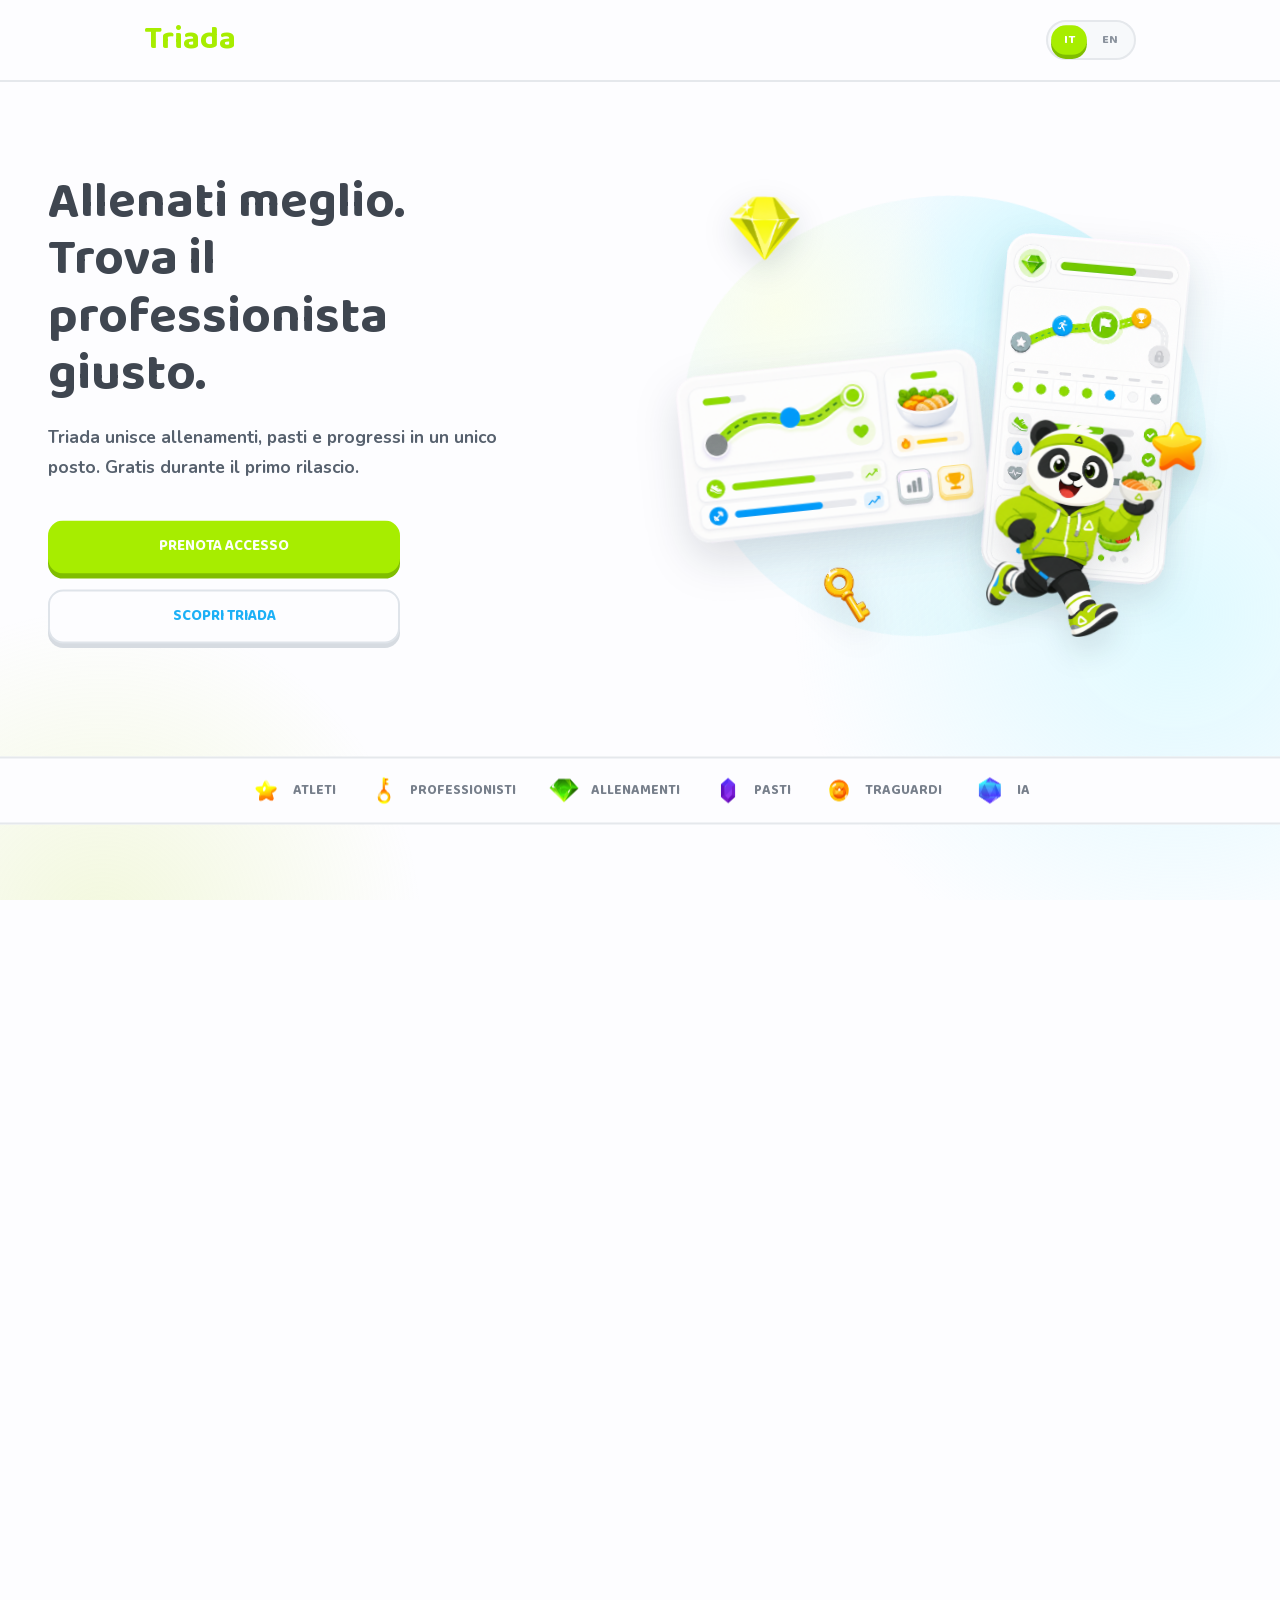
<file: index.html>
<!DOCTYPE html><html  lang="it-IT" dir="ltr"><head><meta charset="utf-8"><meta name="viewport" content="width=device-width, initial-scale=1"><title>Triada, allenati e trova professionisti gratis · Triada</title><script src="https://client.crisp.chat/l.js" async type="text/javascript"></script><script type="text/javascript">window.$crisp=[];window.CRISP_WEBSITE_ID="d5742b08-4805-43db-9907-e77cffa4b4d6";</script><style id="nuxt-ui-colors">@layer theme{:root,:host{--ui-color-primary-50:var(--color-green-50,oklch(98.2% .018 155.826));--ui-color-primary-100:var(--color-green-100,oklch(96.2% .044 156.743));--ui-color-primary-200:var(--color-green-200,oklch(92.5% .084 155.995));--ui-color-primary-300:var(--color-green-300,oklch(87.1% .15 154.449));--ui-color-primary-400:var(--color-green-400,oklch(79.2% .209 151.711));--ui-color-primary-500:var(--color-green-500,oklch(72.3% .219 149.579));--ui-color-primary-600:var(--color-green-600,oklch(62.7% .194 149.214));--ui-color-primary-700:var(--color-green-700,oklch(52.7% .154 150.069));--ui-color-primary-800:var(--color-green-800,oklch(44.8% .119 151.328));--ui-color-primary-900:var(--color-green-900,oklch(39.3% .095 152.535));--ui-color-primary-950:var(--color-green-950,oklch(26.6% .065 152.934));--ui-color-secondary-50:var(--color-blue-50,oklch(97% .014 254.604));--ui-color-secondary-100:var(--color-blue-100,oklch(93.2% .032 255.585));--ui-color-secondary-200:var(--color-blue-200,oklch(88.2% .059 254.128));--ui-color-secondary-300:var(--color-blue-300,oklch(80.9% .105 251.813));--ui-color-secondary-400:var(--color-blue-400,oklch(70.7% .165 254.624));--ui-color-secondary-500:var(--color-blue-500,oklch(62.3% .214 259.815));--ui-color-secondary-600:var(--color-blue-600,oklch(54.6% .245 262.881));--ui-color-secondary-700:var(--color-blue-700,oklch(48.8% .243 264.376));--ui-color-secondary-800:var(--color-blue-800,oklch(42.4% .199 265.638));--ui-color-secondary-900:var(--color-blue-900,oklch(37.9% .146 265.522));--ui-color-secondary-950:var(--color-blue-950,oklch(28.2% .091 267.935));--ui-color-success-50:var(--color-green-50,oklch(98.2% .018 155.826));--ui-color-success-100:var(--color-green-100,oklch(96.2% .044 156.743));--ui-color-success-200:var(--color-green-200,oklch(92.5% .084 155.995));--ui-color-success-300:var(--color-green-300,oklch(87.1% .15 154.449));--ui-color-success-400:var(--color-green-400,oklch(79.2% .209 151.711));--ui-color-success-500:var(--color-green-500,oklch(72.3% .219 149.579));--ui-color-success-600:var(--color-green-600,oklch(62.7% .194 149.214));--ui-color-success-700:var(--color-green-700,oklch(52.7% .154 150.069));--ui-color-success-800:var(--color-green-800,oklch(44.8% .119 151.328));--ui-color-success-900:var(--color-green-900,oklch(39.3% .095 152.535));--ui-color-success-950:var(--color-green-950,oklch(26.6% .065 152.934));--ui-color-info-50:var(--color-blue-50,oklch(97% .014 254.604));--ui-color-info-100:var(--color-blue-100,oklch(93.2% .032 255.585));--ui-color-info-200:var(--color-blue-200,oklch(88.2% .059 254.128));--ui-color-info-300:var(--color-blue-300,oklch(80.9% .105 251.813));--ui-color-info-400:var(--color-blue-400,oklch(70.7% .165 254.624));--ui-color-info-500:var(--color-blue-500,oklch(62.3% .214 259.815));--ui-color-info-600:var(--color-blue-600,oklch(54.6% .245 262.881));--ui-color-info-700:var(--color-blue-700,oklch(48.8% .243 264.376));--ui-color-info-800:var(--color-blue-800,oklch(42.4% .199 265.638));--ui-color-info-900:var(--color-blue-900,oklch(37.9% .146 265.522));--ui-color-info-950:var(--color-blue-950,oklch(28.2% .091 267.935));--ui-color-warning-50:var(--color-yellow-50,oklch(98.7% .026 102.212));--ui-color-warning-100:var(--color-yellow-100,oklch(97.3% .071 103.193));--ui-color-warning-200:var(--color-yellow-200,oklch(94.5% .129 101.54));--ui-color-warning-300:var(--color-yellow-300,oklch(90.5% .182 98.111));--ui-color-warning-400:var(--color-yellow-400,oklch(85.2% .199 91.936));--ui-color-warning-500:var(--color-yellow-500,oklch(79.5% .184 86.047));--ui-color-warning-600:var(--color-yellow-600,oklch(68.1% .162 75.834));--ui-color-warning-700:var(--color-yellow-700,oklch(55.4% .135 66.442));--ui-color-warning-800:var(--color-yellow-800,oklch(47.6% .114 61.907));--ui-color-warning-900:var(--color-yellow-900,oklch(42.1% .095 57.708));--ui-color-warning-950:var(--color-yellow-950,oklch(28.6% .066 53.813));--ui-color-error-50:var(--color-red-50,oklch(97.1% .013 17.38));--ui-color-error-100:var(--color-red-100,oklch(93.6% .032 17.717));--ui-color-error-200:var(--color-red-200,oklch(88.5% .062 18.334));--ui-color-error-300:var(--color-red-300,oklch(80.8% .114 19.571));--ui-color-error-400:var(--color-red-400,oklch(70.4% .191 22.216));--ui-color-error-500:var(--color-red-500,oklch(63.7% .237 25.331));--ui-color-error-600:var(--color-red-600,oklch(57.7% .245 27.325));--ui-color-error-700:var(--color-red-700,oklch(50.5% .213 27.518));--ui-color-error-800:var(--color-red-800,oklch(44.4% .177 26.899));--ui-color-error-900:var(--color-red-900,oklch(39.6% .141 25.723));--ui-color-error-950:var(--color-red-950,oklch(25.8% .092 26.042));--ui-color-neutral-50:var(--color-slate-50,oklch(98.4% .003 247.858));--ui-color-neutral-100:var(--color-slate-100,oklch(96.8% .007 247.896));--ui-color-neutral-200:var(--color-slate-200,oklch(92.9% .013 255.508));--ui-color-neutral-300:var(--color-slate-300,oklch(86.9% .022 252.894));--ui-color-neutral-400:var(--color-slate-400,oklch(70.4% .04 256.788));--ui-color-neutral-500:var(--color-slate-500,oklch(55.4% .046 257.417));--ui-color-neutral-600:var(--color-slate-600,oklch(44.6% .043 257.281));--ui-color-neutral-700:var(--color-slate-700,oklch(37.2% .044 257.287));--ui-color-neutral-800:var(--color-slate-800,oklch(27.9% .041 260.031));--ui-color-neutral-900:var(--color-slate-900,oklch(20.8% .042 265.755));--ui-color-neutral-950:var(--color-slate-950,oklch(12.9% .042 264.695))}:root,:host,.light{--ui-primary:var(--ui-color-primary-500);--ui-secondary:var(--ui-color-secondary-500);--ui-success:var(--ui-color-success-500);--ui-info:var(--ui-color-info-500);--ui-warning:var(--ui-color-warning-500);--ui-error:var(--ui-color-error-500)}.dark{--ui-primary:var(--ui-color-primary-400);--ui-secondary:var(--ui-color-secondary-400);--ui-success:var(--ui-color-success-400);--ui-info:var(--ui-color-info-400);--ui-warning:var(--ui-color-warning-400);--ui-error:var(--ui-color-error-400)}}</style><style>.footer-cta[data-v-a6ea1404]{background:#fdfdff;isolation:isolate;min-height:48rem;overflow:hidden;position:relative;text-align:center}.footer-wave[data-v-a6ea1404]{background:var(--triada-green);border-radius:52% 48% 0 0/35% 35% 0 0;height:min(43vw,27rem);inset:auto -8vw 0;position:absolute;transform-origin:center bottom;z-index:-1}.footer-wave[data-v-a6ea1404]:before{background:#fdfdff;border-radius:0 0 999px 999px;content:"";height:16rem;left:35%;position:absolute;top:-9rem;width:30%}.footer-title[data-v-a6ea1404]{color:var(--triada-heading-lime);font-family:var(--font-display);font-size:clamp(3rem,6vw,5.8rem);font-weight:900;line-height:1.06}@media(max-width:860px){.footer-cta[data-v-a6ea1404]{min-height:43rem}.footer-cta .duo-button[data-v-a6ea1404]{min-width:min(18rem,100%)}.footer-title[data-v-a6ea1404]{font-size:clamp(2.55rem,12vw,4rem)}}</style><link rel="stylesheet" href="/_nuxt/entry.ZORiv7WQ.css" crossorigin><link rel="preload" as="fetch" crossorigin="anonymous" href="/_payload.json?f13d593c-2a08-43eb-b270-c6a682922f36"><link rel="modulepreload" as="script" crossorigin href="/_nuxt/BsWcMopP.js"><script type="module" src="/_nuxt/BsWcMopP.js" crossorigin></script><link rel="prefetch" as="script" crossorigin href="/_nuxt/CAk1dYw0.js"><link rel="icon" type="image/x-icon" href="/favicon.ico"><link rel="shortcut icon" type="image/x-icon" href="/favicon.ico"><link rel="apple-touch-icon" href="/images/athlete_transparent.png"><meta name="theme-color" content="#a7ed00"><meta name="application-name" content="Triada"><meta name="apple-mobile-web-app-title" content="Triada"><meta name="author" content="Triada"><meta name="color-scheme" content="light"><meta name="robots" content="index, follow, max-image-preview:large, max-snippet:-1, max-video-preview:-1"><meta property="og:type" content="website"><meta property="og:site_name" content="Triada"><meta property="og:image" content="https://triada.uniqua.dev/images/athlete_transparent.png"><meta name="twitter:card" content="summary_large_image"><meta name="twitter:image" content="https://triada.uniqua.dev/images/athlete_transparent.png"><meta property="og:title" content="Triada, allenati e trova professionisti gratis"><meta name="twitter:title" content="Triada, allenati e trova professionisti gratis"><meta name="description" content="Triada collega atleti, coach, nutrizionisti e professionisti con strumenti semplici per allenamenti, pasti, progressi e collaborazione."><meta property="og:description" content="Triada collega atleti, coach, nutrizionisti e professionisti con strumenti semplici per allenamenti, pasti, progressi e collaborazione."><meta name="twitter:description" content="Triada collega atleti, coach, nutrizionisti e professionisti con strumenti semplici per allenamenti, pasti, progressi e collaborazione."><meta name="keywords" content="Triada, app allenamento, trova coach online, nutrizionista sportivo, personal trainer, schede allenamento, dieta sportiva, progressi fitness, piattaforma atleti, professionisti sport"><meta property="og:locale" content="it_IT"><link rel="canonical" href="https://triada.uniqua.dev/"><meta property="og:url" content="https://triada.uniqua.dev/"><script id="unhead:payload" type="application/json">{"titleTemplate":"%s · Triada"}</script><script>"use strict";(()=>{const t=window,e=document.documentElement,c=["dark","light"],n=getStorageValue("localStorage","nuxt-color-mode")||"light";let i=n==="system"?u():n;const r=e.getAttribute("data-color-mode-forced");r&&(i=r),l(i),t["__NUXT_COLOR_MODE__"]={preference:n,value:i,getColorScheme:u,addColorScheme:l,removeColorScheme:d};function l(o){const s=""+o+"",a="";e.classList?e.classList.add(s):e.className+=" "+s,a&&e.setAttribute("data-"+a,o)}function d(o){const s=""+o+"",a="";e.classList?e.classList.remove(s):e.className=e.className.replace(new RegExp(s,"g"),""),a&&e.removeAttribute("data-"+a)}function f(o){return t.matchMedia("(prefers-color-scheme"+o+")")}function u(){if(t.matchMedia&&f("").media!=="not all"){for(const o of c)if(f(":"+o).matches)return o}return"light"}})();function getStorageValue(t,e){switch(t){case"localStorage":return window.localStorage.getItem(e);case"sessionStorage":return window.sessionStorage.getItem(e);case"cookie":return getCookie(e);default:return null}}function getCookie(t){const c=("; "+window.document.cookie).split("; "+t+"=");if(c.length===2)return c.pop()?.split(";").shift()}</script></head><body><div id="__nuxt" class="isolate"><!--[--><!--[--><!--[--><!--[--><!--[--><div id="smooth-wrapper"><header data-site-header class="fixed inset-x-0 top-0 z-50 border-b-2 border-[#e5e8ec] bg-[#fdfdff]/95 backdrop-blur"><div class="duo-container flex h-20 items-center justify-between gap-4"><a href="#top" class="flex items-center gap-3" aria-label="Triada home"><span class="font-display text-[2rem] font-black leading-none text-[var(--triada-green)]">Triada</span></a><div class="flex items-center gap-3"><div class="hidden items-center gap-1 rounded-full border-2 border-[#e5e8ec] bg-[#f7f9fb] p-1 sm:flex" aria-label="Lingua sito" role="group"><!--[--><button type="button" aria-pressed="true" class="bg-[var(--triada-green)] text-white shadow-[0_4px_0_var(--triada-green-dark)] scale-105 rounded-full px-3 py-1.5 font-display text-xs font-black uppercase transition-all duration-300 ease-out">it</button><button type="button" aria-pressed="false" class="text-[#8a929d] hover:text-[#111c2d] hover:bg-white/50 active:scale-95 rounded-full px-3 py-1.5 font-display text-xs font-black uppercase transition-all duration-300 ease-out">en</button><!--]--></div><a href="https://docs.google.com/forms/d/e/1FAIpQLSe4wfysXglRvKfpsG8M5rA2Ft_gFauYuPVgkUZ2_eV339xflA/viewform?usp=publish-editor" target="_blank" rel="noopener" class="duo-button duo-button-primary nav-cta hidden xl:inline-flex">Prenota accesso</a></div></div></header><div id="smooth-content" class="triada-page"><main id="top"><section class="hero-stage"><div class="duo-container-wide grid items-center gap-10 lg:grid-cols-[1fr_1.05fr]"><div class="hero-copy max-w-[31rem] lg:justify-self-start"><h1 class="font-display text-[clamp(2.1rem,4vw,3.5rem)] font-black leading-[1.12] text-[#3f4650]" data-reveal>Allenati meglio. Trova il professionista giusto.</h1><p class="hero-body mt-5" data-reveal>Triada unisce allenamenti, pasti e progressi in un unico posto. Gratis durante il primo rilascio.</p><div class="mt-9 grid max-w-[22rem] gap-4" data-reveal><a href="https://docs.google.com/forms/d/e/1FAIpQLSe4wfysXglRvKfpsG8M5rA2Ft_gFauYuPVgkUZ2_eV339xflA/viewform?usp=publish-editor" target="_blank" rel="noopener" class="duo-button duo-button-primary">Prenota accesso</a><a href="#story" class="duo-button duo-button-secondary">Scopri Triada</a></div></div><div class="hero-art order-first lg:order-last" data-reveal><div class="hero-art-core"></div><img src="/images/story-layers/ui-track-meals.png" alt="" class="hero-ui-main"><img src="/images/story-layers/ui-athlete-route.png" alt="" class="hero-ui-side"><img src="/images/story-layers/panda-run-bowl.png" alt="" class="hero-panda" data-character data-float><img src="/images/layers/gem-main.png" alt="" class="float-asset hero-gem" data-float><img src="/images/layers/key-reward.png" alt="" class="float-asset hero-key" data-float><img src="/images/layers/star-reward.png" alt="" class="float-asset hero-star" data-float></div></div><div class="audience-strip mt-12 lg:mt-16 w-full"><div class="duo-container"><div class="strip-scroll flex items-center justify-center w-full" aria-label="Triada categories"><!--[--><span class="strip-item"><img src="/images/icon_gems/star.png" alt="" class="size-8 object-contain"> Atleti</span><span class="strip-item"><img src="/images/icon_gems/key.png" alt="" class="size-8 object-contain"> Professionisti</span><span class="strip-item"><img src="/images/icon_gems/gem_1.png" alt="" class="size-8 object-contain"> Allenamenti</span><span class="strip-item"><img src="/images/icon_gems/gem_2.png" alt="" class="size-8 object-contain"> Pasti</span><span class="strip-item"><img src="/images/icon_gems/coin.png" alt="" class="size-8 object-contain"> Traguardi</span><span class="strip-item"><img src="/images/icon_gems/gem_4.png" alt="" class="size-8 object-contain"> IA</span><span class="strip-item"><img src="/images/icon_gems/star.png" alt="" class="size-8 object-contain"> Atleti</span><span class="strip-item"><img src="/images/icon_gems/key.png" alt="" class="size-8 object-contain"> Professionisti</span><span class="strip-item"><img src="/images/icon_gems/gem_1.png" alt="" class="size-8 object-contain"> Allenamenti</span><span class="strip-item"><img src="/images/icon_gems/gem_2.png" alt="" class="size-8 object-contain"> Pasti</span><span class="strip-item"><img src="/images/icon_gems/coin.png" alt="" class="size-8 object-contain"> Traguardi</span><span class="strip-item"><img src="/images/icon_gems/gem_4.png" alt="" class="size-8 object-contain"> IA</span><!--]--></div></div></div></section><!--[--><section id="story" class="story-section" data-section><div class="duo-container-wide story-grid"><div class="story-copy" data-scroll-reveal><h2 class="story-title">Gratis. chiaro. immediato.</h2><p class="story-body">Tieni traccia di allenamenti e pasti in pochi tocchi, senza trasformare ogni aggiornamento in un lavoro.</p></div><div class="lg:order-1 story-art--light story-art" data-scroll-reveal><div class="story-stage"><div class="story-stage-core"></div><!--[--><img src="/images/story-layers/ui-track-meals.png" alt="" class="story-layer-ui story-layer-ui--tracking story-layer" style="left:44%;top:46%;width:58%;transform:translate(-50%, -50%) rotate(-5deg);" data-depth="0.12" draggable="false"><img src="/images/story-layers/panda-run-bowl.png" alt="" class="story-layer-panda story-layer-panda--run story-layer" style="right:5%;bottom:5%;width:31%;" data-depth="0.24" data-float="" draggable="false"><img src="/images/layers/gem-main.png" alt="" class="story-layer-gem story-layer-gem--tracking story-layer" style="left:8%;top:8%;width:15%;transform:rotate(-12deg);" data-depth="0.36" data-float="" draggable="false"><img src="/images/layers/key-reward.png" alt="" class="story-layer-key story-layer-key--tracking story-layer" style="left:26%;bottom:10%;width:10%;transform:rotate(12deg);" data-depth="0.28" data-float="" draggable="false"><img src="/images/layers/star-reward.png" alt="" class="story-layer-star story-layer-star--tracking story-layer" style="right:17%;top:10%;width:8%;" data-depth="0.4" data-float="" draggable="false"><!--]--></div></div></div></section><section class="story-section" data-section><div class="reverse duo-container-wide story-grid"><div class="lg:order-2 story-copy" data-scroll-reveal><h2 class="story-title">Da atleti per atleti!</h2><p class="story-body">Siamo atleti e professionisti: progettiamo Triada per lasciarti concentrare su salute, costanza e risultati reali.</p></div><div class="lg:order-1 story-art--blue is-reverse story-art" data-scroll-reveal><div class="story-stage"><div class="story-stage-core"></div><!--[--><img src="/images/story-layers/ui-athlete-route.png" alt="" class="story-layer-ui story-layer-ui--athlete story-layer" style="right:6%;top:7%;width:36%;transform:rotate(4deg);" data-depth="0.14" draggable="false"><img src="/images/story-layers/panda-tablet.png" alt="" class="story-layer-panda story-layer-panda--tablet story-layer" style="left:8%;bottom:2%;width:33%;" data-depth="0.28" data-float="" draggable="false"><img src="/images/layers/reward-cluster.png" alt="" class="story-layer-reward story-layer-reward--athlete story-layer" style="left:34%;top:26%;width:24%;transform:rotate(-8deg);" data-depth="0.22" data-float="" draggable="false"><img src="/images/layers/star-reward.png" alt="" class="story-layer-star story-layer-star--athlete story-layer" style="right:22%;bottom:10%;width:8%;" data-depth="0.36" data-float="" draggable="false"><!--]--></div></div></div></section><section class="story-section blue-band" data-section><div class="duo-container-wide story-grid"><div class="story-copy" data-scroll-reveal><h2 class="story-title">Mostra i progressi che contano.</h2><p class="story-body">Raccogli risultati, note e momenti chiave in un flusso semplice da condividere con chi ti segue.</p></div><div class="lg:order-1 story-art--light story-art" data-scroll-reveal><div class="story-stage"><div class="story-stage-core"></div><!--[--><img src="/images/story-layers/ui-progress-share.png" alt="" class="story-layer-ui story-layer-ui--progress story-layer" style="left:50%;top:44%;width:59%;transform:translate(-50%, -50%) rotate(2deg);" data-depth="0.12" draggable="false"><img src="/images/story-layers/panda-celebrate.png" alt="" class="story-layer-panda story-layer-panda--celebrate story-layer" style="left:4%;bottom:4%;width:29%;transform:rotate(-4deg);" data-depth="0.26" data-float="" draggable="false"><img src="/images/layers/gem-main.png" alt="" class="story-layer-gem story-layer-gem--progress story-layer" style="right:6%;top:9%;width:15%;transform:rotate(12deg);" data-depth="0.36" data-float="" draggable="false"><img src="/images/layers/key-reward.png" alt="" class="story-layer-key story-layer-key--progress story-layer" style="right:17%;bottom:12%;width:10%;transform:rotate(-8deg);" data-depth="0.32" data-float="" draggable="false"><!--]--></div></div></div></section><section class="story-section" data-section><div class="reverse duo-container-wide story-grid"><div class="lg:order-2 story-copy" data-scroll-reveal><h2 class="story-title">Non devi sentirti solo.</h2><p class="story-body">Cerca un professionista o porta il tuo team con te nella prima piattaforma che vi mette davvero in contatto.</p></div><div class="lg:order-1 story-art--blue is-reverse story-art" data-scroll-reveal><div class="story-stage"><div class="story-stage-core"></div><!--[--><img src="/images/story-layers/ui-connect-board.png" alt="" class="story-layer-ui story-layer-ui--connect story-layer" style="left:49%;top:42%;width:64%;transform:translate(-50%, -50%) rotate(-2deg);" data-depth="0.12" draggable="false"><img src="/images/story-layers/panda-tablet.png" alt="" class="story-layer-panda story-layer-panda--connect story-layer" style="right:4%;bottom:2%;width:28%;transform:rotate(2deg);" data-depth="0.28" data-float="" draggable="false"><img src="/images/layers/star-reward.png" alt="" class="story-layer-star story-layer-star--connect story-layer" style="left:10%;top:12%;width:9%;" data-depth="0.36" data-float="" draggable="false"><img src="/images/layers/key-reward.png" alt="" class="story-layer-key story-layer-key--connect story-layer" style="left:20%;bottom:12%;width:9%;transform:rotate(12deg);" data-depth="0.3" data-float="" draggable="false"><!--]--></div></div></div></section><!--]--><section class="super-band py-[clamp(9rem,16vw,15rem)]" data-section><div class="duo-container-wide super-grid"><div class="super-art" data-scroll-reveal><img src="/images/story-layers/ui-pro-suite.png" alt="" class="super-dashboard"><img src="/images/story-layers/ui-pro-tools.png" alt="" class="super-tools"><img src="/images/athlete_transparent.png" alt="" class="super-character" data-character data-float><img src="/images/layers/gem-main.png" alt="" class="float-asset super-gem-one" data-float><img src="/images/layers/key-reward.png" alt="" class="float-asset super-gem-two" data-float><img src="/images/layers/star-reward.png" alt="" class="float-asset super-star" data-float></div><div class="super-copy" data-scroll-reveal><p class="super-eyebrow">Segui con noi</p><h2 class="super-title mt-3">SUPER TRIADA</h2><p class="mt-8 max-w-[34rem] text-lg font-bold leading-8 text-white/82">Per coach, nutrizionisti e professionisti: meno strumenti sparsi, piu tempo per seguire davvero atleti e clienti.</p><a href="https://docs.google.com/forms/d/e/1FAIpQLSe4wfysXglRvKfpsG8M5rA2Ft_gFauYuPVgkUZ2_eV339xflA/viewform?usp=publish-editor" target="_blank" rel="noopener" class="duo-button duo-button-primary mt-9">Prenota accesso</a></div></div></section><!--[--><section class="story-section" data-section><div class="reverse duo-container-wide story-grid"><div class="lg:order-2 story-copy" data-scroll-reveal><h2 class="story-title">Prova senza pressione.</h2><p class="story-body">Entra nel primo rilascio, esplora la suite professionale e valuta Triada sul tuo lavoro reale.</p></div><div class="lg:order-1 story-art--night is-reverse story-art" data-scroll-reveal><div class="story-stage"><div class="story-stage-core"></div><!--[--><img src="/images/story-layers/ui-pro-suite.png" alt="" class="story-layer-ui story-layer-ui--suite story-layer" style="right:3%;top:18%;width:64%;transform:rotate(3deg);" data-depth="0.12" draggable="false"><img src="/images/story-layers/panda-professional.png" alt="" class="story-layer-panda story-layer-panda--professional story-layer" style="left:3%;bottom:2%;width:29%;" data-depth="0.28" data-float="" draggable="false"><img src="/images/layers/gem-main.png" alt="" class="story-layer-gem story-layer-gem--suite story-layer" style="left:18%;top:9%;width:14%;transform:rotate(-10deg);" data-depth="0.36" data-float="" draggable="false"><img src="/images/layers/star-reward.png" alt="" class="story-layer-star story-layer-star--suite story-layer" style="right:10%;bottom:10%;width:8%;" data-depth="0.34" data-float="" draggable="false"><!--]--></div></div></div></section><section class="story-section blue-band" data-section><div class="duo-container-wide story-grid"><div class="story-copy" data-scroll-reveal><h2 class="story-title">Tutti gli strumenti di cui hai bisogno.</h2><p class="story-body">Schede, diete, CRM, conversazioni, abbonamenti e supporto IA nello stesso flusso operativo.</p></div><div class="lg:order-1 story-art--night story-art" data-scroll-reveal><div class="story-stage"><div class="story-stage-core"></div><!--[--><img src="/images/story-layers/ui-pro-tools.png" alt="" class="story-layer-ui story-layer-ui--tools story-layer" style="left:50%;top:42%;width:65%;transform:translate(-50%, -50%) rotate(-1deg);" data-depth="0.12" draggable="false"><img src="/images/story-layers/panda-professional.png" alt="" class="story-layer-panda story-layer-panda--tools story-layer" style="right:2%;bottom:2%;width:27%;" data-depth="0.28" data-float="" draggable="false"><img src="/images/layers/key-reward.png" alt="" class="story-layer-key story-layer-key--tools story-layer" style="left:9%;top:14%;width:10%;transform:rotate(13deg);" data-depth="0.34" data-float="" draggable="false"><img src="/images/layers/gem-main.png" alt="" class="story-layer-gem story-layer-gem--tools story-layer" style="left:15%;bottom:11%;width:13%;" data-depth="0.36" data-float="" draggable="false"><!--]--></div></div></div></section><section class="story-section" data-section><div class="reverse duo-container-wide story-grid"><div class="lg:order-2 story-copy" data-scroll-reveal><h2 class="story-title">Spostati senza limiti.</h2><p class="story-body">Importa ed esporta il tuo lavoro velocemente, senza perdere cio che hai costruito su altre piattaforme.</p></div><div class="lg:order-1 story-art--night is-reverse story-art" data-scroll-reveal><div class="story-stage"><div class="story-stage-core"></div><!--[--><img src="/images/story-layers/ui-import-export.png" alt="" class="story-layer-ui story-layer-ui--import story-layer" style="left:50%;top:43%;width:66%;transform:translate(-50%, -50%) rotate(2deg);" data-depth="0.12" draggable="false"><img src="/images/story-layers/panda-tablet.png" alt="" class="story-layer-panda story-layer-panda--import story-layer" style="left:5%;bottom:0%;width:27%;transform:rotate(-2deg);" data-depth="0.28" data-float="" draggable="false"><img src="/images/layers/key-reward.png" alt="" class="story-layer-key story-layer-key--import story-layer" style="right:10%;bottom:14%;width:10%;transform:rotate(-12deg);" data-depth="0.34" data-float="" draggable="false"><img src="/images/layers/star-reward.png" alt="" class="story-layer-star story-layer-star--import story-layer" style="left:18%;top:13%;width:8%;" data-depth="0.36" data-float="" draggable="false"><!--]--></div></div></div></section><!--]--><section class="footer-cta pt-[clamp(5rem,10vw,8rem)]" data-section data-v-a6ea1404><div class="duo-container relative z-10" data-scroll-reveal data-v-a6ea1404><h2 class="footer-title" data-v-a6ea1404>partecipa al primo rilascio</h2><a href="https://docs.google.com/forms/d/e/1FAIpQLSe4wfysXglRvKfpsG8M5rA2Ft_gFauYuPVgkUZ2_eV339xflA/viewform?usp=publish-editor" target="_blank" rel="noopener" class="duo-button duo-button-primary mt-10 min-w-[18rem]" data-v-a6ea1404>Prenota ora</a></div><div class="pointer-events-none absolute inset-x-0 bottom-[17rem] z-10 mx-auto h-[17rem] max-w-[56rem]" data-v-a6ea1404><img src="/images/icon_gems/chest_3.png" alt="" class="float-asset absolute left-[7%] top-[35%] w-28" data-float data-v-a6ea1404><img src="/images/icon_gems/coin.png" alt="" class="float-asset absolute left-[28%] top-[18%] w-16" data-float data-v-a6ea1404><img src="/images/triada-phone.svg" alt="" class="absolute left-1/2 top-[92%] w-36 -translate-x-1/2" data-float data-v-a6ea1404><img src="/images/icon_gems/gem_2.png" alt="" class="float-asset absolute right-[24%] top-[28%] w-14" data-float data-v-a6ea1404><img src="/images/icon_gems/star.png" alt="" class="float-asset absolute right-[9%] top-[42%] w-12" data-float data-v-a6ea1404></div><div class="footer-wave" data-v-a6ea1404></div><footer class="absolute inset-x-0 bottom-8 z-10" data-v-a6ea1404><div class="duo-container flex flex-col items-center justify-between gap-4 text-white sm:flex-row" data-v-a6ea1404><p class="font-display text-2xl font-black text-[var(--triada-heading-lime)] sm:text-white" data-v-a6ea1404>Triada</p><p class="max-w-[28rem] text-sm font-bold" data-v-a6ea1404>Allenamento, nutrizione e professionisti nello stesso ritmo.</p><p class="text-sm font-bold" data-v-a6ea1404>© 2026 Triada. Tutti i diritti riservati.</p></div></footer></section></main></div></div><!--]--><!--]--><!--[--><!--]--><!--v-if--><!--]--><!--[--><!--]--><!--]--><!--]--></div><div id="teleports"></div><script>window.__NUXT__={};window.__NUXT__.config={public:{vgsap:{},"nuxt-seo-utils-version":"8.1.11","seo-utils":{canonicalQueryWhitelist:["page","sort","filter","search","q","category","tag"],canonicalLowercase:true,tagPriority:"low",separator:"",titleSeparator:""},i18n:{baseUrl:"https://triada.uniqua.dev",defaultLocale:"it",rootRedirect:"",redirectStatusCode:302,skipSettingLocaleOnNavigate:false,locales:[{code:"it",name:"Italiano",language:"it-IT"},{code:"en",name:"English",language:"en-US"}],detectBrowserLanguage:{alwaysRedirect:false,cookieCrossOrigin:false,cookieDomain:"",cookieKey:"triada_locale",cookieSecure:false,fallbackLocale:"it",redirectOn:"root",useCookie:true},experimental:{localeDetector:"",typedPages:true,typedOptionsAndMessages:false,alternateLinkCanonicalQueries:true,devCache:false,cacheLifetime:"",stripMessagesPayload:false,preload:false,strictSeo:false,nitroContextDetection:true,httpCacheDuration:10,compactRoutes:false,prerenderMessages:false},domainLocales:{it:{domain:""},en:{domain:""}}},"nuxt-robots":{version:"6.0.8",isNuxtContentV2:false,debug:false,credits:true,groups:[{comment:[],disallow:[""],allow:["/","/en/"],userAgent:["*"],contentUsage:[],contentSignal:[],_indexable:true,_rules:[{pattern:"/",allow:true},{pattern:"/en/",allow:true}],_normalized:true}],sitemap:["/sitemap_index.xml","/sitemap_index.xml"],header:true,robotsEnabledValue:"index, follow, max-image-preview:large, max-snippet:-1, max-video-preview:-1",robotsDisabledValue:"noindex, nofollow",cacheControl:"max-age=14400, must-revalidate",botDetection:true,pageMetaRobots:{}},"nuxt-og-image":{defaults:{emojis:"noto",extension:"png",width:1200,height:600,cacheMaxAgeSeconds:259200},hasServerRuntime:true}},app:{baseURL:"/",buildId:"f13d593c-2a08-43eb-b270-c6a682922f36",buildAssetsDir:"/_nuxt/",cdnURL:""}}</script><script type="application/ld+json" data-nuxt-schema-org="true" data-hid="schema-org-graph">{"@context":"https://schema.org","@graph":[{"@id":"https://triada.uniqua.dev/index#website","@type":"WebSite","description":"Triada connects athletes, coaches, nutritionists and professionals with simple tools for training, meals, progress tracking and collaboration.","inLanguage":"it-IT","name":"Triada","url":"https://triada.uniqua.dev/index","publisher":{"@id":"https://triada.uniqua.dev/#identity"},"workTranslation":[{"@id":"https://triada.uniqua.dev/index#website"},{"@id":"https://triada.uniqua.dev/index#website"}]},{"@id":"https://triada.uniqua.dev/#webpage","@type":"WebPage","description":"Triada collega atleti, coach, nutrizionisti e professionisti con strumenti semplici per allenamenti, pasti, progressi e collaborazione.","name":"Triada, allenati e trova professionisti gratis","url":"https://triada.uniqua.dev/","about":{"@id":"https://triada.uniqua.dev/#identity"},"isPartOf":{"@id":"https://triada.uniqua.dev/index#website"},"potentialAction":[{"@type":"ReadAction","target":["https://triada.uniqua.dev/"]}],"primaryImageOfPage":{"@id":"https://triada.uniqua.dev/#logo"}},{"@id":"https://triada.uniqua.dev/#identity","@type":"Organization","description":"Triada connects athletes, coaches, nutritionists and professionals with simple tools for training, meals, progress tracking and collaboration.","name":"Triada","url":"https://triada.uniqua.dev","image":{"@id":"https://triada.uniqua.dev/#/schema/image/1"}},{"@id":"https://triada.uniqua.dev/#/schema/image/1","@type":"ImageObject","contentUrl":"https://triada.uniqua.dev/images/athlete_transparent.png","inLanguage":"it-IT","url":"https://triada.uniqua.dev/images/athlete_transparent.png"},{"@id":"https://triada.uniqua.dev/#logo","@type":"ImageObject","caption":"Triada","contentUrl":"https://triada.uniqua.dev/favicon.ico","inLanguage":"it-IT","url":"https://triada.uniqua.dev/favicon.ico"},{"@id":"https://triada.uniqua.dev/#organization","@type":"Organization","logo":"https://triada.uniqua.dev/favicon.ico","name":"Triada","url":"https://triada.uniqua.dev"}]}</script><script type="application/json" data-nuxt-data="nuxt-app" data-ssr="true" id="__NUXT_DATA__" data-src="/_payload.json?f13d593c-2a08-43eb-b270-c6a682922f36">[{"state":1,"once":26,"_errors":27,"serverRendered":5,"path":29,"prerenderedAt":30},["Reactive",2],{"$scolor-mode":3,"$si18n:cached-locale-configs":7,"$si18n:resolved-locale":12,"$snuxt-seo-utils:routeRules":13,"$stoasts":14,"$ssite-config":15},{"preference":4,"value":4,"unknown":5,"forced":6},"light",true,false,{"it":8,"en":10},{"fallbacks":9,"cacheable":5},[],{"fallbacks":11,"cacheable":5},[],"",{"head":-1,"seoMeta":-1},[],{"_priority":16,"currentLocale":21,"defaultLocale":21,"description":22,"env":23,"name":24,"url":25},{"env":17,"url":18,"name":19,"description":19,"defaultLocale":20,"currentLocale":20},-15,0,-3,-2,"it-IT","Triada connects athletes, coaches, nutritionists and professionals with simple tools for training, meals, progress tracking and collaboration.","production","Triada","https://triada.uniqua.dev",["Set"],["ShallowReactive",28],{},"/",1783020665116]</script></body></html>
</file>
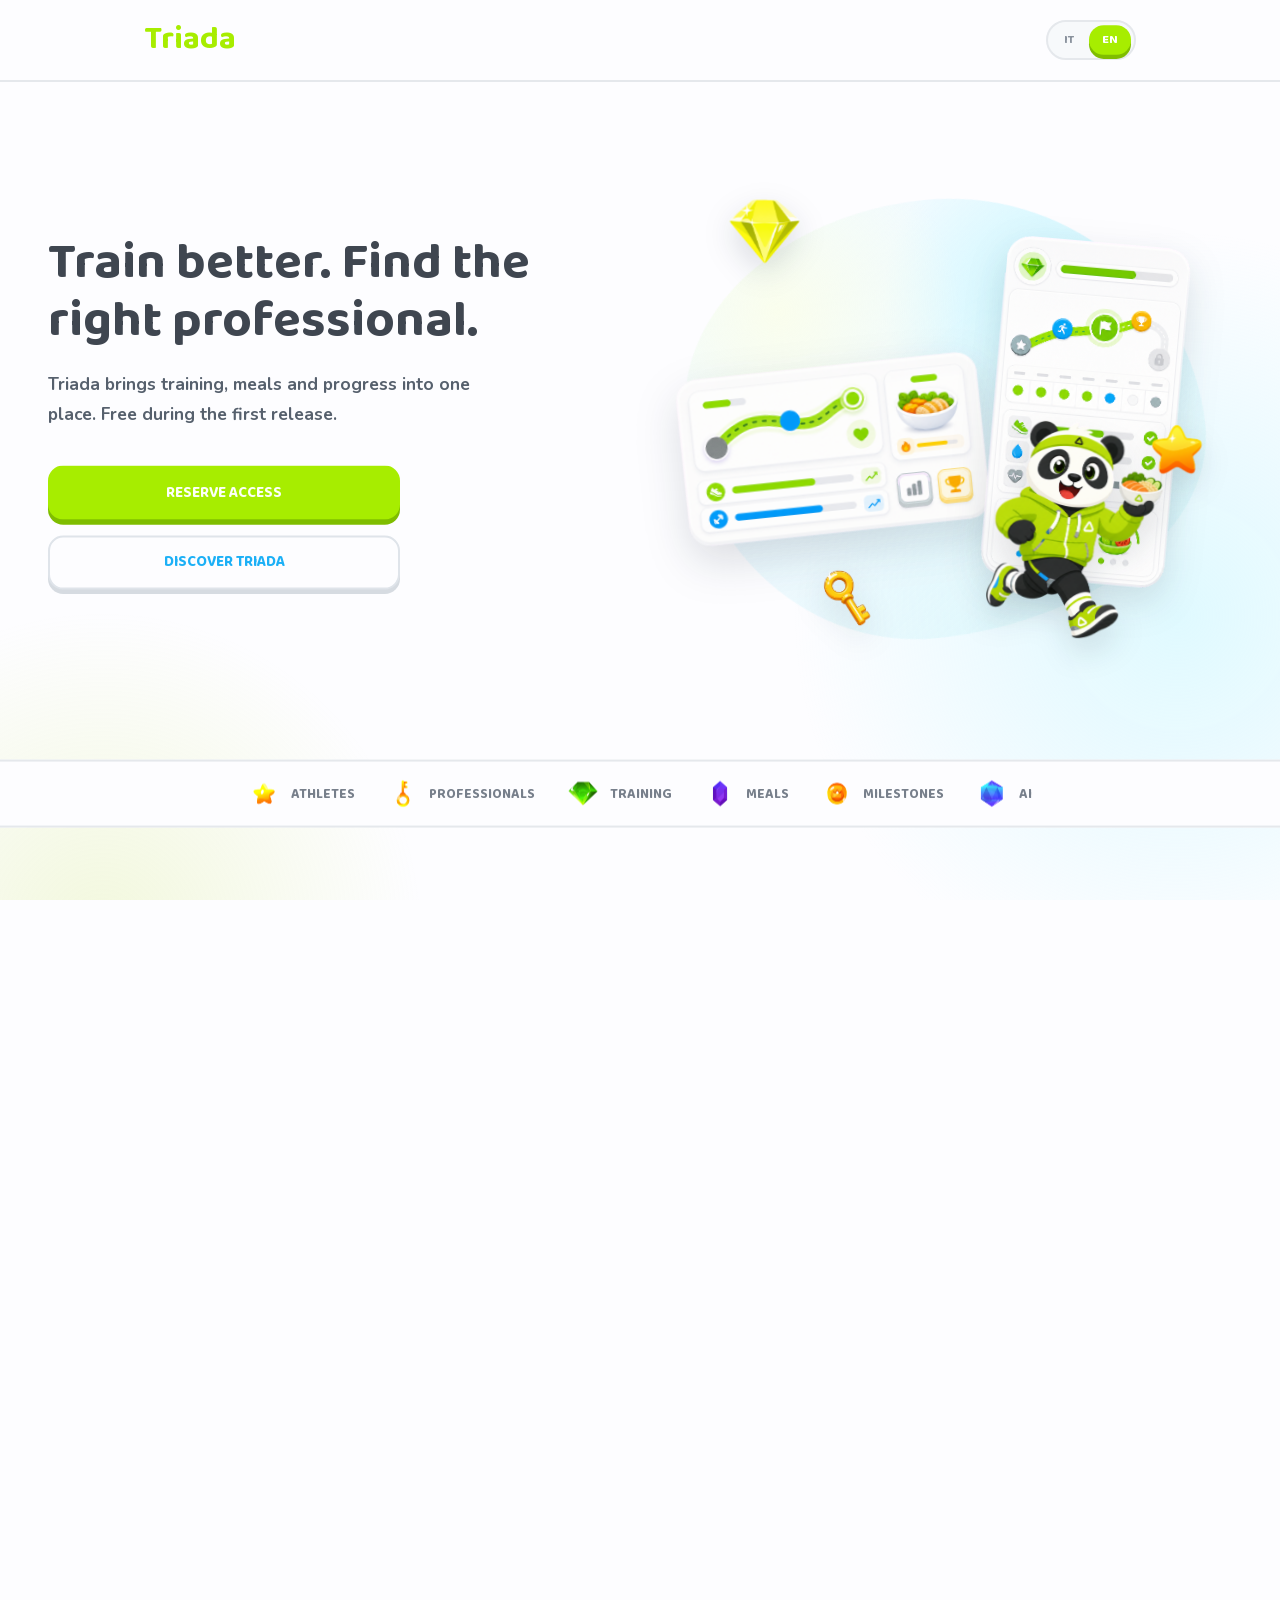
<file: en/index.html>
<!DOCTYPE html><html  lang="en-US" dir="ltr"><head><meta charset="utf-8"><meta name="viewport" content="width=device-width, initial-scale=1"><title>Triada, train and find professionals for free · Triada</title><script src="https://client.crisp.chat/l.js" async type="text/javascript"></script><script type="text/javascript">window.$crisp=[];window.CRISP_WEBSITE_ID="d5742b08-4805-43db-9907-e77cffa4b4d6";</script><style id="nuxt-ui-colors">@layer theme{:root,:host{--ui-color-primary-50:var(--color-green-50,oklch(98.2% .018 155.826));--ui-color-primary-100:var(--color-green-100,oklch(96.2% .044 156.743));--ui-color-primary-200:var(--color-green-200,oklch(92.5% .084 155.995));--ui-color-primary-300:var(--color-green-300,oklch(87.1% .15 154.449));--ui-color-primary-400:var(--color-green-400,oklch(79.2% .209 151.711));--ui-color-primary-500:var(--color-green-500,oklch(72.3% .219 149.579));--ui-color-primary-600:var(--color-green-600,oklch(62.7% .194 149.214));--ui-color-primary-700:var(--color-green-700,oklch(52.7% .154 150.069));--ui-color-primary-800:var(--color-green-800,oklch(44.8% .119 151.328));--ui-color-primary-900:var(--color-green-900,oklch(39.3% .095 152.535));--ui-color-primary-950:var(--color-green-950,oklch(26.6% .065 152.934));--ui-color-secondary-50:var(--color-blue-50,oklch(97% .014 254.604));--ui-color-secondary-100:var(--color-blue-100,oklch(93.2% .032 255.585));--ui-color-secondary-200:var(--color-blue-200,oklch(88.2% .059 254.128));--ui-color-secondary-300:var(--color-blue-300,oklch(80.9% .105 251.813));--ui-color-secondary-400:var(--color-blue-400,oklch(70.7% .165 254.624));--ui-color-secondary-500:var(--color-blue-500,oklch(62.3% .214 259.815));--ui-color-secondary-600:var(--color-blue-600,oklch(54.6% .245 262.881));--ui-color-secondary-700:var(--color-blue-700,oklch(48.8% .243 264.376));--ui-color-secondary-800:var(--color-blue-800,oklch(42.4% .199 265.638));--ui-color-secondary-900:var(--color-blue-900,oklch(37.9% .146 265.522));--ui-color-secondary-950:var(--color-blue-950,oklch(28.2% .091 267.935));--ui-color-success-50:var(--color-green-50,oklch(98.2% .018 155.826));--ui-color-success-100:var(--color-green-100,oklch(96.2% .044 156.743));--ui-color-success-200:var(--color-green-200,oklch(92.5% .084 155.995));--ui-color-success-300:var(--color-green-300,oklch(87.1% .15 154.449));--ui-color-success-400:var(--color-green-400,oklch(79.2% .209 151.711));--ui-color-success-500:var(--color-green-500,oklch(72.3% .219 149.579));--ui-color-success-600:var(--color-green-600,oklch(62.7% .194 149.214));--ui-color-success-700:var(--color-green-700,oklch(52.7% .154 150.069));--ui-color-success-800:var(--color-green-800,oklch(44.8% .119 151.328));--ui-color-success-900:var(--color-green-900,oklch(39.3% .095 152.535));--ui-color-success-950:var(--color-green-950,oklch(26.6% .065 152.934));--ui-color-info-50:var(--color-blue-50,oklch(97% .014 254.604));--ui-color-info-100:var(--color-blue-100,oklch(93.2% .032 255.585));--ui-color-info-200:var(--color-blue-200,oklch(88.2% .059 254.128));--ui-color-info-300:var(--color-blue-300,oklch(80.9% .105 251.813));--ui-color-info-400:var(--color-blue-400,oklch(70.7% .165 254.624));--ui-color-info-500:var(--color-blue-500,oklch(62.3% .214 259.815));--ui-color-info-600:var(--color-blue-600,oklch(54.6% .245 262.881));--ui-color-info-700:var(--color-blue-700,oklch(48.8% .243 264.376));--ui-color-info-800:var(--color-blue-800,oklch(42.4% .199 265.638));--ui-color-info-900:var(--color-blue-900,oklch(37.9% .146 265.522));--ui-color-info-950:var(--color-blue-950,oklch(28.2% .091 267.935));--ui-color-warning-50:var(--color-yellow-50,oklch(98.7% .026 102.212));--ui-color-warning-100:var(--color-yellow-100,oklch(97.3% .071 103.193));--ui-color-warning-200:var(--color-yellow-200,oklch(94.5% .129 101.54));--ui-color-warning-300:var(--color-yellow-300,oklch(90.5% .182 98.111));--ui-color-warning-400:var(--color-yellow-400,oklch(85.2% .199 91.936));--ui-color-warning-500:var(--color-yellow-500,oklch(79.5% .184 86.047));--ui-color-warning-600:var(--color-yellow-600,oklch(68.1% .162 75.834));--ui-color-warning-700:var(--color-yellow-700,oklch(55.4% .135 66.442));--ui-color-warning-800:var(--color-yellow-800,oklch(47.6% .114 61.907));--ui-color-warning-900:var(--color-yellow-900,oklch(42.1% .095 57.708));--ui-color-warning-950:var(--color-yellow-950,oklch(28.6% .066 53.813));--ui-color-error-50:var(--color-red-50,oklch(97.1% .013 17.38));--ui-color-error-100:var(--color-red-100,oklch(93.6% .032 17.717));--ui-color-error-200:var(--color-red-200,oklch(88.5% .062 18.334));--ui-color-error-300:var(--color-red-300,oklch(80.8% .114 19.571));--ui-color-error-400:var(--color-red-400,oklch(70.4% .191 22.216));--ui-color-error-500:var(--color-red-500,oklch(63.7% .237 25.331));--ui-color-error-600:var(--color-red-600,oklch(57.7% .245 27.325));--ui-color-error-700:var(--color-red-700,oklch(50.5% .213 27.518));--ui-color-error-800:var(--color-red-800,oklch(44.4% .177 26.899));--ui-color-error-900:var(--color-red-900,oklch(39.6% .141 25.723));--ui-color-error-950:var(--color-red-950,oklch(25.8% .092 26.042));--ui-color-neutral-50:var(--color-slate-50,oklch(98.4% .003 247.858));--ui-color-neutral-100:var(--color-slate-100,oklch(96.8% .007 247.896));--ui-color-neutral-200:var(--color-slate-200,oklch(92.9% .013 255.508));--ui-color-neutral-300:var(--color-slate-300,oklch(86.9% .022 252.894));--ui-color-neutral-400:var(--color-slate-400,oklch(70.4% .04 256.788));--ui-color-neutral-500:var(--color-slate-500,oklch(55.4% .046 257.417));--ui-color-neutral-600:var(--color-slate-600,oklch(44.6% .043 257.281));--ui-color-neutral-700:var(--color-slate-700,oklch(37.2% .044 257.287));--ui-color-neutral-800:var(--color-slate-800,oklch(27.9% .041 260.031));--ui-color-neutral-900:var(--color-slate-900,oklch(20.8% .042 265.755));--ui-color-neutral-950:var(--color-slate-950,oklch(12.9% .042 264.695))}:root,:host,.light{--ui-primary:var(--ui-color-primary-500);--ui-secondary:var(--ui-color-secondary-500);--ui-success:var(--ui-color-success-500);--ui-info:var(--ui-color-info-500);--ui-warning:var(--ui-color-warning-500);--ui-error:var(--ui-color-error-500)}.dark{--ui-primary:var(--ui-color-primary-400);--ui-secondary:var(--ui-color-secondary-400);--ui-success:var(--ui-color-success-400);--ui-info:var(--ui-color-info-400);--ui-warning:var(--ui-color-warning-400);--ui-error:var(--ui-color-error-400)}}</style><style>.footer-cta[data-v-a6ea1404]{background:#fdfdff;isolation:isolate;min-height:48rem;overflow:hidden;position:relative;text-align:center}.footer-wave[data-v-a6ea1404]{background:var(--triada-green);border-radius:52% 48% 0 0/35% 35% 0 0;height:min(43vw,27rem);inset:auto -8vw 0;position:absolute;transform-origin:center bottom;z-index:-1}.footer-wave[data-v-a6ea1404]:before{background:#fdfdff;border-radius:0 0 999px 999px;content:"";height:16rem;left:35%;position:absolute;top:-9rem;width:30%}.footer-title[data-v-a6ea1404]{color:var(--triada-heading-lime);font-family:var(--font-display);font-size:clamp(3rem,6vw,5.8rem);font-weight:900;line-height:1.06}@media(max-width:860px){.footer-cta[data-v-a6ea1404]{min-height:43rem}.footer-cta .duo-button[data-v-a6ea1404]{min-width:min(18rem,100%)}.footer-title[data-v-a6ea1404]{font-size:clamp(2.55rem,12vw,4rem)}}</style><link rel="stylesheet" href="/_nuxt/entry.ZORiv7WQ.css" crossorigin><link rel="preload" as="fetch" crossorigin="anonymous" href="/en/_payload.json?f13d593c-2a08-43eb-b270-c6a682922f36"><link rel="modulepreload" as="script" crossorigin href="/_nuxt/BsWcMopP.js"><script type="module" src="/_nuxt/BsWcMopP.js" crossorigin></script><link rel="prefetch" as="script" crossorigin href="/_nuxt/CAk1dYw0.js"><link rel="icon" type="image/x-icon" href="/favicon.ico"><link rel="shortcut icon" type="image/x-icon" href="/favicon.ico"><link rel="apple-touch-icon" href="/images/athlete_transparent.png"><meta name="theme-color" content="#a7ed00"><meta name="application-name" content="Triada"><meta name="apple-mobile-web-app-title" content="Triada"><meta name="author" content="Triada"><meta name="color-scheme" content="light"><meta name="robots" content="index, follow, max-image-preview:large, max-snippet:-1, max-video-preview:-1"><meta property="og:type" content="website"><meta property="og:site_name" content="Triada"><meta property="og:image" content="https://triada.uniqua.dev/images/athlete_transparent.png"><meta name="twitter:card" content="summary_large_image"><meta name="twitter:image" content="https://triada.uniqua.dev/images/athlete_transparent.png"><meta property="og:title" content="Triada, train and find professionals for free"><meta name="twitter:title" content="Triada, train and find professionals for free"><meta name="description" content="Triada connects athletes, coaches, nutritionists and professionals with simple tools for training, meals, progress tracking and collaboration."><meta property="og:description" content="Triada connects athletes, coaches, nutritionists and professionals with simple tools for training, meals, progress tracking and collaboration."><meta name="twitter:description" content="Triada connects athletes, coaches, nutritionists and professionals with simple tools for training, meals, progress tracking and collaboration."><meta name="keywords" content="Triada, training app, find online coach, sports nutritionist, personal trainer, workout plans, sports diet, fitness progress, athlete platform, sport professionals"><meta property="og:locale" content="en_US"><link rel="canonical" href="https://triada.uniqua.dev/en"><meta property="og:url" content="https://triada.uniqua.dev/en"><script id="unhead:payload" type="application/json">{"titleTemplate":"%s · Triada"}</script><script>"use strict";(()=>{const t=window,e=document.documentElement,c=["dark","light"],n=getStorageValue("localStorage","nuxt-color-mode")||"light";let i=n==="system"?u():n;const r=e.getAttribute("data-color-mode-forced");r&&(i=r),l(i),t["__NUXT_COLOR_MODE__"]={preference:n,value:i,getColorScheme:u,addColorScheme:l,removeColorScheme:d};function l(o){const s=""+o+"",a="";e.classList?e.classList.add(s):e.className+=" "+s,a&&e.setAttribute("data-"+a,o)}function d(o){const s=""+o+"",a="";e.classList?e.classList.remove(s):e.className=e.className.replace(new RegExp(s,"g"),""),a&&e.removeAttribute("data-"+a)}function f(o){return t.matchMedia("(prefers-color-scheme"+o+")")}function u(){if(t.matchMedia&&f("").media!=="not all"){for(const o of c)if(f(":"+o).matches)return o}return"light"}})();function getStorageValue(t,e){switch(t){case"localStorage":return window.localStorage.getItem(e);case"sessionStorage":return window.sessionStorage.getItem(e);case"cookie":return getCookie(e);default:return null}}function getCookie(t){const c=("; "+window.document.cookie).split("; "+t+"=");if(c.length===2)return c.pop()?.split(";").shift()}</script></head><body><div id="__nuxt" class="isolate"><!--[--><!--[--><!--[--><!--[--><!--[--><div id="smooth-wrapper"><header data-site-header class="fixed inset-x-0 top-0 z-50 border-b-2 border-[#e5e8ec] bg-[#fdfdff]/95 backdrop-blur"><div class="duo-container flex h-20 items-center justify-between gap-4"><a href="#top" class="flex items-center gap-3" aria-label="Triada home"><span class="font-display text-[2rem] font-black leading-none text-[var(--triada-green)]">Triada</span></a><div class="flex items-center gap-3"><div class="hidden items-center gap-1 rounded-full border-2 border-[#e5e8ec] bg-[#f7f9fb] p-1 sm:flex" aria-label="Site language" role="group"><!--[--><button type="button" aria-pressed="false" class="text-[#8a929d] hover:text-[#111c2d] hover:bg-white/50 active:scale-95 rounded-full px-3 py-1.5 font-display text-xs font-black uppercase transition-all duration-300 ease-out">it</button><button type="button" aria-pressed="true" class="bg-[var(--triada-green)] text-white shadow-[0_4px_0_var(--triada-green-dark)] scale-105 rounded-full px-3 py-1.5 font-display text-xs font-black uppercase transition-all duration-300 ease-out">en</button><!--]--></div><a href="https://docs.google.com/forms/d/e/1FAIpQLSe4wfysXglRvKfpsG8M5rA2Ft_gFauYuPVgkUZ2_eV339xflA/viewform?usp=publish-editor" target="_blank" rel="noopener" class="duo-button duo-button-primary nav-cta hidden xl:inline-flex">Reserve access</a></div></div></header><div id="smooth-content" class="triada-page"><main id="top"><section class="hero-stage"><div class="duo-container-wide grid items-center gap-10 lg:grid-cols-[1fr_1.05fr]"><div class="hero-copy max-w-[31rem] lg:justify-self-start"><h1 class="font-display text-[clamp(2.1rem,4vw,3.5rem)] font-black leading-[1.12] text-[#3f4650]" data-reveal>Train better. Find the right professional.</h1><p class="hero-body mt-5" data-reveal>Triada brings training, meals and progress into one place. Free during the first release.</p><div class="mt-9 grid max-w-[22rem] gap-4" data-reveal><a href="https://docs.google.com/forms/d/e/1FAIpQLSe4wfysXglRvKfpsG8M5rA2Ft_gFauYuPVgkUZ2_eV339xflA/viewform?usp=publish-editor" target="_blank" rel="noopener" class="duo-button duo-button-primary">Reserve access</a><a href="#story" class="duo-button duo-button-secondary">Discover Triada</a></div></div><div class="hero-art order-first lg:order-last" data-reveal><div class="hero-art-core"></div><img src="/images/story-layers/ui-track-meals.png" alt="" class="hero-ui-main"><img src="/images/story-layers/ui-athlete-route.png" alt="" class="hero-ui-side"><img src="/images/story-layers/panda-run-bowl.png" alt="" class="hero-panda" data-character data-float><img src="/images/layers/gem-main.png" alt="" class="float-asset hero-gem" data-float><img src="/images/layers/key-reward.png" alt="" class="float-asset hero-key" data-float><img src="/images/layers/star-reward.png" alt="" class="float-asset hero-star" data-float></div></div><div class="audience-strip mt-12 lg:mt-16 w-full"><div class="duo-container"><div class="strip-scroll flex items-center justify-center w-full" aria-label="Triada categories"><!--[--><span class="strip-item"><img src="/images/icon_gems/star.png" alt="" class="size-8 object-contain"> Athletes</span><span class="strip-item"><img src="/images/icon_gems/key.png" alt="" class="size-8 object-contain"> Professionals</span><span class="strip-item"><img src="/images/icon_gems/gem_1.png" alt="" class="size-8 object-contain"> Training</span><span class="strip-item"><img src="/images/icon_gems/gem_2.png" alt="" class="size-8 object-contain"> Meals</span><span class="strip-item"><img src="/images/icon_gems/coin.png" alt="" class="size-8 object-contain"> Milestones</span><span class="strip-item"><img src="/images/icon_gems/gem_4.png" alt="" class="size-8 object-contain"> AI</span><span class="strip-item"><img src="/images/icon_gems/star.png" alt="" class="size-8 object-contain"> Athletes</span><span class="strip-item"><img src="/images/icon_gems/key.png" alt="" class="size-8 object-contain"> Professionals</span><span class="strip-item"><img src="/images/icon_gems/gem_1.png" alt="" class="size-8 object-contain"> Training</span><span class="strip-item"><img src="/images/icon_gems/gem_2.png" alt="" class="size-8 object-contain"> Meals</span><span class="strip-item"><img src="/images/icon_gems/coin.png" alt="" class="size-8 object-contain"> Milestones</span><span class="strip-item"><img src="/images/icon_gems/gem_4.png" alt="" class="size-8 object-contain"> AI</span><!--]--></div></div></div></section><!--[--><section id="story" class="story-section" data-section><div class="duo-container-wide story-grid"><div class="story-copy" data-scroll-reveal><h2 class="story-title">Free. clear. immediate.</h2><p class="story-body">Track workouts and meals in a few taps, without turning every update into extra work.</p></div><div class="lg:order-1 story-art--light story-art" data-scroll-reveal><div class="story-stage"><div class="story-stage-core"></div><!--[--><img src="/images/story-layers/ui-track-meals.png" alt="" class="story-layer-ui story-layer-ui--tracking story-layer" style="left:44%;top:46%;width:58%;transform:translate(-50%, -50%) rotate(-5deg);" data-depth="0.12" draggable="false"><img src="/images/story-layers/panda-run-bowl.png" alt="" class="story-layer-panda story-layer-panda--run story-layer" style="right:5%;bottom:5%;width:31%;" data-depth="0.24" data-float="" draggable="false"><img src="/images/layers/gem-main.png" alt="" class="story-layer-gem story-layer-gem--tracking story-layer" style="left:8%;top:8%;width:15%;transform:rotate(-12deg);" data-depth="0.36" data-float="" draggable="false"><img src="/images/layers/key-reward.png" alt="" class="story-layer-key story-layer-key--tracking story-layer" style="left:26%;bottom:10%;width:10%;transform:rotate(12deg);" data-depth="0.28" data-float="" draggable="false"><img src="/images/layers/star-reward.png" alt="" class="story-layer-star story-layer-star--tracking story-layer" style="right:17%;top:10%;width:8%;" data-depth="0.4" data-float="" draggable="false"><!--]--></div></div></div></section><section class="story-section" data-section><div class="reverse duo-container-wide story-grid"><div class="lg:order-2 story-copy" data-scroll-reveal><h2 class="story-title">Built by athletes for athletes!</h2><p class="story-body">We are athletes and professionals, shaping Triada so you can focus on health, consistency and real progress.</p></div><div class="lg:order-1 story-art--blue is-reverse story-art" data-scroll-reveal><div class="story-stage"><div class="story-stage-core"></div><!--[--><img src="/images/story-layers/ui-athlete-route.png" alt="" class="story-layer-ui story-layer-ui--athlete story-layer" style="right:6%;top:7%;width:36%;transform:rotate(4deg);" data-depth="0.14" draggable="false"><img src="/images/story-layers/panda-tablet.png" alt="" class="story-layer-panda story-layer-panda--tablet story-layer" style="left:8%;bottom:2%;width:33%;" data-depth="0.28" data-float="" draggable="false"><img src="/images/layers/reward-cluster.png" alt="" class="story-layer-reward story-layer-reward--athlete story-layer" style="left:34%;top:26%;width:24%;transform:rotate(-8deg);" data-depth="0.22" data-float="" draggable="false"><img src="/images/layers/star-reward.png" alt="" class="story-layer-star story-layer-star--athlete story-layer" style="right:22%;bottom:10%;width:8%;" data-depth="0.36" data-float="" draggable="false"><!--]--></div></div></div></section><section class="story-section blue-band" data-section><div class="duo-container-wide story-grid"><div class="story-copy" data-scroll-reveal><h2 class="story-title">Show the progress that matters.</h2><p class="story-body">Collect results, notes and key moments in a simple flow you can share with the people guiding you.</p></div><div class="lg:order-1 story-art--light story-art" data-scroll-reveal><div class="story-stage"><div class="story-stage-core"></div><!--[--><img src="/images/story-layers/ui-progress-share.png" alt="" class="story-layer-ui story-layer-ui--progress story-layer" style="left:50%;top:44%;width:59%;transform:translate(-50%, -50%) rotate(2deg);" data-depth="0.12" draggable="false"><img src="/images/story-layers/panda-celebrate.png" alt="" class="story-layer-panda story-layer-panda--celebrate story-layer" style="left:4%;bottom:4%;width:29%;transform:rotate(-4deg);" data-depth="0.26" data-float="" draggable="false"><img src="/images/layers/gem-main.png" alt="" class="story-layer-gem story-layer-gem--progress story-layer" style="right:6%;top:9%;width:15%;transform:rotate(12deg);" data-depth="0.36" data-float="" draggable="false"><img src="/images/layers/key-reward.png" alt="" class="story-layer-key story-layer-key--progress story-layer" style="right:17%;bottom:12%;width:10%;transform:rotate(-8deg);" data-depth="0.32" data-float="" draggable="false"><!--]--></div></div></div></section><section class="story-section" data-section><div class="reverse duo-container-wide story-grid"><div class="lg:order-2 story-copy" data-scroll-reveal><h2 class="story-title">You do not train alone.</h2><p class="story-body">Find a professional or bring your team with you into the first platform that truly keeps everyone connected.</p></div><div class="lg:order-1 story-art--blue is-reverse story-art" data-scroll-reveal><div class="story-stage"><div class="story-stage-core"></div><!--[--><img src="/images/story-layers/ui-connect-board.png" alt="" class="story-layer-ui story-layer-ui--connect story-layer" style="left:49%;top:42%;width:64%;transform:translate(-50%, -50%) rotate(-2deg);" data-depth="0.12" draggable="false"><img src="/images/story-layers/panda-tablet.png" alt="" class="story-layer-panda story-layer-panda--connect story-layer" style="right:4%;bottom:2%;width:28%;transform:rotate(2deg);" data-depth="0.28" data-float="" draggable="false"><img src="/images/layers/star-reward.png" alt="" class="story-layer-star story-layer-star--connect story-layer" style="left:10%;top:12%;width:9%;" data-depth="0.36" data-float="" draggable="false"><img src="/images/layers/key-reward.png" alt="" class="story-layer-key story-layer-key--connect story-layer" style="left:20%;bottom:12%;width:9%;transform:rotate(12deg);" data-depth="0.3" data-float="" draggable="false"><!--]--></div></div></div></section><!--]--><section class="super-band py-[clamp(9rem,16vw,15rem)]" data-section><div class="duo-container-wide super-grid"><div class="super-art" data-scroll-reveal><img src="/images/story-layers/ui-pro-suite.png" alt="" class="super-dashboard"><img src="/images/story-layers/ui-pro-tools.png" alt="" class="super-tools"><img src="/images/athlete_transparent.png" alt="" class="super-character" data-character data-float><img src="/images/layers/gem-main.png" alt="" class="float-asset super-gem-one" data-float><img src="/images/layers/key-reward.png" alt="" class="float-asset super-gem-two" data-float><img src="/images/layers/star-reward.png" alt="" class="float-asset super-star" data-float></div><div class="super-copy" data-scroll-reveal><p class="super-eyebrow">Follow with us</p><h2 class="super-title mt-3">SUPER TRIADA</h2><p class="mt-8 max-w-[34rem] text-lg font-bold leading-8 text-white/82">For coaches, nutritionists and professionals: fewer scattered tools, more time to truly support athletes and clients.</p><a href="https://docs.google.com/forms/d/e/1FAIpQLSe4wfysXglRvKfpsG8M5rA2Ft_gFauYuPVgkUZ2_eV339xflA/viewform?usp=publish-editor" target="_blank" rel="noopener" class="duo-button duo-button-primary mt-9">Reserve access</a></div></div></section><!--[--><section class="story-section" data-section><div class="reverse duo-container-wide story-grid"><div class="lg:order-2 story-copy" data-scroll-reveal><h2 class="story-title">Try without pressure.</h2><p class="story-body">Join the first release, explore the professional suite and judge Triada on your real workflow.</p></div><div class="lg:order-1 story-art--night is-reverse story-art" data-scroll-reveal><div class="story-stage"><div class="story-stage-core"></div><!--[--><img src="/images/story-layers/ui-pro-suite.png" alt="" class="story-layer-ui story-layer-ui--suite story-layer" style="right:3%;top:18%;width:64%;transform:rotate(3deg);" data-depth="0.12" draggable="false"><img src="/images/story-layers/panda-professional.png" alt="" class="story-layer-panda story-layer-panda--professional story-layer" style="left:3%;bottom:2%;width:29%;" data-depth="0.28" data-float="" draggable="false"><img src="/images/layers/gem-main.png" alt="" class="story-layer-gem story-layer-gem--suite story-layer" style="left:18%;top:9%;width:14%;transform:rotate(-10deg);" data-depth="0.36" data-float="" draggable="false"><img src="/images/layers/star-reward.png" alt="" class="story-layer-star story-layer-star--suite story-layer" style="right:10%;bottom:10%;width:8%;" data-depth="0.34" data-float="" draggable="false"><!--]--></div></div></div></section><section class="story-section blue-band" data-section><div class="duo-container-wide story-grid"><div class="story-copy" data-scroll-reveal><h2 class="story-title">All the tools you need.</h2><p class="story-body">Plans, diets, CRM, conversations, subscriptions and AI support in one operating flow.</p></div><div class="lg:order-1 story-art--night story-art" data-scroll-reveal><div class="story-stage"><div class="story-stage-core"></div><!--[--><img src="/images/story-layers/ui-pro-tools.png" alt="" class="story-layer-ui story-layer-ui--tools story-layer" style="left:50%;top:42%;width:65%;transform:translate(-50%, -50%) rotate(-1deg);" data-depth="0.12" draggable="false"><img src="/images/story-layers/panda-professional.png" alt="" class="story-layer-panda story-layer-panda--tools story-layer" style="right:2%;bottom:2%;width:27%;" data-depth="0.28" data-float="" draggable="false"><img src="/images/layers/key-reward.png" alt="" class="story-layer-key story-layer-key--tools story-layer" style="left:9%;top:14%;width:10%;transform:rotate(13deg);" data-depth="0.34" data-float="" draggable="false"><img src="/images/layers/gem-main.png" alt="" class="story-layer-gem story-layer-gem--tools story-layer" style="left:15%;bottom:11%;width:13%;" data-depth="0.36" data-float="" draggable="false"><!--]--></div></div></div></section><section class="story-section" data-section><div class="reverse duo-container-wide story-grid"><div class="lg:order-2 story-copy" data-scroll-reveal><h2 class="story-title">Move without limits.</h2><p class="story-body">Import and export your work quickly, without losing what you already built on other platforms.</p></div><div class="lg:order-1 story-art--night is-reverse story-art" data-scroll-reveal><div class="story-stage"><div class="story-stage-core"></div><!--[--><img src="/images/story-layers/ui-import-export.png" alt="" class="story-layer-ui story-layer-ui--import story-layer" style="left:50%;top:43%;width:66%;transform:translate(-50%, -50%) rotate(2deg);" data-depth="0.12" draggable="false"><img src="/images/story-layers/panda-tablet.png" alt="" class="story-layer-panda story-layer-panda--import story-layer" style="left:5%;bottom:0%;width:27%;transform:rotate(-2deg);" data-depth="0.28" data-float="" draggable="false"><img src="/images/layers/key-reward.png" alt="" class="story-layer-key story-layer-key--import story-layer" style="right:10%;bottom:14%;width:10%;transform:rotate(-12deg);" data-depth="0.34" data-float="" draggable="false"><img src="/images/layers/star-reward.png" alt="" class="story-layer-star story-layer-star--import story-layer" style="left:18%;top:13%;width:8%;" data-depth="0.36" data-float="" draggable="false"><!--]--></div></div></div></section><!--]--><section class="footer-cta pt-[clamp(5rem,10vw,8rem)]" data-section data-v-a6ea1404><div class="duo-container relative z-10" data-scroll-reveal data-v-a6ea1404><h2 class="footer-title" data-v-a6ea1404>join the first release</h2><a href="https://docs.google.com/forms/d/e/1FAIpQLSe4wfysXglRvKfpsG8M5rA2Ft_gFauYuPVgkUZ2_eV339xflA/viewform?usp=publish-editor" target="_blank" rel="noopener" class="duo-button duo-button-primary mt-10 min-w-[18rem]" data-v-a6ea1404>Reserve now</a></div><div class="pointer-events-none absolute inset-x-0 bottom-[17rem] z-10 mx-auto h-[17rem] max-w-[56rem]" data-v-a6ea1404><img src="/images/icon_gems/chest_3.png" alt="" class="float-asset absolute left-[7%] top-[35%] w-28" data-float data-v-a6ea1404><img src="/images/icon_gems/coin.png" alt="" class="float-asset absolute left-[28%] top-[18%] w-16" data-float data-v-a6ea1404><img src="/images/triada-phone.svg" alt="" class="absolute left-1/2 top-[92%] w-36 -translate-x-1/2" data-float data-v-a6ea1404><img src="/images/icon_gems/gem_2.png" alt="" class="float-asset absolute right-[24%] top-[28%] w-14" data-float data-v-a6ea1404><img src="/images/icon_gems/star.png" alt="" class="float-asset absolute right-[9%] top-[42%] w-12" data-float data-v-a6ea1404></div><div class="footer-wave" data-v-a6ea1404></div><footer class="absolute inset-x-0 bottom-8 z-10" data-v-a6ea1404><div class="duo-container flex flex-col items-center justify-between gap-4 text-white sm:flex-row" data-v-a6ea1404><p class="font-display text-2xl font-black text-[var(--triada-heading-lime)] sm:text-white" data-v-a6ea1404>Triada</p><p class="max-w-[28rem] text-sm font-bold" data-v-a6ea1404>Training, nutrition and professionals in the same rhythm.</p><p class="text-sm font-bold" data-v-a6ea1404>© 2026 Triada. All rights reserved.</p></div></footer></section></main></div></div><!--]--><!--]--><!--[--><!--]--><!--v-if--><!--]--><!--[--><!--]--><!--]--><!--]--></div><div id="teleports"></div><script>window.__NUXT__={};window.__NUXT__.config={public:{vgsap:{},"nuxt-seo-utils-version":"8.1.11","seo-utils":{canonicalQueryWhitelist:["page","sort","filter","search","q","category","tag"],canonicalLowercase:true,tagPriority:"low",separator:"",titleSeparator:""},i18n:{baseUrl:"https://triada.uniqua.dev",defaultLocale:"it",rootRedirect:"",redirectStatusCode:302,skipSettingLocaleOnNavigate:false,locales:[{code:"it",name:"Italiano",language:"it-IT"},{code:"en",name:"English",language:"en-US"}],detectBrowserLanguage:{alwaysRedirect:false,cookieCrossOrigin:false,cookieDomain:"",cookieKey:"triada_locale",cookieSecure:false,fallbackLocale:"it",redirectOn:"root",useCookie:true},experimental:{localeDetector:"",typedPages:true,typedOptionsAndMessages:false,alternateLinkCanonicalQueries:true,devCache:false,cacheLifetime:"",stripMessagesPayload:false,preload:false,strictSeo:false,nitroContextDetection:true,httpCacheDuration:10,compactRoutes:false,prerenderMessages:false},domainLocales:{it:{domain:""},en:{domain:""}}},"nuxt-robots":{version:"6.0.8",isNuxtContentV2:false,debug:false,credits:true,groups:[{comment:[],disallow:[""],allow:["/","/en/"],userAgent:["*"],contentUsage:[],contentSignal:[],_indexable:true,_rules:[{pattern:"/",allow:true},{pattern:"/en/",allow:true}],_normalized:true}],sitemap:["/sitemap_index.xml","/sitemap_index.xml"],header:true,robotsEnabledValue:"index, follow, max-image-preview:large, max-snippet:-1, max-video-preview:-1",robotsDisabledValue:"noindex, nofollow",cacheControl:"max-age=14400, must-revalidate",botDetection:true,pageMetaRobots:{}},"nuxt-og-image":{defaults:{emojis:"noto",extension:"png",width:1200,height:600,cacheMaxAgeSeconds:259200},hasServerRuntime:true}},app:{baseURL:"/",buildId:"f13d593c-2a08-43eb-b270-c6a682922f36",buildAssetsDir:"/_nuxt/",cdnURL:""}}</script><script type="application/ld+json" data-nuxt-schema-org="true" data-hid="schema-org-graph">{"@context":"https://schema.org","@graph":[{"@id":"https://triada.uniqua.dev/index#website","@type":"WebSite","description":"Triada connects athletes, coaches, nutritionists and professionals with simple tools for training, meals, progress tracking and collaboration.","inLanguage":"en-US","name":"Triada","url":"https://triada.uniqua.dev/index","publisher":{"@id":"https://triada.uniqua.dev/#identity"},"workTranslation":[{"@id":"https://triada.uniqua.dev/index#website"},{"@id":"https://triada.uniqua.dev/index#website"}]},{"@id":"https://triada.uniqua.dev/en#webpage","@type":"WebPage","description":"Triada connects athletes, coaches, nutritionists and professionals with simple tools for training, meals, progress tracking and collaboration.","name":"Triada, train and find professionals for free","url":"https://triada.uniqua.dev/en","about":{"@id":"https://triada.uniqua.dev/#identity"},"isPartOf":{"@id":"https://triada.uniqua.dev/index#website"},"potentialAction":[{"@type":"ReadAction","target":["https://triada.uniqua.dev/en"]}],"primaryImageOfPage":{"@id":"https://triada.uniqua.dev/#logo"}},{"@id":"https://triada.uniqua.dev/#identity","@type":"Organization","description":"Triada connects athletes, coaches, nutritionists and professionals with simple tools for training, meals, progress tracking and collaboration.","name":"Triada","url":"https://triada.uniqua.dev","image":{"@id":"https://triada.uniqua.dev/#/schema/image/1"}},{"@id":"https://triada.uniqua.dev/#/schema/image/1","@type":"ImageObject","contentUrl":"https://triada.uniqua.dev/images/athlete_transparent.png","inLanguage":"en-US","url":"https://triada.uniqua.dev/images/athlete_transparent.png"},{"@id":"https://triada.uniqua.dev/#logo","@type":"ImageObject","caption":"Triada","contentUrl":"https://triada.uniqua.dev/favicon.ico","inLanguage":"en-US","url":"https://triada.uniqua.dev/favicon.ico"},{"@id":"https://triada.uniqua.dev/#organization","@type":"Organization","logo":"https://triada.uniqua.dev/favicon.ico","name":"Triada","url":"https://triada.uniqua.dev"}]}</script><script type="application/json" data-nuxt-data="nuxt-app" data-ssr="true" id="__NUXT_DATA__" data-src="/en/_payload.json?f13d593c-2a08-43eb-b270-c6a682922f36">[{"state":1,"once":27,"_errors":28,"serverRendered":5,"path":30,"prerenderedAt":31},["Reactive",2],{"$scolor-mode":3,"$si18n:cached-locale-configs":7,"$si18n:resolved-locale":12,"$snuxt-seo-utils:routeRules":13,"$stoasts":14,"$ssite-config":15},{"preference":4,"value":4,"unknown":5,"forced":6},"light",true,false,{"it":8,"en":10},{"fallbacks":9,"cacheable":5},[],{"fallbacks":11,"cacheable":5},[],"en",{"head":-1,"seoMeta":-1},[],{"_priority":16,"currentLocale":21,"defaultLocale":22,"description":23,"env":24,"name":25,"url":26},{"env":17,"url":18,"name":19,"description":19,"defaultLocale":20,"currentLocale":20},-15,0,-3,-2,"en-US","it-IT","Triada connects athletes, coaches, nutritionists and professionals with simple tools for training, meals, progress tracking and collaboration.","production","Triada","https://triada.uniqua.dev",["Set"],["ShallowReactive",29],{},"/en",1783020665042]</script></body></html>
</file>
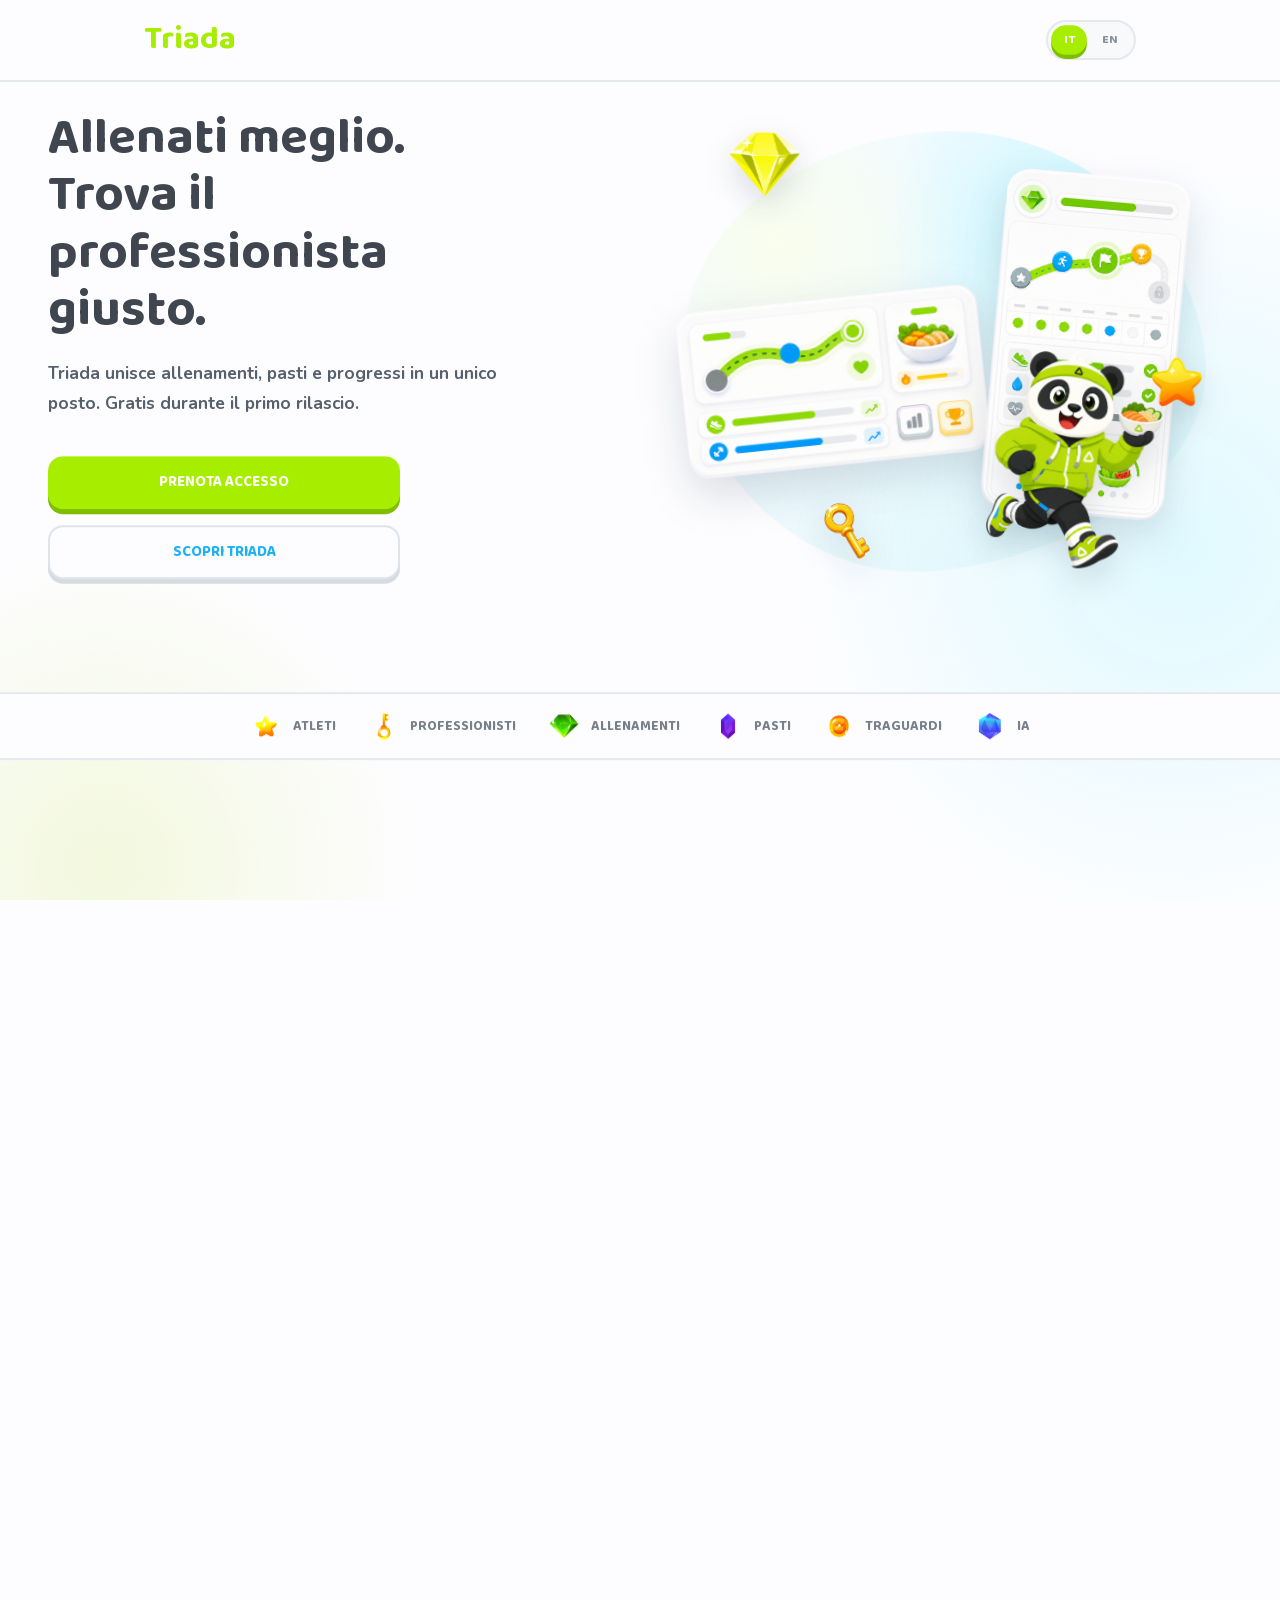
<file: 200.html>
<!DOCTYPE html><html><head><meta charset="utf-8"><meta name="viewport" content="width=device-width, initial-scale=1"><script src="https://client.crisp.chat/l.js" async type="text/javascript"></script><script type="text/javascript">window.$crisp=[];window.CRISP_WEBSITE_ID="d5742b08-4805-43db-9907-e77cffa4b4d6";</script><link rel="stylesheet" href="/_nuxt/entry.ZORiv7WQ.css" crossorigin><link rel="modulepreload" as="script" crossorigin href="/_nuxt/BsWcMopP.js"><script type="module" src="/_nuxt/BsWcMopP.js" crossorigin></script><link rel="prefetch" as="script" crossorigin href="/_nuxt/CAk1dYw0.js"><link rel="icon" type="image/x-icon" href="/favicon.ico"><link rel="shortcut icon" type="image/x-icon" href="/favicon.ico"><link rel="apple-touch-icon" href="/images/athlete_transparent.png"><meta name="theme-color" content="#a7ed00"><meta name="application-name" content="Triada"><meta name="apple-mobile-web-app-title" content="Triada"><meta name="author" content="Triada"><meta name="color-scheme" content="light"><meta name="robots" content="index, follow, max-image-preview:large, max-snippet:-1, max-video-preview:-1"><meta property="og:type" content="website"><meta property="og:site_name" content="Triada"><meta property="og:image" content="/images/athlete_transparent.png"><meta name="twitter:card" content="summary_large_image"><meta name="twitter:image" content="/images/athlete_transparent.png"><title> · Triada</title><script id="unhead:payload" type="application/json">{"titleTemplate":"%s · Triada"}</script><script>"use strict";(()=>{const t=window,e=document.documentElement,c=["dark","light"],n=getStorageValue("localStorage","nuxt-color-mode")||"light";let i=n==="system"?u():n;const r=e.getAttribute("data-color-mode-forced");r&&(i=r),l(i),t["__NUXT_COLOR_MODE__"]={preference:n,value:i,getColorScheme:u,addColorScheme:l,removeColorScheme:d};function l(o){const s=""+o+"",a="";e.classList?e.classList.add(s):e.className+=" "+s,a&&e.setAttribute("data-"+a,o)}function d(o){const s=""+o+"",a="";e.classList?e.classList.remove(s):e.className=e.className.replace(new RegExp(s,"g"),""),a&&e.removeAttribute("data-"+a)}function f(o){return t.matchMedia("(prefers-color-scheme"+o+")")}function u(){if(t.matchMedia&&f("").media!=="not all"){for(const o of c)if(f(":"+o).matches)return o}return"light"}})();function getStorageValue(t,e){switch(t){case"localStorage":return window.localStorage.getItem(e);case"sessionStorage":return window.sessionStorage.getItem(e);case"cookie":return getCookie(e);default:return null}}function getCookie(t){const c=("; "+window.document.cookie).split("; "+t+"=");if(c.length===2)return c.pop()?.split(";").shift()}</script><meta name="robots" content="index, follow, max-image-preview:large, max-snippet:-1, max-video-preview:-1" /></head><body><div id="__nuxt" class="isolate"></div><div id="teleports"></div><script>window.__NUXT_SITE_CONFIG__=(function(a){return {_priority:{env:-15,url:0,name:a,description:a,defaultLocale:a},defaultLocale:"it-IT",description:"Triada connects athletes, coaches, nutritionists and professionals with simple tools for training, meals, progress tracking and collaboration.",env:"production",name:"Triada",url:"https:\u002F\u002Ftriada.uniqua.dev"}}(-3))</script><script>window.__NUXT__={};window.__NUXT__.config={public:{vgsap:{},"nuxt-seo-utils-version":"8.1.11","seo-utils":{canonicalQueryWhitelist:["page","sort","filter","search","q","category","tag"],canonicalLowercase:true,tagPriority:"low",separator:"",titleSeparator:""},i18n:{baseUrl:"https://triada.uniqua.dev",defaultLocale:"it",rootRedirect:"",redirectStatusCode:302,skipSettingLocaleOnNavigate:false,locales:[{code:"it",name:"Italiano",language:"it-IT"},{code:"en",name:"English",language:"en-US"}],detectBrowserLanguage:{alwaysRedirect:false,cookieCrossOrigin:false,cookieDomain:"",cookieKey:"triada_locale",cookieSecure:false,fallbackLocale:"it",redirectOn:"root",useCookie:true},experimental:{localeDetector:"",typedPages:true,typedOptionsAndMessages:false,alternateLinkCanonicalQueries:true,devCache:false,cacheLifetime:"",stripMessagesPayload:false,preload:false,strictSeo:false,nitroContextDetection:true,httpCacheDuration:10,compactRoutes:false,prerenderMessages:false},domainLocales:{it:{domain:""},en:{domain:""}}},"nuxt-robots":{version:"6.0.8",isNuxtContentV2:false,debug:false,credits:true,groups:[{comment:[],disallow:[""],allow:["/","/en/"],userAgent:["*"],contentUsage:[],contentSignal:[],_indexable:true,_rules:[{pattern:"/",allow:true},{pattern:"/en/",allow:true}],_normalized:true}],sitemap:["/sitemap_index.xml","/sitemap_index.xml"],header:true,robotsEnabledValue:"index, follow, max-image-preview:large, max-snippet:-1, max-video-preview:-1",robotsDisabledValue:"noindex, nofollow",cacheControl:"max-age=14400, must-revalidate",botDetection:true,pageMetaRobots:{}},"nuxt-og-image":{defaults:{emojis:"noto",extension:"png",width:1200,height:600,cacheMaxAgeSeconds:259200},hasServerRuntime:true}},app:{baseURL:"/",buildId:"f13d593c-2a08-43eb-b270-c6a682922f36",buildAssetsDir:"/_nuxt/",cdnURL:""}}</script><script type="application/json" data-nuxt-data="nuxt-app" data-ssr="false" id="__NUXT_DATA__">[{"prerenderedAt":1,"serverRendered":2},1783020665119,false]</script></body></html>
</file>
<file: _nuxt/entry.ZORiv7WQ.css>
@layer properties{@supports ((-webkit-hyphens:none) and (not (margin-trim:inline))) or ((-moz-orient:inline) and (not (color:rgb(from red r g b)))){*,::backdrop,:after,:before{--tw-border-spacing-x:0;--tw-border-spacing-y:0;--tw-translate-x:0;--tw-translate-y:0;--tw-translate-z:0;--tw-scale-x:1;--tw-scale-y:1;--tw-scale-z:1;--tw-rotate-x:initial;--tw-rotate-y:initial;--tw-rotate-z:initial;--tw-skew-x:initial;--tw-skew-y:initial;--tw-space-y-reverse:0;--tw-space-x-reverse:0;--tw-divide-y-reverse:0;--tw-border-style:solid;--tw-gradient-position:initial;--tw-gradient-from:#0000;--tw-gradient-via:#0000;--tw-gradient-to:#0000;--tw-gradient-stops:initial;--tw-gradient-via-stops:initial;--tw-gradient-from-position:0%;--tw-gradient-via-position:50%;--tw-gradient-to-position:100%;--tw-leading:initial;--tw-font-weight:initial;--tw-tracking:initial;--tw-shadow:0 0 #0000;--tw-shadow-color:initial;--tw-shadow-alpha:100%;--tw-inset-shadow:0 0 #0000;--tw-inset-shadow-color:initial;--tw-inset-shadow-alpha:100%;--tw-ring-color:initial;--tw-ring-shadow:0 0 #0000;--tw-inset-ring-color:initial;--tw-inset-ring-shadow:0 0 #0000;--tw-ring-inset:initial;--tw-ring-offset-width:0px;--tw-ring-offset-color:#fff;--tw-ring-offset-shadow:0 0 #0000;--tw-outline-style:solid;--tw-blur:initial;--tw-brightness:initial;--tw-contrast:initial;--tw-grayscale:initial;--tw-hue-rotate:initial;--tw-invert:initial;--tw-opacity:initial;--tw-saturate:initial;--tw-sepia:initial;--tw-drop-shadow:initial;--tw-drop-shadow-color:initial;--tw-drop-shadow-alpha:100%;--tw-drop-shadow-size:initial;--tw-backdrop-blur:initial;--tw-backdrop-brightness:initial;--tw-backdrop-contrast:initial;--tw-backdrop-grayscale:initial;--tw-backdrop-hue-rotate:initial;--tw-backdrop-invert:initial;--tw-backdrop-opacity:initial;--tw-backdrop-saturate:initial;--tw-backdrop-sepia:initial;--tw-duration:initial;--tw-ease:initial;--tw-content:"";--tw-divide-x-reverse:0}}}@layer theme{:host,:root{--font-sans:"Nunito", "Nunito Fallback: BlinkMacSystemFont", "Nunito Fallback: Segoe UI", "Nunito Fallback: Helvetica Neue", "Nunito Fallback: Arial", "Nunito Fallback: Noto Sans",ui-sans-serif,system-ui,sans-serif;--font-mono:ui-monospace,SFMono-Regular,Menlo,Monaco,Consolas,"Liberation Mono","Courier New",monospace;--color-white:#fff;--spacing:.25rem;--container-xs:20rem;--container-sm:24rem;--container-md:28rem;--container-lg:32rem;--container-2xl:42rem;--container-3xl:48rem;--text-xs:.75rem;--text-xs--line-height:1.33333;--text-sm:.875rem;--text-sm--line-height:1.42857;--text-base:1rem;--text-base--line-height:1.5;--text-lg:1.125rem;--text-lg--line-height:1.55556;--text-xl:1.25rem;--text-xl--line-height:1.4;--text-2xl:1.5rem;--text-2xl--line-height:1.33333;--text-3xl:1.875rem;--text-3xl--line-height:1.2;--text-4xl:2.25rem;--text-4xl--line-height:1.11111;--text-5xl:3rem;--text-5xl--line-height:1;--text-7xl:4.5rem;--text-7xl--line-height:1;--font-weight-normal:400;--font-weight-medium:500;--font-weight-semibold:600;--font-weight-bold:700;--font-weight-black:900;--tracking-tight:-.025em;--ease-out:cubic-bezier(0,0,.2,1);--animate-spin:spin 1s linear infinite;--animate-pulse:pulse 2s cubic-bezier(.4,0,.6,1) infinite;--default-transition-duration:.15s;--default-transition-timing-function:cubic-bezier(.4,0,.2,1);--default-font-family:var(--font-sans);--default-mono-font-family:var(--font-mono);--color-old-neutral-50:oklch(98.5% 0 0);--color-old-neutral-100:oklch(97% 0 0);--color-old-neutral-200:oklch(92.2% 0 0);--color-old-neutral-300:oklch(87% 0 0);--color-old-neutral-400:oklch(70.8% 0 0);--color-old-neutral-500:oklch(55.6% 0 0);--color-old-neutral-600:oklch(43.9% 0 0);--color-old-neutral-700:oklch(37.1% 0 0);--color-old-neutral-800:oklch(26.9% 0 0);--color-old-neutral-900:oklch(20.5% 0 0);--color-old-neutral-950:oklch(14.5% 0 0);--font-display:"Baloo 2", "Baloo 2 Fallback: BlinkMacSystemFont", "Baloo 2 Fallback: Segoe UI", "Baloo 2 Fallback: Helvetica Neue", "Baloo 2 Fallback: Arial", "Baloo 2 Fallback: Noto Sans","Nunito",ui-sans-serif,system-ui,sans-serif;--color-triada-lime-50:oklch(98.5% .045 122);--color-triada-lime-100:oklch(96% .085 122);--color-triada-lime-200:oklch(92.5% .15 122);--color-triada-lime-300:oklch(89% .22 122);--color-triada-lime-400:oklch(86% .265 122);--color-triada-lime-500:oklch(83% .29 122);--color-triada-lime-600:oklch(72% .24 124);--color-triada-lime-700:oklch(58% .18 126);--color-triada-lime-800:oklch(44% .12 128);--color-triada-lime-900:oklch(31% .07 130);--color-triada-lime-950:oklch(22% .045 132);--color-triada-purple-50:oklch(97.5% .025 300);--color-triada-purple-100:oklch(93.5% .055 300);--color-triada-purple-200:oklch(86.5% .1 300);--color-triada-purple-300:oklch(77% .15 300);--color-triada-purple-400:oklch(66.5% .205 300);--color-triada-purple-500:oklch(57.5% .245 300);--color-triada-purple-600:oklch(50% .235 300);--color-triada-purple-700:oklch(42% .205 300);--color-triada-purple-800:oklch(35% .16 300);--color-triada-purple-900:oklch(28% .105 300);--color-triada-purple-950:oklch(20% .07 300);--color-triada-azure-50:oklch(98% .025 220);--color-triada-azure-100:oklch(94% .055 220);--color-triada-azure-200:oklch(88.5% .09 220);--color-triada-azure-300:oklch(82% .125 220);--color-triada-azure-400:oklch(75% .15 220);--color-triada-azure-500:oklch(68% .17 220);--color-triada-azure-600:oklch(58% .15 222);--color-triada-azure-700:oklch(47% .12 224);--color-triada-azure-800:oklch(37% .09 226);--color-triada-azure-900:oklch(29% .065 228);--color-triada-azure-950:oklch(21% .045 230);--color-triada-ink-50:oklch(98.5% .006 250);--color-triada-ink-100:oklch(95.5% .012 250);--color-triada-ink-200:oklch(90% .018 250);--color-triada-ink-300:oklch(82% .026 250);--color-triada-ink-400:oklch(68% .032 250);--color-triada-ink-500:oklch(55% .036 250);--color-triada-ink-600:oklch(45% .036 250);--color-triada-ink-700:oklch(35% .034 250);--color-triada-ink-800:oklch(26% .031 250);--color-triada-ink-900:oklch(19% .027 250);--color-triada-ink-950:oklch(13% .023 250)}:host,:root{--ui-header-height:4rem;--ui-radius:.25rem;--ui-container:80rem}.light,:host,:root{--ui-text-dimmed:var(--ui-color-neutral-400);--ui-text-muted:var(--ui-color-neutral-500);--ui-text-toned:var(--ui-color-neutral-600);--ui-text:var(--ui-color-neutral-700);--ui-text-highlighted:var(--ui-color-neutral-900);--ui-text-inverted:#fff;--ui-bg:#fff;--ui-bg-muted:var(--ui-color-neutral-50);--ui-bg-elevated:var(--ui-color-neutral-100);--ui-bg-accented:var(--ui-color-neutral-200);--ui-bg-inverted:var(--ui-color-neutral-900);--ui-border:var(--ui-color-neutral-200);--ui-border-muted:var(--ui-color-neutral-200);--ui-border-accented:var(--ui-color-neutral-300);--ui-border-inverted:var(--ui-color-neutral-900)}.dark{--ui-text-dimmed:var(--ui-color-neutral-500);--ui-text-muted:var(--ui-color-neutral-400);--ui-text-toned:var(--ui-color-neutral-300);--ui-text:var(--ui-color-neutral-200);--ui-text-highlighted:#fff;--ui-text-inverted:var(--ui-color-neutral-900);--ui-bg:var(--ui-color-neutral-900);--ui-bg-muted:var(--ui-color-neutral-800);--ui-bg-elevated:var(--ui-color-neutral-800);--ui-bg-accented:var(--ui-color-neutral-700);--ui-bg-inverted:#fff;--ui-border:var(--ui-color-neutral-800);--ui-border-muted:var(--ui-color-neutral-700);--ui-border-accented:var(--ui-color-neutral-700);--ui-border-inverted:#fff}}@layer base{*,::backdrop,:after,:before{border:0 solid;box-sizing:border-box;margin:0;padding:0}::file-selector-button{border:0 solid;box-sizing:border-box;margin:0;padding:0}:host,html{-webkit-text-size-adjust:100%;font-family:var(--default-font-family,ui-sans-serif,system-ui,sans-serif,"Apple Color Emoji","Segoe UI Emoji","Segoe UI Symbol","Noto Color Emoji");font-feature-settings:var(--default-font-feature-settings,normal);font-variation-settings:var(--default-font-variation-settings,normal);line-height:1.5;-moz-tab-size:4;-o-tab-size:4;tab-size:4;-webkit-tap-highlight-color:transparent}hr{border-top-width:1px;color:inherit;height:0}abbr:where([title]){-webkit-text-decoration:underline dotted;text-decoration:underline dotted}h1,h2,h3,h4,h5,h6{font-size:inherit;font-weight:inherit}a{color:inherit;-webkit-text-decoration:inherit;text-decoration:inherit}b,strong{font-weight:bolder}code,kbd,pre,samp{font-family:var(--default-mono-font-family,ui-monospace,SFMono-Regular,Menlo,Monaco,Consolas,"Liberation Mono","Courier New",monospace);font-feature-settings:var(--default-mono-font-feature-settings,normal);font-size:1em;font-variation-settings:var(--default-mono-font-variation-settings,normal)}small{font-size:80%}sub,sup{font-size:75%;line-height:0;position:relative;vertical-align:baseline}sub{bottom:-.25em}sup{top:-.5em}table{border-collapse:collapse;border-color:inherit;text-indent:0}:-moz-focusring{outline:auto}progress{vertical-align:baseline}summary{display:list-item}menu,ol,ul{list-style:none}audio,canvas,embed,iframe,img,object,svg,video{display:block;vertical-align:middle}img,video{height:auto;max-width:100%}button,input,optgroup,select,textarea{background-color:#0000;border-radius:0;color:inherit;font:inherit;font-feature-settings:inherit;font-variation-settings:inherit;letter-spacing:inherit;opacity:1}::file-selector-button{background-color:#0000;border-radius:0;color:inherit;font:inherit;font-feature-settings:inherit;font-variation-settings:inherit;letter-spacing:inherit;opacity:1}:where(select:is([multiple],[size])) optgroup{font-weight:bolder}:where(select:is([multiple],[size])) optgroup option{padding-inline-start:20px}::file-selector-button{margin-inline-end:4px}::-moz-placeholder{opacity:1}::placeholder{opacity:1}@supports (not (-webkit-appearance:-apple-pay-button)) or (contain-intrinsic-size:1px){::-moz-placeholder{color:currentColor}::placeholder{color:currentColor}@supports (color:color-mix(in lab,red,red)){::-moz-placeholder{color:color-mix(in oklab,currentcolor 50%,transparent)}::placeholder{color:color-mix(in oklab,currentcolor 50%,transparent)}}}textarea{resize:vertical}::-webkit-search-decoration{-webkit-appearance:none}::-webkit-date-and-time-value{min-height:1lh;text-align:inherit}::-webkit-datetime-edit{display:inline-flex}::-webkit-datetime-edit-fields-wrapper{padding:0}::-webkit-datetime-edit,::-webkit-datetime-edit-year-field{padding-block:0}::-webkit-datetime-edit-day-field,::-webkit-datetime-edit-month-field{padding-block:0}::-webkit-datetime-edit-hour-field,::-webkit-datetime-edit-minute-field{padding-block:0}::-webkit-datetime-edit-millisecond-field,::-webkit-datetime-edit-second-field{padding-block:0}::-webkit-datetime-edit-meridiem-field{padding-block:0}::-webkit-calendar-picker-indicator{line-height:1}:-moz-ui-invalid{box-shadow:none}button,input:where([type=button],[type=reset],[type=submit]){-webkit-appearance:button;-moz-appearance:button;appearance:button}::file-selector-button{-webkit-appearance:button;-moz-appearance:button;appearance:button}::-webkit-inner-spin-button,::-webkit-outer-spin-button{height:auto}[hidden]:where(:not([hidden=until-found])){display:none!important}body{background-color:var(--ui-bg);color:var(--ui-text);-webkit-font-smoothing:antialiased;-moz-osx-font-smoothing:grayscale;color-scheme:light}body:where(.dark,.dark *){color-scheme:dark}a:focus-visible{outline-offset:0}}@layer components;@layer utilities{.pointer-events-auto{pointer-events:auto}.pointer-events-none{pointer-events:none}.collapse{visibility:collapse}.visible{visibility:visible}.sr-only{border-width:0;clip-path:inset(50%);height:1px;margin:-1px;overflow:hidden;padding:0;white-space:nowrap;width:1px}.absolute,.sr-only{position:absolute}.fixed{position:fixed}.relative{position:relative}.sticky{position:sticky}.inset-0{inset:0}.inset-x-0{inset-inline:0}.inset-x-1{inset-inline:var(--spacing)}.inset-x-4{inset-inline:calc(var(--spacing)*4)}.inset-y-0{inset-block:0}.inset-y-1{inset-block:var(--spacing)}.inset-y-1\.5{inset-block:calc(var(--spacing)*1.5)}.inset-y-2{inset-block:calc(var(--spacing)*2)}.inset-y-3{inset-block:calc(var(--spacing)*3)}.inset-y-4{inset-block:calc(var(--spacing)*4)}.-start-px{inset-inline-start:-1px}.start-0{inset-inline-start:calc(var(--spacing)*0)}.start-4{inset-inline-start:calc(var(--spacing)*4)}.start-32{inset-inline-start:calc(var(--spacing)*32)}.start-\[calc\(--spacing\(4\)-1px\)\]{inset-inline-start:calc(var(--spacing)*4 - 1px)}.start-\[calc\(50\%\+16px\)\]{inset-inline-start:calc(50% + 16px)}.start-\[calc\(50\%\+20px\)\]{inset-inline-start:calc(50% + 20px)}.start-\[calc\(50\%\+28px\)\]{inset-inline-start:calc(50% + 28px)}.start-\[calc\(50\%\+32px\)\]{inset-inline-start:calc(50% + 32px)}.start-\[calc\(50\%\+36px\)\]{inset-inline-start:calc(50% + 36px)}.start-\[calc\(50\%-1px\)\]{inset-inline-start:calc(50% - 1px)}.-end-1\.5{inset-inline-end:calc(var(--spacing)*-1.5)}.end-0{inset-inline-end:calc(var(--spacing)*0)}.end-4{inset-inline-end:calc(var(--spacing)*4)}.end-\[calc\(-50\%\+16px\)\]{inset-inline-end:calc(16px - 50%)}.end-\[calc\(-50\%\+20px\)\]{inset-inline-end:calc(20px - 50%)}.end-\[calc\(-50\%\+28px\)\]{inset-inline-end:calc(28px - 50%)}.end-\[calc\(-50\%\+32px\)\]{inset-inline-end:calc(32px - 50%)}.end-\[calc\(-50\%\+36px\)\]{inset-inline-end:calc(36px - 50%)}.-top-1\.5{top:calc(var(--spacing)*-1.5)}.-top-8{top:calc(var(--spacing)*-8)}.top-0{top:0}.top-1\/2{top:50%}.top-4{top:calc(var(--spacing)*4)}.top-\[18\%\]{top:18%}.top-\[28\%\]{top:28%}.top-\[30px\]{top:30px}.top-\[35\%\]{top:35%}.top-\[38px\]{top:38px}.top-\[42\%\]{top:42%}.top-\[46px\]{top:46px}.top-\[50\%\]{top:50%}.top-\[54px\]{top:54px}.top-\[62px\]{top:62px}.top-\[86\%\]{top:86%}.top-\[92\%\]{top:92%}.top-\[calc\(50\%-2px\)\]{top:calc(50% - 2px)}.top-full{top:100%}.right-0{right:0}.right-1\/2{right:50%}.right-4{right:calc(var(--spacing)*4)}.right-\[9\%\]{right:9%}.right-\[24\%\]{right:24%}.-bottom-7{bottom:calc(var(--spacing)*-7)}.-bottom-\[10px\]{bottom:-10px}.-bottom-px{bottom:-1px}.bottom-0{bottom:0}.bottom-4{bottom:calc(var(--spacing)*4)}.bottom-8{bottom:calc(var(--spacing)*8)}.bottom-\[17rem\]{bottom:17rem}.left-\(--reka-navigation-menu-viewport-left\){left:var(--reka-navigation-menu-viewport-left)}.left-0{left:0}.left-1\/2{left:50%}.left-4{left:calc(var(--spacing)*4)}.left-\[7\%\]{left:7%}.left-\[28\%\]{left:28%}.isolate{isolation:isolate}.z-\(--index\){z-index:var(--index)}.z-1{z-index:1}.z-2{z-index:2}.z-10{z-index:10}.z-20{z-index:20}.z-50{z-index:50}.z-\[1\]{z-index:1}.z-\[100\]{z-index:100}.order-first{order:-9999}.order-last{order:9999}.col-start-1{grid-column-start:1}.row-start-1{grid-row-start:1}.container{width:100%}@media(min-width:40rem){.container{max-width:40rem}}@media(min-width:48rem){.container{max-width:48rem}}@media(min-width:64rem){.container{max-width:64rem}}@media(min-width:80rem){.container{max-width:80rem}}@media(min-width:96rem){.container{max-width:96rem}}.m-0\.5{margin:calc(var(--spacing)*.5)}.-mx-1{margin-inline:calc(var(--spacing)*-1)}.-mx-4{margin-inline:calc(var(--spacing)*-4)}.mx-3{margin-inline:calc(var(--spacing)*3)}.mx-auto{margin-inline:auto}.my-1{margin-block:var(--spacing)}.my-2{margin-block:calc(var(--spacing)*2)}.-ms-1\.5{margin-inline-start:calc(var(--spacing)*-1.5)}.-ms-4{margin-inline-start:calc(var(--spacing)*-4)}.-ms-\[8\.5px\]{margin-inline-start:-8.5px}.-ms-px{margin-inline-start:-1px}.ms-1{margin-inline-start:var(--spacing)}.ms-2{margin-inline-start:calc(var(--spacing)*2)}.ms-3{margin-inline-start:calc(var(--spacing)*3)}.ms-4{margin-inline-start:calc(var(--spacing)*4)}.ms-4\.5{margin-inline-start:calc(var(--spacing)*4.5)}.ms-5{margin-inline-start:calc(var(--spacing)*5)}.ms-5\.5{margin-inline-start:calc(var(--spacing)*5.5)}.ms-6{margin-inline-start:calc(var(--spacing)*6)}.ms-auto{margin-inline-start:auto}.-me-0\.5{margin-inline-end:calc(var(--spacing)*-.5)}.-me-1{margin-inline-end:calc(var(--spacing)*-1)}.-me-1\.5{margin-inline-end:calc(var(--spacing)*-1.5)}.-me-2{margin-inline-end:calc(var(--spacing)*-2)}.me-1\.5{margin-inline-end:calc(var(--spacing)*1.5)}.me-2{margin-inline-end:calc(var(--spacing)*2)}.me-3{margin-inline-end:calc(var(--spacing)*3)}.-mt-0\.5{margin-top:calc(var(--spacing)*-.5)}.-mt-4{margin-top:calc(var(--spacing)*-4)}.-mt-8{margin-top:calc(var(--spacing)*-8)}.mt-0\.5{margin-top:calc(var(--spacing)*.5)}.mt-1{margin-top:var(--spacing)}.mt-1\.5{margin-top:calc(var(--spacing)*1.5)}.mt-2{margin-top:calc(var(--spacing)*2)}.mt-2\.5{margin-top:calc(var(--spacing)*2.5)}.mt-3{margin-top:calc(var(--spacing)*3)}.mt-3\.5{margin-top:calc(var(--spacing)*3.5)}.mt-4{margin-top:calc(var(--spacing)*4)}.mt-5{margin-top:calc(var(--spacing)*5)}.mt-6{margin-top:calc(var(--spacing)*6)}.mt-8{margin-top:calc(var(--spacing)*8)}.mt-9{margin-top:calc(var(--spacing)*9)}.mt-10{margin-top:calc(var(--spacing)*10)}.mt-12{margin-top:calc(var(--spacing)*12)}.mt-16{margin-top:calc(var(--spacing)*16)}.mt-24{margin-top:calc(var(--spacing)*24)}.mt-auto{margin-top:auto}.\!mr-4{margin-right:calc(var(--spacing)*4)!important}.-mb-px{margin-bottom:-1px}.mb-1{margin-bottom:var(--spacing)}.mb-1\.5{margin-bottom:calc(var(--spacing)*1.5)}.mb-2{margin-bottom:calc(var(--spacing)*2)}.mb-2\.5{margin-bottom:calc(var(--spacing)*2.5)}.mb-3{margin-bottom:calc(var(--spacing)*3)}.mb-4{margin-bottom:calc(var(--spacing)*4)}.mb-6{margin-bottom:calc(var(--spacing)*6)}.mb-10{margin-bottom:calc(var(--spacing)*10)}.mb-24{margin-bottom:calc(var(--spacing)*24)}.mb-auto{margin-bottom:auto}.\!ml-4{margin-left:calc(var(--spacing)*4)!important}.block{display:block}.flex{display:flex}.grid{display:grid}.hidden{display:none}.inline{display:inline}.inline-block{display:inline-block}.inline-flex{display:inline-flex}.table{display:table}.aspect-\[16\/9\]{aspect-ratio:16/9}.aspect-square{aspect-ratio:1}.size-2{height:calc(var(--spacing)*2);width:calc(var(--spacing)*2)}.size-2\.5{height:calc(var(--spacing)*2.5);width:calc(var(--spacing)*2.5)}.size-3{height:calc(var(--spacing)*3);width:calc(var(--spacing)*3)}.size-3\.5{height:calc(var(--spacing)*3.5);width:calc(var(--spacing)*3.5)}.size-4{height:calc(var(--spacing)*4);width:calc(var(--spacing)*4)}.size-4\.5{height:calc(var(--spacing)*4.5);width:calc(var(--spacing)*4.5)}.size-5{height:calc(var(--spacing)*5);width:calc(var(--spacing)*5)}.size-6{height:calc(var(--spacing)*6);width:calc(var(--spacing)*6)}.size-7{height:calc(var(--spacing)*7);width:calc(var(--spacing)*7)}.size-8{height:calc(var(--spacing)*8);width:calc(var(--spacing)*8)}.size-9{height:calc(var(--spacing)*9);width:calc(var(--spacing)*9)}.size-10{height:calc(var(--spacing)*10);width:calc(var(--spacing)*10)}.size-10\/12{height:83.3333%;width:83.3333%}.size-11{height:calc(var(--spacing)*11);width:calc(var(--spacing)*11)}.size-12{height:calc(var(--spacing)*12);width:calc(var(--spacing)*12)}.size-14{height:calc(var(--spacing)*14);width:calc(var(--spacing)*14)}.size-full{height:100%;width:100%}.\!h-1\.5{height:calc(var(--spacing)*1.5)!important}.\!h-12{height:calc(var(--spacing)*12)!important}.h-\(--reka-navigation-menu-viewport-height\){height:var(--reka-navigation-menu-viewport-height)}.h-\(--reka-tabs-indicator-size\){height:var(--reka-tabs-indicator-size)}.h-\(--ui-header-height\){height:var(--ui-header-height)}.h-0\.5{height:calc(var(--spacing)*.5)}.h-1{height:var(--spacing)}.h-2{height:calc(var(--spacing)*2)}.h-2\.5{height:calc(var(--spacing)*2.5)}.h-3{height:calc(var(--spacing)*3)}.h-4{height:calc(var(--spacing)*4)}.h-5{height:calc(var(--spacing)*5)}.h-6{height:calc(var(--spacing)*6)}.h-7{height:calc(var(--spacing)*7)}.h-8{height:calc(var(--spacing)*8)}.h-9{height:calc(var(--spacing)*9)}.h-10{height:calc(var(--spacing)*10)}.h-12{height:calc(var(--spacing)*12)}.h-20{height:calc(var(--spacing)*20)}.h-38{height:calc(var(--spacing)*38)}.h-40{height:calc(var(--spacing)*40)}.h-42{height:calc(var(--spacing)*42)}.h-44{height:calc(var(--spacing)*44)}.h-46{height:calc(var(--spacing)*46)}.h-\[4px\]{height:4px}.h-\[5px\]{height:5px}.h-\[6px\]{height:6px}.h-\[7px\]{height:7px}.h-\[8px\]{height:8px}.h-\[9px\]{height:9px}.h-\[10px\]{height:10px}.h-\[11px\]{height:11px}.h-\[12px\]{height:12px}.h-\[17rem\]{height:17rem}.h-\[fit-content\]{height:-moz-fit-content;height:fit-content}.h-auto{height:auto}.h-fit{height:-moz-fit-content;height:fit-content}.h-full{height:100%}.h-px{height:1px}.h-svh{height:100svh}.max-h-\(--reka-context-menu-content-available-height\){max-height:var(--reka-context-menu-content-available-height)}.max-h-\(--reka-dropdown-menu-content-available-height\){max-height:var(--reka-dropdown-menu-content-available-height)}.max-h-60{max-height:calc(var(--spacing)*60)}.max-h-96{max-height:calc(var(--spacing)*96)}.max-h-\[70vh\]{max-height:70vh}.max-h-\[96\%\]{max-height:96%}.max-h-\[200px\]{max-height:200px}.max-h-\[calc\(100\%-2rem\)\]{max-height:calc(100% - 2rem)}.max-h-\[calc\(100dvh-2rem\)\]{max-height:calc(100dvh - 2rem)}.max-h-\[min\(15rem\,var\(--reka-combobox-content-available-height\,15rem\)\)\]{max-height:min(15rem,var(--reka-combobox-content-available-height,15rem))}.max-h-\[min\(15rem\,var\(--reka-select-content-available-height\,15rem\)\)\]{max-height:min(15rem,var(--reka-select-content-available-height,15rem))}.max-h-full{max-height:100%}.min-h-\(--ui-header-height\){min-height:var(--ui-header-height)}.min-h-0{min-height:0}.min-h-6{min-height:calc(var(--spacing)*6)}.min-h-8{min-height:calc(var(--spacing)*8)}.min-h-12{min-height:calc(var(--spacing)*12)}.min-h-\[49px\]{min-height:49px}.min-h-\[calc\(100vh-var\(--ui-header-height\)\)\]{min-height:calc(100vh - var(--ui-header-height))}.min-h-fit{min-height:-moz-fit-content;min-height:fit-content}.min-h-svh{min-height:100svh}.\!w-1\.5{width:calc(var(--spacing)*1.5)!important}.\!w-12{width:calc(var(--spacing)*12)!important}.w-\(--reka-combobox-trigger-width\){width:var(--reka-combobox-trigger-width)}.w-\(--reka-navigation-menu-indicator-size\){width:var(--reka-navigation-menu-indicator-size)}.w-\(--reka-select-trigger-width\){width:var(--reka-select-trigger-width)}.w-\(--reka-tabs-indicator-size\){width:var(--reka-tabs-indicator-size)}.w-\(--sidebar-width\){width:var(--sidebar-width)}.w-\(--width\){width:var(--width)}.w-0{width:0}.w-0\.5{width:calc(var(--spacing)*.5)}.w-1{width:var(--spacing)}.w-2{width:calc(var(--spacing)*2)}.w-3{width:calc(var(--spacing)*3)}.w-4{width:calc(var(--spacing)*4)}.w-5{width:calc(var(--spacing)*5)}.w-7{width:calc(var(--spacing)*7)}.w-8{width:calc(var(--spacing)*8)}.w-9{width:calc(var(--spacing)*9)}.w-10{width:calc(var(--spacing)*10)}.w-11{width:calc(var(--spacing)*11)}.w-12{width:calc(var(--spacing)*12)}.w-14{width:calc(var(--spacing)*14)}.w-16{width:calc(var(--spacing)*16)}.w-28{width:calc(var(--spacing)*28)}.w-32{width:calc(var(--spacing)*32)}.w-36{width:calc(var(--spacing)*36)}.w-38{width:calc(var(--spacing)*38)}.w-40{width:calc(var(--spacing)*40)}.w-42{width:calc(var(--spacing)*42)}.w-44{width:calc(var(--spacing)*44)}.w-46{width:calc(var(--spacing)*46)}.w-60{width:calc(var(--spacing)*60)}.w-\[6px\]{width:6px}.w-\[7px\]{width:7px}.w-\[8px\]{width:8px}.w-\[9px\]{width:9px}.w-\[10px\]{width:10px}.w-\[calc\(100\%-2rem\)\]{width:calc(100% - 2rem)}.w-\[calc\(100vw-2rem\)\]{width:calc(100vw - 2rem)}.w-auto{width:auto}.w-full{width:100%}.w-px{width:1px}.max-w-\(--ui-container\){max-width:var(--ui-container)}.max-w-2xl{max-width:var(--container-2xl)}.max-w-60{max-width:calc(var(--spacing)*60)}.max-w-\[22rem\]{max-width:22rem}.max-w-\[28rem\]{max-width:28rem}.max-w-\[31rem\]{max-width:31rem}.max-w-\[34rem\]{max-width:34rem}.max-w-\[56rem\]{max-width:56rem}.max-w-\[75\%\]{max-width:75%}.max-w-\[calc\(100\%-2rem\)\]{max-width:calc(100% - 2rem)}.max-w-lg{max-width:var(--container-lg)}.max-w-md{max-width:var(--container-md)}.max-w-sm{max-width:var(--container-sm)}.min-w-0{min-width:0}.min-w-5{min-width:calc(var(--spacing)*5)}.min-w-16{min-width:calc(var(--spacing)*16)}.min-w-32{min-width:calc(var(--spacing)*32)}.min-w-48{min-width:calc(var(--spacing)*48)}.min-w-\[4px\]{min-width:4px}.min-w-\[5px\]{min-width:5px}.min-w-\[6px\]{min-width:6px}.min-w-\[7px\]{min-width:7px}.min-w-\[8px\]{min-width:8px}.min-w-\[9px\]{min-width:9px}.min-w-\[10px\]{min-width:10px}.min-w-\[11px\]{min-width:11px}.min-w-\[12px\]{min-width:12px}.min-w-\[16px\]{min-width:16px}.min-w-\[18rem\]{min-width:18rem}.min-w-\[20px\]{min-width:20px}.min-w-\[24px\]{min-width:24px}.min-w-fit{min-width:-moz-fit-content;min-width:fit-content}.min-w-full{min-width:100%}.min-w-max{min-width:-moz-max-content;min-width:max-content}.flex-1{flex:1}.shrink-0{flex-shrink:0}.grow{flex-grow:1}.grow-0{flex-grow:0}.basis-full{flex-basis:100%}.table-fixed{table-layout:fixed}.border-collapse{border-collapse:collapse}.border-separate{border-collapse:separate}.border-spacing-x-0{--tw-border-spacing-x:0;border-spacing:var(--tw-border-spacing-x) var(--tw-border-spacing-y)}.origin-\(--reka-combobox-content-transform-origin\){transform-origin:var(--reka-combobox-content-transform-origin)}.origin-\(--reka-context-menu-content-transform-origin\){transform-origin:var(--reka-context-menu-content-transform-origin)}.origin-\(--reka-dropdown-menu-content-transform-origin\){transform-origin:var(--reka-dropdown-menu-content-transform-origin)}.origin-\(--reka-popover-content-transform-origin\){transform-origin:var(--reka-popover-content-transform-origin)}.origin-\(--reka-select-content-transform-origin\){transform-origin:var(--reka-select-content-transform-origin)}.origin-\(--reka-tooltip-content-transform-origin\){transform-origin:var(--reka-tooltip-content-transform-origin)}.origin-\[top_center\]{transform-origin:top}.-translate-x-1\/2{--tw-translate-x:-50%}.-translate-x-1\/2,.-translate-x-\[4px\]{translate:var(--tw-translate-x) var(--tw-translate-y)}.-translate-x-\[4px\]{--tw-translate-x:-4px}.translate-x-\(--reka-navigation-menu-indicator-position\){--tw-translate-x:var(--reka-navigation-menu-indicator-position);translate:var(--tw-translate-x) var(--tw-translate-y)}.translate-x-\(--reka-tabs-indicator-position\){--tw-translate-x:var(--reka-tabs-indicator-position);translate:var(--tw-translate-x) var(--tw-translate-y)}.translate-x-1\/2{--tw-translate-x:50%}.-translate-y-1\/2,.translate-x-1\/2{translate:var(--tw-translate-x) var(--tw-translate-y)}.-translate-y-1\/2{--tw-translate-y:-50%}.translate-y-\(--reka-tabs-indicator-position\){--tw-translate-y:var(--reka-tabs-indicator-position);translate:var(--tw-translate-x) var(--tw-translate-y)}.translate-y-1\/2{--tw-translate-y:50%;translate:var(--tw-translate-x) var(--tw-translate-y)}.scale-80{--tw-scale-x:80%;--tw-scale-y:80%;--tw-scale-z:80%}.scale-105,.scale-80{scale:var(--tw-scale-x) var(--tw-scale-y)}.scale-105{--tw-scale-x:105%;--tw-scale-y:105%;--tw-scale-z:105%}.rotate-45{rotate:45deg}.rotate-90{rotate:90deg}.transform{transform:var(--tw-rotate-x,) var(--tw-rotate-y,) var(--tw-rotate-z,) var(--tw-skew-x,) var(--tw-skew-y,)}.transform-\(--transform\){transform:var(--transform)}.animate-\[marquee-vertical_var\(--duration\)_linear_infinite\]{animation:marquee-vertical var(--duration) linear infinite}.animate-\[marquee_var\(--duration\)_linear_infinite\]{animation:marquee var(--duration) linear infinite}.animate-\[shimmer_var\(--duration\)_linear_infinite\]{animation:shimmer var(--duration) linear infinite}.animate-pulse{animation:var(--animate-pulse)}.animate-spin{animation:var(--animate-spin)}.cursor-e-resize{cursor:e-resize}.cursor-ew-resize{cursor:ew-resize}.cursor-grab{cursor:grab}.cursor-not-allowed{cursor:not-allowed}.cursor-pointer{cursor:pointer}.cursor-w-resize{cursor:w-resize}.touch-none{touch-action:none}.resize{resize:both}.resize-none{resize:none}.scroll-mt-3{scroll-margin-top:calc(var(--spacing)*3)}.scroll-mt-4{scroll-margin-top:calc(var(--spacing)*4)}.scroll-py-1{scroll-padding-block:var(--spacing)}.appearance-none{-webkit-appearance:none;-moz-appearance:none;appearance:none}.auto-cols-fr{grid-auto-columns:minmax(0,1fr)}.grid-flow-col{grid-auto-flow:column}.grid-cols-1{grid-template-columns:repeat(1,minmax(0,1fr))}.grid-cols-2{grid-template-columns:repeat(2,minmax(0,1fr))}.grid-cols-4{grid-template-columns:repeat(4,minmax(0,1fr))}.grid-cols-7{grid-template-columns:repeat(7,minmax(0,1fr))}.grid-cols-8{grid-template-columns:repeat(8,minmax(0,1fr))}.flex-col{flex-direction:column}.flex-col-reverse{flex-direction:column-reverse}.flex-row{flex-direction:row}.flex-row-reverse{flex-direction:row-reverse}.flex-wrap{flex-wrap:wrap}.place-items-baseline{place-items:baseline}.place-items-center{place-items:center}.content-center{align-content:center}.items-center{align-items:center}.items-end{align-items:flex-end}.items-start{align-items:flex-start}.items-stretch{align-items:stretch}.justify-around{justify-content:space-around}.justify-between{justify-content:space-between}.justify-center{justify-content:center}.justify-end{justify-content:flex-end}.gap-\(--gap\){gap:var(--gap)}.gap-0{gap:0}.gap-0\.5{gap:calc(var(--spacing)*.5)}.gap-0\.25{gap:calc(var(--spacing)*.25)}.gap-0\.75{gap:calc(var(--spacing)*.75)}.gap-1{gap:var(--spacing)}.gap-1\.5{gap:calc(var(--spacing)*1.5)}.gap-2{gap:calc(var(--spacing)*2)}.gap-2\.5{gap:calc(var(--spacing)*2.5)}.gap-3{gap:calc(var(--spacing)*3)}.gap-3\.5{gap:calc(var(--spacing)*3.5)}.gap-4{gap:calc(var(--spacing)*4)}.gap-6{gap:calc(var(--spacing)*6)}.gap-8{gap:calc(var(--spacing)*8)}.gap-10{gap:calc(var(--spacing)*10)}.gap-16{gap:calc(var(--spacing)*16)}:where(.-space-y-px>:not(:last-child)){--tw-space-y-reverse:0;margin-block-end:calc(-1px*(1 - var(--tw-space-y-reverse)));margin-block-start:calc(-1px*var(--tw-space-y-reverse))}:where(.space-y-1>:not(:last-child)){--tw-space-y-reverse:0;margin-block-end:calc(var(--spacing)*(1 - var(--tw-space-y-reverse)));margin-block-start:calc(var(--spacing)*var(--tw-space-y-reverse))}:where(.space-y-2>:not(:last-child)){--tw-space-y-reverse:0;margin-block-end:calc(var(--spacing)*2*(1 - var(--tw-space-y-reverse)));margin-block-start:calc(var(--spacing)*2*var(--tw-space-y-reverse))}:where(.space-y-3>:not(:last-child)){--tw-space-y-reverse:0;margin-block-end:calc(var(--spacing)*3*(1 - var(--tw-space-y-reverse)));margin-block-start:calc(var(--spacing)*3*var(--tw-space-y-reverse))}:where(.space-y-4>:not(:last-child)){--tw-space-y-reverse:0;margin-block-end:calc(var(--spacing)*4*(1 - var(--tw-space-y-reverse)));margin-block-start:calc(var(--spacing)*4*var(--tw-space-y-reverse))}:where(.space-y-5>:not(:last-child)){--tw-space-y-reverse:0;margin-block-end:calc(var(--spacing)*5*(1 - var(--tw-space-y-reverse)));margin-block-start:calc(var(--spacing)*5*var(--tw-space-y-reverse))}:where(.space-y-6>:not(:last-child)){--tw-space-y-reverse:0;margin-block-end:calc(var(--spacing)*6*(1 - var(--tw-space-y-reverse)));margin-block-start:calc(var(--spacing)*6*var(--tw-space-y-reverse))}:where(.space-y-8>:not(:last-child)){--tw-space-y-reverse:0;margin-block-end:calc(var(--spacing)*8*(1 - var(--tw-space-y-reverse)));margin-block-start:calc(var(--spacing)*8*var(--tw-space-y-reverse))}:where(.space-y-12>:not(:last-child)){--tw-space-y-reverse:0;margin-block-end:calc(var(--spacing)*12*(1 - var(--tw-space-y-reverse)));margin-block-start:calc(var(--spacing)*12*var(--tw-space-y-reverse))}.gap-x-1\.5{-moz-column-gap:calc(var(--spacing)*1.5);column-gap:calc(var(--spacing)*1.5)}.gap-x-2{-moz-column-gap:calc(var(--spacing)*2);column-gap:calc(var(--spacing)*2)}.gap-x-3{-moz-column-gap:calc(var(--spacing)*3);column-gap:calc(var(--spacing)*3)}.gap-x-4{-moz-column-gap:calc(var(--spacing)*4);column-gap:calc(var(--spacing)*4)}.gap-x-6{-moz-column-gap:calc(var(--spacing)*6);column-gap:calc(var(--spacing)*6)}.gap-x-8{-moz-column-gap:calc(var(--spacing)*8);column-gap:calc(var(--spacing)*8)}:where(.-space-x-px>:not(:last-child)){--tw-space-x-reverse:0;margin-inline-end:calc(-1px*(1 - var(--tw-space-x-reverse)));margin-inline-start:calc(-1px*var(--tw-space-x-reverse))}:where(.space-x-1>:not(:last-child)){--tw-space-x-reverse:0;margin-inline-end:calc(var(--spacing)*(1 - var(--tw-space-x-reverse)));margin-inline-start:calc(var(--spacing)*var(--tw-space-x-reverse))}.gap-y-0\.5{row-gap:calc(var(--spacing)*.5)}.gap-y-1{row-gap:var(--spacing)}.gap-y-1\.5{row-gap:calc(var(--spacing)*1.5)}.gap-y-3{row-gap:calc(var(--spacing)*3)}.gap-y-4{row-gap:calc(var(--spacing)*4)}.gap-y-6{row-gap:calc(var(--spacing)*6)}.gap-y-8{row-gap:calc(var(--spacing)*8)}:where(.divide-y>:not(:last-child)){--tw-divide-y-reverse:0;border-bottom-style:var(--tw-border-style);border-bottom-width:calc(1px*(1 - var(--tw-divide-y-reverse)));border-top-style:var(--tw-border-style);border-top-width:calc(1px*var(--tw-divide-y-reverse))}:where(.divide-accented>:not(:last-child)){border-color:var(--ui-border-accented)}:where(.divide-default>:not(:last-child)){border-color:var(--ui-border)}:where(.divide-transparent>:not(:last-child)){border-color:#0000}.self-center{align-self:center}.self-end{align-self:flex-end}.self-stretch{align-self:stretch}.truncate{overflow:hidden;text-overflow:ellipsis;white-space:nowrap}.overflow-auto{overflow:auto}.overflow-clip{overflow:clip}.overflow-hidden{overflow:hidden}.overflow-x-auto{overflow-x:auto}.overflow-x-hidden{overflow-x:hidden}.overflow-y-auto{overflow-y:auto}.overflow-y-hidden{overflow-y:hidden}.rounded{border-radius:.25rem}.rounded-\[inherit\]{border-radius:inherit}.rounded-full{border-radius:3.40282e+38px}.rounded-lg{border-radius:calc(var(--ui-radius)*2)}.rounded-md{border-radius:calc(var(--ui-radius)*1.5)}.rounded-sm{border-radius:var(--ui-radius)}.rounded-xl{border-radius:calc(var(--ui-radius)*3)}.rounded-xs{border-radius:calc(var(--ui-radius)*.5)}.rounded-t-lg{border-top-left-radius:calc(var(--ui-radius)*2);border-top-right-radius:calc(var(--ui-radius)*2)}.rounded-t-none{border-top-left-radius:0;border-top-right-radius:0}.rounded-l-lg{border-bottom-left-radius:calc(var(--ui-radius)*2);border-top-left-radius:calc(var(--ui-radius)*2)}.rounded-r-lg{border-top-right-radius:calc(var(--ui-radius)*2)}.rounded-b-lg,.rounded-r-lg{border-bottom-right-radius:calc(var(--ui-radius)*2)}.rounded-b-lg{border-bottom-left-radius:calc(var(--ui-radius)*2)}.border{border-style:var(--tw-border-style);border-width:1px}.border-0{border-style:var(--tw-border-style);border-width:0}.border-2{border-style:var(--tw-border-style);border-width:2px}.border-x{border-inline-style:var(--tw-border-style);border-inline-width:1px}.border-s{border-inline-start-style:var(--tw-border-style);border-inline-start-width:1px}.border-s-\[2px\]{border-inline-start-style:var(--tw-border-style);border-inline-start-width:2px}.border-s-\[3px\]{border-inline-start-style:var(--tw-border-style);border-inline-start-width:3px}.border-s-\[4px\]{border-inline-start-style:var(--tw-border-style);border-inline-start-width:4px}.border-s-\[5px\]{border-inline-start-style:var(--tw-border-style);border-inline-start-width:5px}.border-e{border-inline-end-style:var(--tw-border-style);border-inline-end-width:1px}.border-t{border-top-style:var(--tw-border-style);border-top-width:1px}.border-t-\[2px\]{border-top-style:var(--tw-border-style);border-top-width:2px}.border-t-\[3px\]{border-top-style:var(--tw-border-style);border-top-width:3px}.border-t-\[4px\]{border-top-style:var(--tw-border-style);border-top-width:4px}.border-t-\[5px\]{border-top-style:var(--tw-border-style);border-top-width:5px}.border-b{border-bottom-style:var(--tw-border-style);border-bottom-width:1px}.border-b-2{border-bottom-style:var(--tw-border-style);border-bottom-width:2px}.border-dashed{--tw-border-style:dashed;border-style:dashed}.border-dotted{--tw-border-style:dotted;border-style:dotted}.border-solid{--tw-border-style:solid;border-style:solid}.border-\[\#e5e8ec\]{border-color:#e5e8ec}.border-bg{border-color:var(--ui-bg)}.border-default{border-color:var(--ui-border)}.border-error{border-color:var(--ui-error)}.border-info{border-color:var(--ui-info)}.border-inverted{border-color:var(--ui-border-inverted)}.border-muted{border-color:var(--ui-border-muted)}.border-primary{border-color:var(--ui-primary)}.border-secondary{border-color:var(--ui-secondary)}.border-success{border-color:var(--ui-success)}.border-transparent{border-color:#0000}.border-warning{border-color:var(--ui-warning)}.\!bg-accented{background-color:var(--ui-bg-accented)!important}.bg-\(--ui-border-accented\){background-color:var(--ui-border-accented)}.bg-\[\#f7f9fb\]{background-color:#f7f9fb}.bg-\[\#fdfdff\]\/95{background-color:#fdfdfff2}.bg-\[var\(--triada-green\)\]{background-color:var(--triada-green)}.bg-accented{background-color:var(--ui-bg-accented)}.bg-border{background-color:var(--ui-border)}.bg-default,.bg-default\/75{background-color:var(--ui-bg)}@supports (color:color-mix(in lab,red,red)){.bg-default\/75{background-color:color-mix(in oklab,var(--ui-bg) 75%,transparent)}}.bg-default\/90{background-color:var(--ui-bg)}@supports (color:color-mix(in lab,red,red)){.bg-default\/90{background-color:color-mix(in oklab,var(--ui-bg) 90%,transparent)}}.bg-elevated,.bg-elevated\/50{background-color:var(--ui-bg-elevated)}@supports (color:color-mix(in lab,red,red)){.bg-elevated\/50{background-color:color-mix(in oklab,var(--ui-bg-elevated) 50%,transparent)}}.bg-elevated\/75{background-color:var(--ui-bg-elevated)}@supports (color:color-mix(in lab,red,red)){.bg-elevated\/75{background-color:color-mix(in oklab,var(--ui-bg-elevated) 75%,transparent)}}.bg-error,.bg-error\/10{background-color:var(--ui-error)}@supports (color:color-mix(in lab,red,red)){.bg-error\/10{background-color:color-mix(in oklab,var(--ui-error) 10%,transparent)}}.bg-info,.bg-info\/10{background-color:var(--ui-info)}@supports (color:color-mix(in lab,red,red)){.bg-info\/10{background-color:color-mix(in oklab,var(--ui-info) 10%,transparent)}}.bg-inverted{background-color:var(--ui-bg-inverted)}.bg-primary,.bg-primary\/10{background-color:var(--ui-primary)}@supports (color:color-mix(in lab,red,red)){.bg-primary\/10{background-color:color-mix(in oklab,var(--ui-primary) 10%,transparent)}}.bg-secondary,.bg-secondary\/10{background-color:var(--ui-secondary)}@supports (color:color-mix(in lab,red,red)){.bg-secondary\/10{background-color:color-mix(in oklab,var(--ui-secondary) 10%,transparent)}}.bg-success,.bg-success\/10{background-color:var(--ui-success)}@supports (color:color-mix(in lab,red,red)){.bg-success\/10{background-color:color-mix(in oklab,var(--ui-success) 10%,transparent)}}.bg-transparent{background-color:#0000}.bg-warning,.bg-warning\/10{background-color:var(--ui-warning)}@supports (color:color-mix(in lab,red,red)){.bg-warning\/10{background-color:color-mix(in oklab,var(--ui-warning) 10%,transparent)}}.bg-gradient-to-b{--tw-gradient-position:to bottom in oklab;background-image:linear-gradient(var(--tw-gradient-stops))}.bg-\[image\:linear-gradient\(90deg\,\#0000_calc\(50\%-var\(--spread\)\)\,var\(--ui-text-highlighted\)\,\#0000_calc\(50\%\+var\(--spread\)\)\)\,linear-gradient\(var\(--ui-text-muted\)\,var\(--ui-text-muted\)\)\]{background-image:linear-gradient(90deg,#0000 calc(50% - var(--spread)),var(--ui-text-highlighted),#0000 calc(50% + var(--spread))),linear-gradient(var(--ui-text-muted),var(--ui-text-muted))}.from-default{--tw-gradient-from:var(--ui-bg);--tw-gradient-stops:var(--tw-gradient-via-stops,var(--tw-gradient-position),var(--tw-gradient-from) var(--tw-gradient-from-position),var(--tw-gradient-to) var(--tw-gradient-to-position))}.bg-size-\[calc\(200\%\+var\(--spread\)\*2\+2px\)_100\%\,auto\]{background-size:calc(200% + var(--spread)*2 + 2px) 100%,auto}.bg-clip-text{-webkit-background-clip:text;background-clip:text}.bg-no-repeat{background-repeat:no-repeat}.fill-bg{fill:var(--ui-bg)}.stroke-default{stroke:var(--ui-border)}.object-contain{-o-object-fit:contain;object-fit:contain}.object-cover{-o-object-fit:cover;object-fit:cover}.object-top{-o-object-position:top;object-position:top}.p-0{padding:0}.p-0\.5{padding:calc(var(--spacing)*.5)}.p-1{padding:var(--spacing)}.p-1\.5{padding:calc(var(--spacing)*1.5)}.p-2{padding:calc(var(--spacing)*2)}.p-2\.5{padding:calc(var(--spacing)*2.5)}.p-3{padding:calc(var(--spacing)*3)}.p-3\.5{padding:calc(var(--spacing)*3.5)}.p-4{padding:calc(var(--spacing)*4)}.p-4\.5{padding:calc(var(--spacing)*4.5)}.p-6{padding:calc(var(--spacing)*6)}.px-0{padding-inline:0}.px-1{padding-inline:var(--spacing)}.px-1\.5{padding-inline:calc(var(--spacing)*1.5)}.px-2{padding-inline:calc(var(--spacing)*2)}.px-2\.5{padding-inline:calc(var(--spacing)*2.5)}.px-3{padding-inline:calc(var(--spacing)*3)}.px-4{padding-inline:calc(var(--spacing)*4)}.px-5{padding-inline:calc(var(--spacing)*5)}.px-6{padding-inline:calc(var(--spacing)*6)}.py-0\.5{padding-block:calc(var(--spacing)*.5)}.py-1{padding-block:var(--spacing)}.py-1\.5{padding-block:calc(var(--spacing)*1.5)}.py-2{padding-block:calc(var(--spacing)*2)}.py-3{padding-block:calc(var(--spacing)*3)}.py-3\.5{padding-block:calc(var(--spacing)*3.5)}.py-4{padding-block:calc(var(--spacing)*4)}.py-6{padding-block:calc(var(--spacing)*6)}.py-7{padding-block:calc(var(--spacing)*7)}.py-8{padding-block:calc(var(--spacing)*8)}.py-12{padding-block:calc(var(--spacing)*12)}.py-16{padding-block:calc(var(--spacing)*16)}.py-24{padding-block:calc(var(--spacing)*24)}.py-\[clamp\(9rem\,16vw\,15rem\)\]{padding-block:clamp(9rem,16vw,15rem)}.ps-1{padding-inline-start:var(--spacing)}.ps-1\.5{padding-inline-start:calc(var(--spacing)*1.5)}.ps-2{padding-inline-start:calc(var(--spacing)*2)}.ps-2\.5{padding-inline-start:calc(var(--spacing)*2.5)}.ps-3{padding-inline-start:calc(var(--spacing)*3)}.ps-4{padding-inline-start:calc(var(--spacing)*4)}.ps-7{padding-inline-start:calc(var(--spacing)*7)}.ps-8{padding-inline-start:calc(var(--spacing)*8)}.ps-9{padding-inline-start:calc(var(--spacing)*9)}.ps-10{padding-inline-start:calc(var(--spacing)*10)}.ps-11{padding-inline-start:calc(var(--spacing)*11)}.pe-1{padding-inline-end:var(--spacing)}.pe-2{padding-inline-end:calc(var(--spacing)*2)}.pe-2\.5{padding-inline-end:calc(var(--spacing)*2.5)}.pe-3{padding-inline-end:calc(var(--spacing)*3)}.pe-4\.5{padding-inline-end:calc(var(--spacing)*4.5)}.pe-5{padding-inline-end:calc(var(--spacing)*5)}.pe-5\.5{padding-inline-end:calc(var(--spacing)*5.5)}.pe-6{padding-inline-end:calc(var(--spacing)*6)}.pe-6\.5{padding-inline-end:calc(var(--spacing)*6.5)}.pe-7{padding-inline-end:calc(var(--spacing)*7)}.pe-7\.5{padding-inline-end:calc(var(--spacing)*7.5)}.pe-8{padding-inline-end:calc(var(--spacing)*8)}.pe-8\.5{padding-inline-end:calc(var(--spacing)*8.5)}.pe-9{padding-inline-end:calc(var(--spacing)*9)}.pe-10{padding-inline-end:calc(var(--spacing)*10)}.pe-11{padding-inline-end:calc(var(--spacing)*11)}.pt-2{padding-top:calc(var(--spacing)*2)}.pt-4{padding-top:calc(var(--spacing)*4)}.pt-5{padding-top:calc(var(--spacing)*5)}.pt-\[clamp\(5rem\,10vw\,8rem\)\]{padding-top:clamp(5rem,10vw,8rem)}.pb-3{padding-bottom:calc(var(--spacing)*3)}.pb-3\.5{padding-bottom:calc(var(--spacing)*3.5)}.pb-4\.5{padding-bottom:calc(var(--spacing)*4.5)}.pb-5{padding-bottom:calc(var(--spacing)*5)}.pb-5\.5{padding-bottom:calc(var(--spacing)*5.5)}.pb-6{padding-bottom:calc(var(--spacing)*6)}.pb-6\.5{padding-bottom:calc(var(--spacing)*6.5)}.pb-7{padding-bottom:calc(var(--spacing)*7)}.pb-7\.5{padding-bottom:calc(var(--spacing)*7.5)}.pb-8{padding-bottom:calc(var(--spacing)*8)}.pb-8\.5{padding-bottom:calc(var(--spacing)*8.5)}.pb-24{padding-bottom:calc(var(--spacing)*24)}.text-center{text-align:center}.text-end{text-align:end}.text-left{text-align:left}.text-start{text-align:start}.align-middle{vertical-align:middle}.align-top{vertical-align:top}.font-display{font-family:var(--font-display)}.font-sans{font-family:var(--font-sans)}.text-2xl{font-size:var(--text-2xl);line-height:var(--tw-leading,var(--text-2xl--line-height))}.text-3xl{font-size:var(--text-3xl);line-height:var(--tw-leading,var(--text-3xl--line-height))}.text-4xl{font-size:var(--text-4xl);line-height:var(--tw-leading,var(--text-4xl--line-height))}.text-5xl{font-size:var(--text-5xl);line-height:var(--tw-leading,var(--text-5xl--line-height))}.text-\[8px\]\/3{font-size:8px;line-height:calc(var(--spacing)*3)}.text-\[10px\]\/3{font-size:10px;line-height:calc(var(--spacing)*3)}.text-base{line-height:var(--tw-leading,var(--text-base--line-height))}.text-base,.text-base\/5{font-size:var(--text-base)}.text-base\/5{line-height:calc(var(--spacing)*5)}.text-lg{font-size:var(--text-lg);line-height:var(--tw-leading,var(--text-lg--line-height))}.text-sm{line-height:var(--tw-leading,var(--text-sm--line-height))}.text-sm,.text-sm\/4{font-size:var(--text-sm)}.text-sm\/4{line-height:calc(var(--spacing)*4)}.text-sm\/6{font-size:var(--text-sm);line-height:calc(var(--spacing)*6)}.text-xl{font-size:var(--text-xl);line-height:var(--tw-leading,var(--text-xl--line-height))}.text-xs{line-height:var(--tw-leading,var(--text-xs--line-height))}.text-xs,.text-xs\/5{font-size:var(--text-xs)}.text-xs\/5{line-height:calc(var(--spacing)*5)}.text-\[2rem\]{font-size:2rem}.text-\[4px\]{font-size:4px}.text-\[5px\]{font-size:5px}.text-\[6px\]{font-size:6px}.text-\[7px\]{font-size:7px}.text-\[8px\]{font-size:8px}.text-\[9px\]{font-size:9px}.text-\[10px\]{font-size:10px}.text-\[11px\]{font-size:11px}.text-\[12px\]{font-size:12px}.text-\[15px\]{font-size:15px}.text-\[22px\]{font-size:22px}.text-\[clamp\(2\.1rem\,4vw\,3\.5rem\)\]{font-size:clamp(2.1rem,4vw,3.5rem)}.leading-8{--tw-leading:calc(var(--spacing)*8);line-height:calc(var(--spacing)*8)}.leading-\[1\.12\]{--tw-leading:1.12;line-height:1.12}.leading-none{--tw-leading:1;line-height:1}.font-black{--tw-font-weight:var(--font-weight-black);font-weight:var(--font-weight-black)}.font-bold{--tw-font-weight:var(--font-weight-bold);font-weight:var(--font-weight-bold)}.font-medium{--tw-font-weight:var(--font-weight-medium);font-weight:var(--font-weight-medium)}.font-normal{--tw-font-weight:var(--font-weight-normal);font-weight:var(--font-weight-normal)}.font-semibold{--tw-font-weight:var(--font-weight-semibold);font-weight:var(--font-weight-semibold)}.tracking-tight{--tw-tracking:var(--tracking-tight);letter-spacing:var(--tracking-tight)}.text-balance{text-wrap:balance}.text-pretty{text-wrap:pretty}.text-wrap{text-wrap:wrap}.break-words{overflow-wrap:break-word}.wrap-anywhere{overflow-wrap:anywhere}.wrap-break-word{overflow-wrap:break-word}.whitespace-nowrap{white-space:nowrap}.whitespace-pre-wrap{white-space:pre-wrap}.text-\[\#3f4650\]{color:#3f4650}.text-\[\#8a929d\]{color:#8a929d}.text-\[var\(--triada-green\)\]{color:var(--triada-green)}.text-\[var\(--triada-heading-lime\)\]{color:var(--triada-heading-lime)}.text-default{color:var(--ui-text)}.text-dimmed{color:var(--ui-text-dimmed)}.text-error,.text-error\/75{color:var(--ui-error)}@supports (color:color-mix(in lab,red,red)){.text-error\/75{color:color-mix(in oklab,var(--ui-error) 75%,transparent)}}.text-highlighted{color:var(--ui-text-highlighted)}.text-info,.text-info\/75{color:var(--ui-info)}@supports (color:color-mix(in lab,red,red)){.text-info\/75{color:color-mix(in oklab,var(--ui-info) 75%,transparent)}}.text-inherit{color:inherit}.text-inverted{color:var(--ui-text-inverted)}.text-muted{color:var(--ui-text-muted)}.text-primary,.text-primary\/75{color:var(--ui-primary)}@supports (color:color-mix(in lab,red,red)){.text-primary\/75{color:color-mix(in oklab,var(--ui-primary) 75%,transparent)}}.text-secondary,.text-secondary\/75{color:var(--ui-secondary)}@supports (color:color-mix(in lab,red,red)){.text-secondary\/75{color:color-mix(in oklab,var(--ui-secondary) 75%,transparent)}}.text-success,.text-success\/75{color:var(--ui-success)}@supports (color:color-mix(in lab,red,red)){.text-success\/75{color:color-mix(in oklab,var(--ui-success) 75%,transparent)}}.text-toned{color:var(--ui-text-toned)}.text-transparent{color:#0000}.text-warning,.text-warning\/75{color:var(--ui-warning)}@supports (color:color-mix(in lab,red,red)){.text-warning\/75{color:color-mix(in oklab,var(--ui-warning) 75%,transparent)}}.text-white{color:var(--color-white)}.text-white\/82{color:#ffffffd1}@supports (color:color-mix(in lab,red,red)){.text-white\/82{color:color-mix(in oklab,var(--color-white) 82%,transparent)}}.uppercase{text-transform:uppercase}.line-through{text-decoration-line:line-through}.opacity-0{opacity:0}.opacity-75{opacity:.75}.opacity-90{opacity:.9}.opacity-100{opacity:1}.shadow{--tw-shadow:0 1px 3px 0 var(--tw-shadow-color,#0000001a),0 1px 2px -1px var(--tw-shadow-color,#0000001a)}.shadow,.shadow-\[0_4px_0_var\(--triada-green-dark\)\]{box-shadow:var(--tw-inset-shadow),var(--tw-inset-ring-shadow),var(--tw-ring-offset-shadow),var(--tw-ring-shadow),var(--tw-shadow)}.shadow-\[0_4px_0_var\(--triada-green-dark\)\]{--tw-shadow:0 4px 0 var(--tw-shadow-color,var(--triada-green-dark))}.shadow-lg{--tw-shadow:0 10px 15px -3px var(--tw-shadow-color,#0000001a),0 4px 6px -4px var(--tw-shadow-color,#0000001a)}.shadow-lg,.shadow-sm{box-shadow:var(--tw-inset-shadow),var(--tw-inset-ring-shadow),var(--tw-ring-offset-shadow),var(--tw-ring-shadow),var(--tw-shadow)}.shadow-sm{--tw-shadow:0 1px 3px 0 var(--tw-shadow-color,#0000001a),0 1px 2px -1px var(--tw-shadow-color,#0000001a)}.shadow-xs{--tw-shadow:0 1px 2px 0 var(--tw-shadow-color,#0000000d)}.ring,.shadow-xs{box-shadow:var(--tw-inset-shadow),var(--tw-inset-ring-shadow),var(--tw-ring-offset-shadow),var(--tw-ring-shadow),var(--tw-shadow)}.ring{--tw-ring-shadow:var(--tw-ring-inset,) 0 0 0 calc(1px + var(--tw-ring-offset-width)) var(--tw-ring-color,currentcolor)}.ring-0{--tw-ring-shadow:var(--tw-ring-inset,) 0 0 0 calc(var(--tw-ring-offset-width)) var(--tw-ring-color,currentcolor)}.ring-0,.ring-2{box-shadow:var(--tw-inset-shadow),var(--tw-inset-ring-shadow),var(--tw-ring-offset-shadow),var(--tw-ring-shadow),var(--tw-shadow)}.ring-2{--tw-ring-shadow:var(--tw-ring-inset,) 0 0 0 calc(2px + var(--tw-ring-offset-width)) var(--tw-ring-color,currentcolor)}.ring-3{--tw-ring-shadow:var(--tw-ring-inset,) 0 0 0 calc(3px + var(--tw-ring-offset-width)) var(--tw-ring-color,currentcolor);box-shadow:var(--tw-inset-shadow),var(--tw-inset-ring-shadow),var(--tw-ring-offset-shadow),var(--tw-ring-shadow),var(--tw-shadow)}.ring-accented{--tw-ring-color:var(--ui-border-accented)}.ring-bg{--tw-ring-color:var(--ui-bg)}.ring-default{--tw-ring-color:var(--ui-border)}.ring-error,.ring-error\/25{--tw-ring-color:var(--ui-error)}@supports (color:color-mix(in lab,red,red)){.ring-error\/25{--tw-ring-color:color-mix(in oklab,var(--ui-error) 25%,transparent)}}.ring-error\/50{--tw-ring-color:var(--ui-error)}@supports (color:color-mix(in lab,red,red)){.ring-error\/50{--tw-ring-color:color-mix(in oklab,var(--ui-error) 50%,transparent)}}.ring-info,.ring-info\/25{--tw-ring-color:var(--ui-info)}@supports (color:color-mix(in lab,red,red)){.ring-info\/25{--tw-ring-color:color-mix(in oklab,var(--ui-info) 25%,transparent)}}.ring-info\/50{--tw-ring-color:var(--ui-info)}@supports (color:color-mix(in lab,red,red)){.ring-info\/50{--tw-ring-color:color-mix(in oklab,var(--ui-info) 50%,transparent)}}.ring-inverted{--tw-ring-color:var(--ui-border-inverted)}.ring-primary,.ring-primary\/25{--tw-ring-color:var(--ui-primary)}@supports (color:color-mix(in lab,red,red)){.ring-primary\/25{--tw-ring-color:color-mix(in oklab,var(--ui-primary) 25%,transparent)}}.ring-primary\/50{--tw-ring-color:var(--ui-primary)}@supports (color:color-mix(in lab,red,red)){.ring-primary\/50{--tw-ring-color:color-mix(in oklab,var(--ui-primary) 50%,transparent)}}.ring-secondary,.ring-secondary\/25{--tw-ring-color:var(--ui-secondary)}@supports (color:color-mix(in lab,red,red)){.ring-secondary\/25{--tw-ring-color:color-mix(in oklab,var(--ui-secondary) 25%,transparent)}}.ring-secondary\/50{--tw-ring-color:var(--ui-secondary)}@supports (color:color-mix(in lab,red,red)){.ring-secondary\/50{--tw-ring-color:color-mix(in oklab,var(--ui-secondary) 50%,transparent)}}.ring-success,.ring-success\/25{--tw-ring-color:var(--ui-success)}@supports (color:color-mix(in lab,red,red)){.ring-success\/25{--tw-ring-color:color-mix(in oklab,var(--ui-success) 25%,transparent)}}.ring-success\/50{--tw-ring-color:var(--ui-success)}@supports (color:color-mix(in lab,red,red)){.ring-success\/50{--tw-ring-color:color-mix(in oklab,var(--ui-success) 50%,transparent)}}.ring-warning,.ring-warning\/25{--tw-ring-color:var(--ui-warning)}@supports (color:color-mix(in lab,red,red)){.ring-warning\/25{--tw-ring-color:color-mix(in oklab,var(--ui-warning) 25%,transparent)}}.ring-warning\/50{--tw-ring-color:var(--ui-warning)}@supports (color:color-mix(in lab,red,red)){.ring-warning\/50{--tw-ring-color:color-mix(in oklab,var(--ui-warning) 50%,transparent)}}.ring-white{--tw-ring-color:var(--color-white)}.outline-hidden{--tw-outline-style:none;outline-style:none}@media(forced-colors:active){.outline-hidden{outline:2px solid #0000;outline-offset:2px}}.outline{outline-style:var(--tw-outline-style);outline-width:1px}.-outline-offset-3{outline-offset:-3px}.outline-\(--ui-bg\)\/25{outline-color:var(--ui-bg)}@supports (color:color-mix(in lab,red,red)){.outline-\(--ui-bg\)\/25{outline-color:color-mix(in oklab,var(--ui-bg) 25%,transparent)}}.outline-error\/25{outline-color:var(--ui-error)}@supports (color:color-mix(in lab,red,red)){.outline-error\/25{outline-color:color-mix(in oklab,var(--ui-error) 25%,transparent)}}.outline-info\/25{outline-color:var(--ui-info)}@supports (color:color-mix(in lab,red,red)){.outline-info\/25{outline-color:color-mix(in oklab,var(--ui-info) 25%,transparent)}}.outline-inverted\/25{outline-color:var(--ui-border-inverted)}@supports (color:color-mix(in lab,red,red)){.outline-inverted\/25{outline-color:color-mix(in oklab,var(--ui-border-inverted) 25%,transparent)}}.outline-primary\/25{outline-color:var(--ui-primary)}@supports (color:color-mix(in lab,red,red)){.outline-primary\/25{outline-color:color-mix(in oklab,var(--ui-primary) 25%,transparent)}}.outline-secondary\/25{outline-color:var(--ui-secondary)}@supports (color:color-mix(in lab,red,red)){.outline-secondary\/25{outline-color:color-mix(in oklab,var(--ui-secondary) 25%,transparent)}}.outline-success\/25{outline-color:var(--ui-success)}@supports (color:color-mix(in lab,red,red)){.outline-success\/25{outline-color:color-mix(in oklab,var(--ui-success) 25%,transparent)}}.outline-warning\/25{outline-color:var(--ui-warning)}@supports (color:color-mix(in lab,red,red)){.outline-warning\/25{outline-color:color-mix(in oklab,var(--ui-warning) 25%,transparent)}}.blur{--tw-blur:blur(8px)}.blur,.filter{filter:var(--tw-blur,) var(--tw-brightness,) var(--tw-contrast,) var(--tw-grayscale,) var(--tw-hue-rotate,) var(--tw-invert,) var(--tw-saturate,) var(--tw-sepia,) var(--tw-drop-shadow,)}.backdrop-blur{--tw-backdrop-blur:blur(8px);-webkit-backdrop-filter:var(--tw-backdrop-blur,) var(--tw-backdrop-brightness,) var(--tw-backdrop-contrast,) var(--tw-backdrop-grayscale,) var(--tw-backdrop-hue-rotate,) var(--tw-backdrop-invert,) var(--tw-backdrop-opacity,) var(--tw-backdrop-saturate,) var(--tw-backdrop-sepia,);backdrop-filter:var(--tw-backdrop-blur,) var(--tw-backdrop-brightness,) var(--tw-backdrop-contrast,) var(--tw-backdrop-grayscale,) var(--tw-backdrop-hue-rotate,) var(--tw-backdrop-invert,) var(--tw-backdrop-opacity,) var(--tw-backdrop-saturate,) var(--tw-backdrop-sepia,)}.transition{transition-duration:var(--tw-duration,var(--default-transition-duration));transition-property:color,background-color,border-color,outline-color,text-decoration-color,fill,stroke,--tw-gradient-from,--tw-gradient-via,--tw-gradient-to,opacity,box-shadow,transform,translate,scale,rotate,filter,backdrop-filter,display,content-visibility,overlay,pointer-events;transition-timing-function:var(--tw-ease,var(--default-transition-timing-function))}.transition-\[background\]{transition-duration:var(--tw-duration,var(--default-transition-duration));transition-property:background;transition-timing-function:var(--tw-ease,var(--default-transition-timing-function))}.transition-\[color\,opacity\]{transition-duration:var(--tw-duration,var(--default-transition-duration));transition-property:color,opacity;transition-timing-function:var(--tw-ease,var(--default-transition-timing-function))}.transition-\[left\,right\,width\]{transition-duration:var(--tw-duration,var(--default-transition-duration));transition-property:left,right,width;transition-timing-function:var(--tw-ease,var(--default-transition-timing-function))}.transition-\[rotate\,opacity\]{transition-duration:var(--tw-duration,var(--default-transition-duration));transition-property:rotate,opacity;transition-timing-function:var(--tw-ease,var(--default-transition-timing-function))}.transition-\[transform\,translate\,height\]{transition-duration:var(--tw-duration,var(--default-transition-duration));transition-property:transform,translate,height;transition-timing-function:var(--tw-ease,var(--default-transition-timing-function))}.transition-\[translate\,width\]{transition-duration:var(--tw-duration,var(--default-transition-duration));transition-property:translate,width;transition-timing-function:var(--tw-ease,var(--default-transition-timing-function))}.transition-\[width\,height\,left\,right\]{transition-duration:var(--tw-duration,var(--default-transition-duration));transition-property:width,height,left,right;transition-timing-function:var(--tw-ease,var(--default-transition-timing-function))}.transition-\[width\]{transition-duration:var(--tw-duration,var(--default-transition-duration));transition-property:width;transition-timing-function:var(--tw-ease,var(--default-transition-timing-function))}.transition-all{transition-duration:var(--tw-duration,var(--default-transition-duration));transition-property:all;transition-timing-function:var(--tw-ease,var(--default-transition-timing-function))}.transition-colors{transition-duration:var(--tw-duration,var(--default-transition-duration));transition-property:color,background-color,border-color,outline-color,text-decoration-color,fill,stroke,--tw-gradient-from,--tw-gradient-via,--tw-gradient-to;transition-timing-function:var(--tw-ease,var(--default-transition-timing-function))}.transition-opacity{transition-duration:var(--tw-duration,var(--default-transition-duration));transition-property:opacity;transition-timing-function:var(--tw-ease,var(--default-transition-timing-function))}.transition-transform{transition-duration:var(--tw-duration,var(--default-transition-duration));transition-property:transform,translate,scale,rotate;transition-timing-function:var(--tw-ease,var(--default-transition-timing-function))}.duration-200{--tw-duration:.2s;transition-duration:.2s}.duration-300{--tw-duration:.3s;transition-duration:.3s}.ease-out{--tw-ease:var(--ease-out);transition-timing-function:var(--ease-out)}.will-change-\[background-position\]{will-change:background-position}.will-change-\[height\]{will-change:height}.outline-none{--tw-outline-style:none;outline-style:none}.select-none{-webkit-user-select:none;-moz-user-select:none;user-select:none}.\!\[animation-direction\:reverse\]{animation-direction:reverse!important}.\[--duration\:20s\]{--duration:20s}.\[--gap\:--spacing\(16\)\]{--gap:calc(var(--spacing)*16)}.\[--initial-transform\:calc\(100\%\+1\.5rem\)\]{--initial-transform: calc(100% + 1.5rem) }.\[--sidebar-width-icon\:4rem\]{--sidebar-width-icon:4rem}.\[--sidebar-width\:16rem\]{--sidebar-width:16rem}.\[--spotlight-color\:var\(--ui-bg-inverted\)\]{--spotlight-color:var(--ui-bg-inverted)}.\[--spotlight-color\:var\(--ui-error\)\]{--spotlight-color:var(--ui-error)}.\[--spotlight-color\:var\(--ui-info\)\]{--spotlight-color:var(--ui-info)}.\[--spotlight-color\:var\(--ui-primary\)\]{--spotlight-color:var(--ui-primary)}.\[--spotlight-color\:var\(--ui-secondary\)\]{--spotlight-color:var(--ui-secondary)}.\[--spotlight-color\:var\(--ui-success\)\]{--spotlight-color:var(--ui-success)}.\[--spotlight-color\:var\(--ui-warning\)\]{--spotlight-color:var(--ui-warning)}.\[--spotlight-size\:400px\]{--spotlight-size:400px}.backface-hidden{backface-visibility:hidden}.ring-inset{--tw-ring-inset:inset}:is(.\*\:my-5>*){margin-block:calc(var(--spacing)*5)}:is(.\*\:size-2>*){height:calc(var(--spacing)*2);width:calc(var(--spacing)*2)}:is(.\*\:break-inside-avoid-column>*){-moz-column-break-inside:avoid;break-inside:avoid-column}:is(.\*\:rounded-full>*){border-radius:3.40282e+38px}:is(.\*\:bg-elevated>*){background-color:var(--ui-bg-elevated)}:is(.\*\:pt-8>*){padding-top:calc(var(--spacing)*8)}:is(.\*\:will-change-transform>*){will-change:transform}.not-last\:not-first\:rounded-none:not(:last-child):not(:first-child){border-radius:0}.not-data-\[segment\=literal\]\:w-8:not([data-segment=literal]){width:calc(var(--spacing)*8)}.not-data-\[segment\=literal\]\:w-9:not([data-segment=literal]){width:calc(var(--spacing)*9)}.not-data-\[segment\=literal\]\:w-10:not([data-segment=literal]){width:calc(var(--spacing)*10)}.group-not-last\:group-not-first\:rounded-none:is(:where(.group):not(:last-child) *):is(:where(.group):not(:first-child) *){border-radius:0}.group-not-only\:group-first\:rounded-e-none:is(:where(.group):not(:only-child) *):is(:where(.group):first-child *){border-end-end-radius:0;border-start-end-radius:0}.group-not-only\:group-first\:rounded-b-none:is(:where(.group):not(:only-child) *):is(:where(.group):first-child *){border-bottom-left-radius:0;border-bottom-right-radius:0}.group-not-only\:group-last\:rounded-s-none:is(:where(.group):not(:only-child) *):is(:where(.group):last-child *){border-end-start-radius:0;border-start-start-radius:0}.group-not-only\:group-last\:rounded-t-none:is(:where(.group):not(:only-child) *):is(:where(.group):last-child *){border-top-left-radius:0;border-top-right-radius:0}@media(hover:hover){.group-hover\:bg-primary:is(:where(.group):hover *){background-color:var(--ui-primary)}.group-hover\:text-default:is(:where(.group):hover *){color:var(--ui-text)}.group-hover\:text-inverted:is(:where(.group):hover *){color:var(--ui-text-inverted)}.group-hover\:opacity-0:is(:where(.group):hover *){opacity:0}.group-hover\:opacity-100:is(:where(.group):hover *){opacity:1}.group-hover\:ring-primary:is(:where(.group):hover *){--tw-ring-color:var(--ui-primary)}.group-hover\:\[animation-play-state\:paused\]:is(:where(.group):hover *){animation-play-state:paused}.group-hover\/blog-post\:scale-110:is(:where(.group\/blog-post):hover *){--tw-scale-x:110%;--tw-scale-y:110%;--tw-scale-z:110%;scale:var(--tw-scale-x) var(--tw-scale-y)}.group-hover\/blog-post\:rounded-r-none:is(:where(.group\/blog-post):hover *){border-bottom-right-radius:0;border-top-right-radius:0}.group-hover\/blog-post\:rounded-b-none:is(:where(.group\/blog-post):hover *){border-bottom-left-radius:0;border-bottom-right-radius:0}.group-hover\/blog-post\:shadow-none:is(:where(.group\/blog-post):hover *){--tw-shadow:0 0 #0000;box-shadow:var(--tw-inset-shadow),var(--tw-inset-ring-shadow),var(--tw-ring-offset-shadow),var(--tw-ring-shadow),var(--tw-shadow)}.group-hover\/changelog-version-image\:scale-105:is(:where(.group\/changelog-version-image):hover *){--tw-scale-x:105%;--tw-scale-y:105%;--tw-scale-z:105%;scale:var(--tw-scale-x) var(--tw-scale-y)}.group-hover\/message\:opacity-100:is(:where(.group\/message):hover *){opacity:1}.group-hover\/user\:scale-115:is(:where(.group\/user):hover *){--tw-scale-x:115%;--tw-scale-y:115%;--tw-scale-z:115%;scale:var(--tw-scale-x) var(--tw-scale-y)}}.group-has-focus-visible\/changelog-version-image\:scale-105:is(:where(.group\/changelog-version-image):has(:focus-visible) *){--tw-scale-x:105%;--tw-scale-y:105%;--tw-scale-z:105%;scale:var(--tw-scale-x) var(--tw-scale-y)}.group-has-focus-visible\/user\:scale-115:is(:where(.group\/user):has(:focus-visible) *){--tw-scale-x:115%;--tw-scale-y:115%;--tw-scale-z:115%;scale:var(--tw-scale-x) var(--tw-scale-y)}.group-data-expanded\:rotate-180:is(:where(.group)[data-expanded] *){rotate:180deg}.group-data-highlighted\:inline-flex:is(:where(.group)[data-highlighted] *){display:inline-flex}.group-data-highlighted\:text-default:is(:where(.group)[data-highlighted] *){color:var(--ui-text)}.group-data-highlighted\:text-error:is(:where(.group)[data-highlighted] *){color:var(--ui-error)}.group-data-highlighted\:text-info:is(:where(.group)[data-highlighted] *){color:var(--ui-info)}.group-data-highlighted\:text-primary:is(:where(.group)[data-highlighted] *){color:var(--ui-primary)}.group-data-highlighted\:text-secondary:is(:where(.group)[data-highlighted] *){color:var(--ui-secondary)}.group-data-highlighted\:text-success:is(:where(.group)[data-highlighted] *){color:var(--ui-success)}.group-data-highlighted\:text-warning:is(:where(.group)[data-highlighted] *){color:var(--ui-warning)}.group-data-highlighted\:not-group-data-disabled\:text-default:is(:where(.group)[data-highlighted] *):not(:is(:where(.group)[data-disabled] *)){color:var(--ui-text)}.group-data-\[disabled\]\:opacity-75:is(:where(.group)[data-disabled] *){opacity:.75}.group-data-\[state\=active\]\:bg-error:is(:where(.group)[data-state=active] *){background-color:var(--ui-error)}.group-data-\[state\=active\]\:bg-info:is(:where(.group)[data-state=active] *){background-color:var(--ui-info)}.group-data-\[state\=active\]\:bg-inverted:is(:where(.group)[data-state=active] *){background-color:var(--ui-bg-inverted)}.group-data-\[state\=active\]\:bg-primary:is(:where(.group)[data-state=active] *){background-color:var(--ui-primary)}.group-data-\[state\=active\]\:bg-secondary:is(:where(.group)[data-state=active] *){background-color:var(--ui-secondary)}.group-data-\[state\=active\]\:bg-success:is(:where(.group)[data-state=active] *){background-color:var(--ui-success)}.group-data-\[state\=active\]\:bg-warning:is(:where(.group)[data-state=active] *){background-color:var(--ui-warning)}.group-data-\[state\=active\]\:text-inverted:is(:where(.group)[data-state=active] *){color:var(--ui-text-inverted)}.group-data-\[state\=checked\]\:text-error:is(:where(.group)[data-state=checked] *){color:var(--ui-error)}.group-data-\[state\=checked\]\:text-highlighted:is(:where(.group)[data-state=checked] *){color:var(--ui-text-highlighted)}.group-data-\[state\=checked\]\:text-info:is(:where(.group)[data-state=checked] *){color:var(--ui-info)}.group-data-\[state\=checked\]\:text-primary:is(:where(.group)[data-state=checked] *){color:var(--ui-primary)}.group-data-\[state\=checked\]\:text-secondary:is(:where(.group)[data-state=checked] *){color:var(--ui-secondary)}.group-data-\[state\=checked\]\:text-success:is(:where(.group)[data-state=checked] *){color:var(--ui-success)}.group-data-\[state\=checked\]\:text-warning:is(:where(.group)[data-state=checked] *){color:var(--ui-warning)}.group-data-\[state\=checked\]\:opacity-100:is(:where(.group)[data-state=checked] *){opacity:1}.group-data-\[state\=collapsed\]\/sidebar\:hidden:is(:where(.group\/sidebar)[data-state=collapsed] *){display:none}.group-data-\[state\=collapsed\]\/sidebar\:overflow-hidden:is(:where(.group\/sidebar)[data-state=collapsed] *){overflow:hidden}.group-data-\[state\=completed\]\:bg-error:is(:where(.group)[data-state=completed] *){background-color:var(--ui-error)}.group-data-\[state\=completed\]\:bg-info:is(:where(.group)[data-state=completed] *){background-color:var(--ui-info)}.group-data-\[state\=completed\]\:bg-inverted:is(:where(.group)[data-state=completed] *){background-color:var(--ui-bg-inverted)}.group-data-\[state\=completed\]\:bg-primary:is(:where(.group)[data-state=completed] *){background-color:var(--ui-primary)}.group-data-\[state\=completed\]\:bg-secondary:is(:where(.group)[data-state=completed] *){background-color:var(--ui-secondary)}.group-data-\[state\=completed\]\:bg-success:is(:where(.group)[data-state=completed] *){background-color:var(--ui-success)}.group-data-\[state\=completed\]\:bg-warning:is(:where(.group)[data-state=completed] *){background-color:var(--ui-warning)}.group-data-\[state\=completed\]\:text-inverted:is(:where(.group)[data-state=completed] *){color:var(--ui-text-inverted)}.group-data-\[state\=open\]\:rotate-180:is(:where(.group)[data-state=open] *){rotate:180deg}.group-data-\[state\=open\]\:text-default:is(:where(.group)[data-state=open] *){color:var(--ui-text)}.group-data-\[state\=open\]\:text-error:is(:where(.group)[data-state=open] *){color:var(--ui-error)}.group-data-\[state\=open\]\:text-highlighted:is(:where(.group)[data-state=open] *){color:var(--ui-text-highlighted)}.group-data-\[state\=open\]\:text-info:is(:where(.group)[data-state=open] *){color:var(--ui-info)}.group-data-\[state\=open\]\:text-primary:is(:where(.group)[data-state=open] *){color:var(--ui-primary)}.group-data-\[state\=open\]\:text-secondary:is(:where(.group)[data-state=open] *){color:var(--ui-secondary)}.group-data-\[state\=open\]\:text-success:is(:where(.group)[data-state=open] *){color:var(--ui-success)}.group-data-\[state\=open\]\:text-warning:is(:where(.group)[data-state=open] *){color:var(--ui-warning)}.group-data-\[state\=open\]\:opacity-0:is(:where(.group)[data-state=open] *){opacity:0}.group-data-\[state\=open\]\:opacity-100:is(:where(.group)[data-state=open] *){opacity:1}.group-data-\[state\=unchecked\]\:text-dimmed:is(:where(.group)[data-state=unchecked] *){color:var(--ui-text-dimmed)}.group-data-\[state\=unchecked\]\:opacity-100:is(:where(.group)[data-state=unchecked] *){opacity:1}@media(hover:hover){.peer-hover\:text-highlighted:is(:where(.peer):hover~*){color:var(--ui-text-highlighted)}.peer-hover\:text-toned:is(:where(.peer):hover~*){color:var(--ui-text-toned)}}.peer-focus-visible\:text-highlighted:is(:where(.peer):focus-visible~*){color:var(--ui-text-highlighted)}.peer-focus-visible\:text-toned:is(:where(.peer):focus-visible~*){color:var(--ui-text-toned)}.selection\:bg-primary\/20 ::-moz-selection{background-color:var(--ui-primary)}.selection\:bg-primary\/20 ::selection{background-color:var(--ui-primary)}@supports (color:color-mix(in lab,red,red)){.selection\:bg-primary\/20 ::-moz-selection{background-color:color-mix(in oklab,var(--ui-primary) 20%,transparent)}.selection\:bg-primary\/20 ::selection{background-color:color-mix(in oklab,var(--ui-primary) 20%,transparent)}}.selection\:bg-primary\/20::-moz-selection{background-color:var(--ui-primary)}.selection\:bg-primary\/20::selection{background-color:var(--ui-primary)}@supports (color:color-mix(in lab,red,red)){.selection\:bg-primary\/20::-moz-selection{background-color:color-mix(in oklab,var(--ui-primary) 20%,transparent)}.selection\:bg-primary\/20::selection{background-color:color-mix(in oklab,var(--ui-primary) 20%,transparent)}}.file\:me-1\.5::file-selector-button{margin-inline-end:calc(var(--spacing)*1.5)}.file\:font-medium::file-selector-button{--tw-font-weight:var(--font-weight-medium);font-weight:var(--font-weight-medium)}.file\:text-muted::file-selector-button{color:var(--ui-text-muted)}.file\:outline-none::file-selector-button{--tw-outline-style:none;outline-style:none}.placeholder\:text-dimmed::-moz-placeholder{color:var(--ui-text-dimmed)}.placeholder\:text-dimmed::placeholder{color:var(--ui-text-dimmed)}.before\:pointer-events-none:before{content:var(--tw-content);pointer-events:none}.before\:absolute:before{content:var(--tw-content);position:absolute}.before\:-inset-px:before{content:var(--tw-content);inset:-1px}.before\:inset-px:before{content:var(--tw-content);inset:1px}.before\:inset-x-0:before{content:var(--tw-content);inset-inline:0}.before\:inset-x-px:before{content:var(--tw-content);inset-inline:1px}.before\:inset-y-0:before{content:var(--tw-content);inset-block:0}.before\:inset-y-px:before{content:var(--tw-content);inset-block:1px}.before\:top-0:before{content:var(--tw-content);top:0}.before\:-right-1\.5:before{content:var(--tw-content);right:calc(var(--spacing)*-1.5)}.before\:-left-1\.5:before{content:var(--tw-content);left:calc(var(--spacing)*-1.5)}.before\:left-0:before{content:var(--tw-content);left:0}.before\:z-1:before{content:var(--tw-content);z-index:1}.before\:z-2:before{content:var(--tw-content);z-index:2}.before\:z-\[-1\]:before{content:var(--tw-content);z-index:-1}.before\:h-1\/3:before{content:var(--tw-content);height:33.3333%}.before\:h-full:before{content:var(--tw-content);height:100%}.before\:w-1\/3:before{content:var(--tw-content);width:33.3333%}.before\:w-full:before{content:var(--tw-content);width:100%}.before\:rounded-\[inherit\]:before{border-radius:inherit;content:var(--tw-content)}.before\:rounded-md:before{border-radius:calc(var(--ui-radius)*1.5);content:var(--tw-content)}.before\:bg-elevated:before,.before\:bg-elevated\/75:before{background-color:var(--ui-bg-elevated);content:var(--tw-content)}@supports (color:color-mix(in lab,red,red)){.before\:bg-elevated\/75:before{background-color:color-mix(in oklab,var(--ui-bg-elevated) 75%,transparent)}}.before\:bg-error\/10:before{background-color:var(--ui-error);content:var(--tw-content)}@supports (color:color-mix(in lab,red,red)){.before\:bg-error\/10:before{background-color:color-mix(in oklab,var(--ui-error) 10%,transparent)}}.before\:bg-info\/10:before{background-color:var(--ui-info);content:var(--tw-content)}@supports (color:color-mix(in lab,red,red)){.before\:bg-info\/10:before{background-color:color-mix(in oklab,var(--ui-info) 10%,transparent)}}.before\:bg-primary\/10:before{background-color:var(--ui-primary);content:var(--tw-content)}@supports (color:color-mix(in lab,red,red)){.before\:bg-primary\/10:before{background-color:color-mix(in oklab,var(--ui-primary) 10%,transparent)}}.before\:bg-secondary\/10:before{background-color:var(--ui-secondary);content:var(--tw-content)}@supports (color:color-mix(in lab,red,red)){.before\:bg-secondary\/10:before{background-color:color-mix(in oklab,var(--ui-secondary) 10%,transparent)}}.before\:bg-success\/10:before{background-color:var(--ui-success);content:var(--tw-content)}@supports (color:color-mix(in lab,red,red)){.before\:bg-success\/10:before{background-color:color-mix(in oklab,var(--ui-success) 10%,transparent)}}.before\:bg-warning\/10:before{background-color:var(--ui-warning);content:var(--tw-content)}@supports (color:color-mix(in lab,red,red)){.before\:bg-warning\/10:before{background-color:color-mix(in oklab,var(--ui-warning) 10%,transparent)}}.before\:bg-gradient-to-b:before{--tw-gradient-position:to bottom in oklab}.before\:bg-gradient-to-b:before,.before\:bg-gradient-to-r:before{background-image:linear-gradient(var(--tw-gradient-stops));content:var(--tw-content)}.before\:bg-gradient-to-r:before{--tw-gradient-position:to right in oklab}.before\:bg-\[radial-gradient\(var\(--spotlight-size\)_var\(--spotlight-size\)_at_calc\(var\(--spotlight-x\,0px\)\)_calc\(var\(--spotlight-y\,0px\)\)\,var\(--spotlight-color\)\,transparent_70\%\)\]:before{background-image:radial-gradient(var(--spotlight-size) var(--spotlight-size) at calc(var(--spotlight-x,0px)) calc(var(--spotlight-y,0px)),var(--spotlight-color),transparent 70%);content:var(--tw-content)}.before\:from-default:before{content:var(--tw-content);--tw-gradient-from:var(--ui-bg);--tw-gradient-stops:var(--tw-gradient-via-stops,var(--tw-gradient-position),var(--tw-gradient-from) var(--tw-gradient-from-position),var(--tw-gradient-to) var(--tw-gradient-to-position))}.before\:to-transparent:before{content:var(--tw-content);--tw-gradient-to:transparent;--tw-gradient-stops:var(--tw-gradient-via-stops,var(--tw-gradient-position),var(--tw-gradient-from) var(--tw-gradient-from-position),var(--tw-gradient-to) var(--tw-gradient-to-position))}.before\:outline-error\/25:before{content:var(--tw-content);outline-color:var(--ui-error)}@supports (color:color-mix(in lab,red,red)){.before\:outline-error\/25:before{outline-color:color-mix(in oklab,var(--ui-error) 25%,transparent)}}.before\:outline-info\/25:before{content:var(--tw-content);outline-color:var(--ui-info)}@supports (color:color-mix(in lab,red,red)){.before\:outline-info\/25:before{outline-color:color-mix(in oklab,var(--ui-info) 25%,transparent)}}.before\:outline-inverted\/25:before{content:var(--tw-content);outline-color:var(--ui-border-inverted)}@supports (color:color-mix(in lab,red,red)){.before\:outline-inverted\/25:before{outline-color:color-mix(in oklab,var(--ui-border-inverted) 25%,transparent)}}.before\:outline-primary\/25:before{content:var(--tw-content);outline-color:var(--ui-primary)}@supports (color:color-mix(in lab,red,red)){.before\:outline-primary\/25:before{outline-color:color-mix(in oklab,var(--ui-primary) 25%,transparent)}}.before\:outline-secondary\/25:before{content:var(--tw-content);outline-color:var(--ui-secondary)}@supports (color:color-mix(in lab,red,red)){.before\:outline-secondary\/25:before{outline-color:color-mix(in oklab,var(--ui-secondary) 25%,transparent)}}.before\:outline-success\/25:before{content:var(--tw-content);outline-color:var(--ui-success)}@supports (color:color-mix(in lab,red,red)){.before\:outline-success\/25:before{outline-color:color-mix(in oklab,var(--ui-success) 25%,transparent)}}.before\:outline-warning\/25:before{content:var(--tw-content);outline-color:var(--ui-warning)}@supports (color:color-mix(in lab,red,red)){.before\:outline-warning\/25:before{outline-color:color-mix(in oklab,var(--ui-warning) 25%,transparent)}}.before\:transition-colors:before{content:var(--tw-content);transition-duration:var(--tw-duration,var(--default-transition-duration));transition-property:color,background-color,border-color,outline-color,text-decoration-color,fill,stroke,--tw-gradient-from,--tw-gradient-via,--tw-gradient-to;transition-timing-function:var(--tw-ease,var(--default-transition-timing-function))}.before\:content-\[\\\"\\\"\]:before{--tw-content:\"\";content:var(--tw-content)}.not-first-of-type\:before\:me-0\.5:not(:first-of-type):before{content:var(--tw-content);margin-inline-end:calc(var(--spacing)*.5)}.not-first-of-type\:before\:content-\[\'·\'\]:not(:first-of-type):before{--tw-content:"·";content:var(--tw-content)}.after\:pointer-events-none:after{content:var(--tw-content);pointer-events:none}.after\:absolute:after{content:var(--tw-content);position:absolute}.after\:inset-x-0:after{content:var(--tw-content);inset-inline:0}.after\:inset-x-2\.5:after{content:var(--tw-content);inset-inline:calc(var(--spacing)*2.5)}.after\:inset-y-0:after{content:var(--tw-content);inset-block:0}.after\:inset-y-0\.5:after{content:var(--tw-content);inset-block:calc(var(--spacing)*.5)}.after\:-start-1\.5:after{content:var(--tw-content);inset-inline-start:calc(var(--spacing)*-1.5)}.after\:right-0:after{content:var(--tw-content);right:0}.after\:-bottom-2:after{bottom:calc(var(--spacing)*-2);content:var(--tw-content)}.after\:bottom-0:after{bottom:0;content:var(--tw-content)}.after\:left-1\/2:after{content:var(--tw-content);left:50%}.after\:z-1:after{content:var(--tw-content);z-index:1}.after\:z-2:after{content:var(--tw-content);z-index:2}.after\:ms-0\.5:after{content:var(--tw-content);margin-inline-start:calc(var(--spacing)*.5)}.after\:block:after{content:var(--tw-content);display:block}.after\:hidden:after{content:var(--tw-content);display:none}.after\:size-1:after{content:var(--tw-content);height:var(--spacing);width:var(--spacing)}.after\:size-1\.5:after{content:var(--tw-content);height:calc(var(--spacing)*1.5);width:calc(var(--spacing)*1.5)}.after\:size-2:after{content:var(--tw-content);height:calc(var(--spacing)*2);width:calc(var(--spacing)*2)}.after\:h-1\/3:after{content:var(--tw-content);height:33.3333%}.after\:h-full:after{content:var(--tw-content);height:100%}.after\:h-px:after{content:var(--tw-content);height:1px}.after\:w-1\/3:after{content:var(--tw-content);width:33.3333%}.after\:w-full:after{content:var(--tw-content);width:100%}.after\:w-px:after{content:var(--tw-content);width:1px}.after\:animate-\[carousel-inverse_2s_ease-in-out_infinite\]:after{animation:carousel-inverse 2s ease-in-out infinite;content:var(--tw-content)}.after\:animate-\[carousel_2s_ease-in-out_infinite\]:after{animation:carousel 2s ease-in-out infinite;content:var(--tw-content)}.after\:animate-\[elastic_2s_ease-in-out_infinite\]:after{animation:elastic 2s ease-in-out infinite;content:var(--tw-content)}.after\:animate-\[swing_2s_ease-in-out_infinite\]:after{animation:swing 2s ease-in-out infinite;content:var(--tw-content)}.after\:rounded-full:after{border-radius:3.40282e+38px;content:var(--tw-content)}.after\:bg-default:after{background-color:var(--ui-bg);content:var(--tw-content)}.after\:bg-error:after{background-color:var(--ui-error);content:var(--tw-content)}.after\:bg-info:after{background-color:var(--ui-info);content:var(--tw-content)}.after\:bg-inverted:after{background-color:var(--ui-bg-inverted);content:var(--tw-content)}.after\:bg-primary:after{background-color:var(--ui-primary);content:var(--tw-content)}.after\:bg-secondary:after{background-color:var(--ui-secondary);content:var(--tw-content)}.after\:bg-success:after{background-color:var(--ui-success);content:var(--tw-content)}.after\:bg-warning:after{background-color:var(--ui-warning);content:var(--tw-content)}.after\:bg-gradient-to-l:after{--tw-gradient-position:to left in oklab}.after\:bg-gradient-to-l:after,.after\:bg-gradient-to-t:after{background-image:linear-gradient(var(--tw-gradient-stops));content:var(--tw-content)}.after\:bg-gradient-to-t:after{--tw-gradient-position:to top in oklab}.after\:from-default:after{content:var(--tw-content);--tw-gradient-from:var(--ui-bg);--tw-gradient-stops:var(--tw-gradient-via-stops,var(--tw-gradient-position),var(--tw-gradient-from) var(--tw-gradient-from-position),var(--tw-gradient-to) var(--tw-gradient-to-position))}.after\:to-transparent:after{content:var(--tw-content);--tw-gradient-to:transparent;--tw-gradient-stops:var(--tw-gradient-via-stops,var(--tw-gradient-position),var(--tw-gradient-from) var(--tw-gradient-from-position),var(--tw-gradient-to) var(--tw-gradient-to-position))}.after\:text-error:after{color:var(--ui-error);content:var(--tw-content)}.after\:transition-colors:after{content:var(--tw-content);transition-duration:var(--tw-duration,var(--default-transition-duration));transition-property:color,background-color,border-color,outline-color,text-decoration-color,fill,stroke,--tw-gradient-from,--tw-gradient-via,--tw-gradient-to;transition-timing-function:var(--tw-ease,var(--default-transition-timing-function))}.after\:content-\[\'\*\'\]:after{--tw-content:"*";content:var(--tw-content)}.after\:content-\[\\\"\\\"\]:after{--tw-content:\"\";content:var(--tw-content)}:is(.\*\:not-last\:after\:absolute>*):not(:last-child):after{content:var(--tw-content);position:absolute}:is(.\*\:not-last\:after\:inset-x-1>*):not(:last-child):after{content:var(--tw-content);inset-inline:var(--spacing)}:is(.\*\:not-last\:after\:bottom-0>*):not(:last-child):after{bottom:0;content:var(--tw-content)}:is(.\*\:not-last\:after\:h-px>*):not(:last-child):after{content:var(--tw-content);height:1px}:is(.\*\:not-last\:after\:bg-border>*):not(:last-child):after{background-color:var(--ui-border);content:var(--tw-content)}.first\:me-0:first-child{margin-inline-end:0}:is(.\*\:first\:mt-0>*):first-child{margin-top:0}.not-only\:first\:rounded-e-none:not(:only-child):first-child{border-end-end-radius:0;border-start-end-radius:0}.not-only\:first\:rounded-b-none:not(:only-child):first-child{border-bottom-left-radius:0;border-bottom-right-radius:0}.last\:border-b-0:last-child{border-bottom-style:var(--tw-border-style);border-bottom-width:0}:is(.\*\:last\:mb-0>*):last-child{margin-bottom:0}.not-only\:last\:rounded-s-none:not(:only-child):last-child{border-end-start-radius:0;border-start-start-radius:0}.not-only\:last\:rounded-t-none:not(:only-child):last-child{border-top-left-radius:0;border-top-right-radius:0}.first-of-type\:rounded-s-lg:first-of-type{border-end-start-radius:calc(var(--ui-radius)*2);border-start-start-radius:calc(var(--ui-radius)*2)}.first-of-type\:rounded-t-lg:first-of-type{border-top-left-radius:calc(var(--ui-radius)*2);border-top-right-radius:calc(var(--ui-radius)*2)}.last-of-type\:rounded-e-lg:last-of-type{border-end-end-radius:calc(var(--ui-radius)*2);border-start-end-radius:calc(var(--ui-radius)*2)}.last-of-type\:rounded-b-lg:last-of-type{border-bottom-left-radius:calc(var(--ui-radius)*2);border-bottom-right-radius:calc(var(--ui-radius)*2)}@media(hover:hover){.hover\:scale-115:hover{--tw-scale-x:115%;--tw-scale-y:115%;--tw-scale-z:115%;scale:var(--tw-scale-x) var(--tw-scale-y)}.hover\:bg-accented\/75:hover{background-color:var(--ui-bg-accented)}@supports (color:color-mix(in lab,red,red)){.hover\:bg-accented\/75:hover{background-color:color-mix(in oklab,var(--ui-bg-accented) 75%,transparent)}}.hover\:bg-default\/10:hover{background-color:var(--ui-bg)}@supports (color:color-mix(in lab,red,red)){.hover\:bg-default\/10:hover{background-color:color-mix(in oklab,var(--ui-bg) 10%,transparent)}}.hover\:bg-elevated:hover,.hover\:bg-elevated\/25:hover{background-color:var(--ui-bg-elevated)}@supports (color:color-mix(in lab,red,red)){.hover\:bg-elevated\/25:hover{background-color:color-mix(in oklab,var(--ui-bg-elevated) 25%,transparent)}}.hover\:bg-elevated\/50:hover{background-color:var(--ui-bg-elevated)}@supports (color:color-mix(in lab,red,red)){.hover\:bg-elevated\/50:hover{background-color:color-mix(in oklab,var(--ui-bg-elevated) 50%,transparent)}}.hover\:bg-error\/10:hover{background-color:var(--ui-error)}@supports (color:color-mix(in lab,red,red)){.hover\:bg-error\/10:hover{background-color:color-mix(in oklab,var(--ui-error) 10%,transparent)}}.hover\:bg-error\/15:hover{background-color:var(--ui-error)}@supports (color:color-mix(in lab,red,red)){.hover\:bg-error\/15:hover{background-color:color-mix(in oklab,var(--ui-error) 15%,transparent)}}.hover\:bg-error\/75:hover{background-color:var(--ui-error)}@supports (color:color-mix(in lab,red,red)){.hover\:bg-error\/75:hover{background-color:color-mix(in oklab,var(--ui-error) 75%,transparent)}}.hover\:bg-error\/90:hover{background-color:var(--ui-error)}@supports (color:color-mix(in lab,red,red)){.hover\:bg-error\/90:hover{background-color:color-mix(in oklab,var(--ui-error) 90%,transparent)}}.hover\:bg-info\/10:hover{background-color:var(--ui-info)}@supports (color:color-mix(in lab,red,red)){.hover\:bg-info\/10:hover{background-color:color-mix(in oklab,var(--ui-info) 10%,transparent)}}.hover\:bg-info\/15:hover{background-color:var(--ui-info)}@supports (color:color-mix(in lab,red,red)){.hover\:bg-info\/15:hover{background-color:color-mix(in oklab,var(--ui-info) 15%,transparent)}}.hover\:bg-info\/75:hover{background-color:var(--ui-info)}@supports (color:color-mix(in lab,red,red)){.hover\:bg-info\/75:hover{background-color:color-mix(in oklab,var(--ui-info) 75%,transparent)}}.hover\:bg-info\/90:hover{background-color:var(--ui-info)}@supports (color:color-mix(in lab,red,red)){.hover\:bg-info\/90:hover{background-color:color-mix(in oklab,var(--ui-info) 90%,transparent)}}.hover\:bg-inverted\/90:hover{background-color:var(--ui-bg-inverted)}@supports (color:color-mix(in lab,red,red)){.hover\:bg-inverted\/90:hover{background-color:color-mix(in oklab,var(--ui-bg-inverted) 90%,transparent)}}.hover\:bg-primary\/10:hover{background-color:var(--ui-primary)}@supports (color:color-mix(in lab,red,red)){.hover\:bg-primary\/10:hover{background-color:color-mix(in oklab,var(--ui-primary) 10%,transparent)}}.hover\:bg-primary\/15:hover{background-color:var(--ui-primary)}@supports (color:color-mix(in lab,red,red)){.hover\:bg-primary\/15:hover{background-color:color-mix(in oklab,var(--ui-primary) 15%,transparent)}}.hover\:bg-primary\/75:hover{background-color:var(--ui-primary)}@supports (color:color-mix(in lab,red,red)){.hover\:bg-primary\/75:hover{background-color:color-mix(in oklab,var(--ui-primary) 75%,transparent)}}.hover\:bg-primary\/90:hover{background-color:var(--ui-primary)}@supports (color:color-mix(in lab,red,red)){.hover\:bg-primary\/90:hover{background-color:color-mix(in oklab,var(--ui-primary) 90%,transparent)}}.hover\:bg-secondary\/10:hover{background-color:var(--ui-secondary)}@supports (color:color-mix(in lab,red,red)){.hover\:bg-secondary\/10:hover{background-color:color-mix(in oklab,var(--ui-secondary) 10%,transparent)}}.hover\:bg-secondary\/15:hover{background-color:var(--ui-secondary)}@supports (color:color-mix(in lab,red,red)){.hover\:bg-secondary\/15:hover{background-color:color-mix(in oklab,var(--ui-secondary) 15%,transparent)}}.hover\:bg-secondary\/75:hover{background-color:var(--ui-secondary)}@supports (color:color-mix(in lab,red,red)){.hover\:bg-secondary\/75:hover{background-color:color-mix(in oklab,var(--ui-secondary) 75%,transparent)}}.hover\:bg-secondary\/90:hover{background-color:var(--ui-secondary)}@supports (color:color-mix(in lab,red,red)){.hover\:bg-secondary\/90:hover{background-color:color-mix(in oklab,var(--ui-secondary) 90%,transparent)}}.hover\:bg-success\/10:hover{background-color:var(--ui-success)}@supports (color:color-mix(in lab,red,red)){.hover\:bg-success\/10:hover{background-color:color-mix(in oklab,var(--ui-success) 10%,transparent)}}.hover\:bg-success\/15:hover{background-color:var(--ui-success)}@supports (color:color-mix(in lab,red,red)){.hover\:bg-success\/15:hover{background-color:color-mix(in oklab,var(--ui-success) 15%,transparent)}}.hover\:bg-success\/75:hover{background-color:var(--ui-success)}@supports (color:color-mix(in lab,red,red)){.hover\:bg-success\/75:hover{background-color:color-mix(in oklab,var(--ui-success) 75%,transparent)}}.hover\:bg-success\/90:hover{background-color:var(--ui-success)}@supports (color:color-mix(in lab,red,red)){.hover\:bg-success\/90:hover{background-color:color-mix(in oklab,var(--ui-success) 90%,transparent)}}.hover\:bg-warning\/10:hover{background-color:var(--ui-warning)}@supports (color:color-mix(in lab,red,red)){.hover\:bg-warning\/10:hover{background-color:color-mix(in oklab,var(--ui-warning) 10%,transparent)}}.hover\:bg-warning\/15:hover{background-color:var(--ui-warning)}@supports (color:color-mix(in lab,red,red)){.hover\:bg-warning\/15:hover{background-color:color-mix(in oklab,var(--ui-warning) 15%,transparent)}}.hover\:bg-warning\/75:hover{background-color:var(--ui-warning)}@supports (color:color-mix(in lab,red,red)){.hover\:bg-warning\/75:hover{background-color:color-mix(in oklab,var(--ui-warning) 75%,transparent)}}.hover\:bg-warning\/90:hover{background-color:var(--ui-warning)}@supports (color:color-mix(in lab,red,red)){.hover\:bg-warning\/90:hover{background-color:color-mix(in oklab,var(--ui-warning) 90%,transparent)}}.hover\:bg-white\/50:hover{background-color:#ffffff80}@supports (color:color-mix(in lab,red,red)){.hover\:bg-white\/50:hover{background-color:color-mix(in oklab,var(--color-white) 50%,transparent)}}.hover\:text-\[\#111c2d\]:hover{color:#111c2d}.hover\:text-default:hover{color:var(--ui-text)}.hover\:text-error\/75:hover{color:var(--ui-error)}@supports (color:color-mix(in lab,red,red)){.hover\:text-error\/75:hover{color:color-mix(in oklab,var(--ui-error) 75%,transparent)}}.hover\:text-highlighted:hover{color:var(--ui-text-highlighted)}.hover\:text-info\/75:hover{color:var(--ui-info)}@supports (color:color-mix(in lab,red,red)){.hover\:text-info\/75:hover{color:color-mix(in oklab,var(--ui-info) 75%,transparent)}}.hover\:text-primary\/75:hover{color:var(--ui-primary)}@supports (color:color-mix(in lab,red,red)){.hover\:text-primary\/75:hover{color:color-mix(in oklab,var(--ui-primary) 75%,transparent)}}.hover\:text-secondary\/75:hover{color:var(--ui-secondary)}@supports (color:color-mix(in lab,red,red)){.hover\:text-secondary\/75:hover{color:color-mix(in oklab,var(--ui-secondary) 75%,transparent)}}.hover\:text-success\/75:hover{color:var(--ui-success)}@supports (color:color-mix(in lab,red,red)){.hover\:text-success\/75:hover{color:color-mix(in oklab,var(--ui-success) 75%,transparent)}}.hover\:text-warning\/75:hover{color:var(--ui-warning)}@supports (color:color-mix(in lab,red,red)){.hover\:text-warning\/75:hover{color:color-mix(in oklab,var(--ui-warning) 75%,transparent)}}.hover\:ring-accented:hover{--tw-ring-color:var(--ui-border-accented)}.hover\:not-data-selected\:bg-error\/10:hover:not([data-selected]){background-color:var(--ui-error)}@supports (color:color-mix(in lab,red,red)){.hover\:not-data-selected\:bg-error\/10:hover:not([data-selected]){background-color:color-mix(in oklab,var(--ui-error) 10%,transparent)}}.hover\:not-data-selected\:bg-error\/20:hover:not([data-selected]){background-color:var(--ui-error)}@supports (color:color-mix(in lab,red,red)){.hover\:not-data-selected\:bg-error\/20:hover:not([data-selected]){background-color:color-mix(in oklab,var(--ui-error) 20%,transparent)}}.hover\:not-data-selected\:bg-info\/10:hover:not([data-selected]){background-color:var(--ui-info)}@supports (color:color-mix(in lab,red,red)){.hover\:not-data-selected\:bg-info\/10:hover:not([data-selected]){background-color:color-mix(in oklab,var(--ui-info) 10%,transparent)}}.hover\:not-data-selected\:bg-info\/20:hover:not([data-selected]){background-color:var(--ui-info)}@supports (color:color-mix(in lab,red,red)){.hover\:not-data-selected\:bg-info\/20:hover:not([data-selected]){background-color:color-mix(in oklab,var(--ui-info) 20%,transparent)}}.hover\:not-data-selected\:bg-inverted\/10:hover:not([data-selected]){background-color:var(--ui-bg-inverted)}@supports (color:color-mix(in lab,red,red)){.hover\:not-data-selected\:bg-inverted\/10:hover:not([data-selected]){background-color:color-mix(in oklab,var(--ui-bg-inverted) 10%,transparent)}}.hover\:not-data-selected\:bg-primary\/10:hover:not([data-selected]){background-color:var(--ui-primary)}@supports (color:color-mix(in lab,red,red)){.hover\:not-data-selected\:bg-primary\/10:hover:not([data-selected]){background-color:color-mix(in oklab,var(--ui-primary) 10%,transparent)}}.hover\:not-data-selected\:bg-primary\/20:hover:not([data-selected]){background-color:var(--ui-primary)}@supports (color:color-mix(in lab,red,red)){.hover\:not-data-selected\:bg-primary\/20:hover:not([data-selected]){background-color:color-mix(in oklab,var(--ui-primary) 20%,transparent)}}.hover\:not-data-selected\:bg-secondary\/10:hover:not([data-selected]){background-color:var(--ui-secondary)}@supports (color:color-mix(in lab,red,red)){.hover\:not-data-selected\:bg-secondary\/10:hover:not([data-selected]){background-color:color-mix(in oklab,var(--ui-secondary) 10%,transparent)}}.hover\:not-data-selected\:bg-secondary\/20:hover:not([data-selected]){background-color:var(--ui-secondary)}@supports (color:color-mix(in lab,red,red)){.hover\:not-data-selected\:bg-secondary\/20:hover:not([data-selected]){background-color:color-mix(in oklab,var(--ui-secondary) 20%,transparent)}}.hover\:not-data-selected\:bg-success\/10:hover:not([data-selected]){background-color:var(--ui-success)}@supports (color:color-mix(in lab,red,red)){.hover\:not-data-selected\:bg-success\/10:hover:not([data-selected]){background-color:color-mix(in oklab,var(--ui-success) 10%,transparent)}}.hover\:not-data-selected\:bg-success\/20:hover:not([data-selected]){background-color:var(--ui-success)}@supports (color:color-mix(in lab,red,red)){.hover\:not-data-selected\:bg-success\/20:hover:not([data-selected]){background-color:color-mix(in oklab,var(--ui-success) 20%,transparent)}}.hover\:not-data-selected\:bg-warning\/10:hover:not([data-selected]){background-color:var(--ui-warning)}@supports (color:color-mix(in lab,red,red)){.hover\:not-data-selected\:bg-warning\/10:hover:not([data-selected]){background-color:color-mix(in oklab,var(--ui-warning) 10%,transparent)}}.hover\:not-data-selected\:bg-warning\/20:hover:not([data-selected]){background-color:var(--ui-warning)}@supports (color:color-mix(in lab,red,red)){.hover\:not-data-selected\:bg-warning\/20:hover:not([data-selected]){background-color:color-mix(in oklab,var(--ui-warning) 20%,transparent)}}.hover\:before\:bg-elevated\/50:hover:before{background-color:var(--ui-bg-elevated);content:var(--tw-content)}@supports (color:color-mix(in lab,red,red)){.hover\:before\:bg-elevated\/50:hover:before{background-color:color-mix(in oklab,var(--ui-bg-elevated) 50%,transparent)}}.hover\:after\:bg-\(--ui-border-accented\):hover:after{background-color:var(--ui-border-accented);content:var(--tw-content)}}.focus\:bg-accented:focus,.focus\:bg-accented\/50:focus{background-color:var(--ui-bg-accented)}@supports (color:color-mix(in lab,red,red)){.focus\:bg-accented\/50:focus{background-color:color-mix(in oklab,var(--ui-bg-accented) 50%,transparent)}}.focus\:bg-elevated:focus{background-color:var(--ui-bg-elevated)}.focus\:outline-none:focus{--tw-outline-style:none;outline-style:none}@media(hover:hover){.group-hover\:focus\:bg-accented:is(:where(.group):hover *):focus{background-color:var(--ui-bg-accented)}}.focus-visible\:z-\[1\]:focus-visible{z-index:1}.focus-visible\:border-error:focus-visible{border-color:var(--ui-error)}.focus-visible\:border-info:focus-visible{border-color:var(--ui-info)}.focus-visible\:border-inverted:focus-visible{border-color:var(--ui-border-inverted)}.focus-visible\:border-primary:focus-visible{border-color:var(--ui-primary)}.focus-visible\:border-secondary:focus-visible{border-color:var(--ui-secondary)}.focus-visible\:border-success:focus-visible{border-color:var(--ui-success)}.focus-visible\:border-warning:focus-visible{border-color:var(--ui-warning)}.focus-visible\:bg-default\/10:focus-visible{background-color:var(--ui-bg)}@supports (color:color-mix(in lab,red,red)){.focus-visible\:bg-default\/10:focus-visible{background-color:color-mix(in oklab,var(--ui-bg) 10%,transparent)}}.focus-visible\:ring-error:focus-visible{--tw-ring-color:var(--ui-error)}.focus-visible\:ring-info:focus-visible{--tw-ring-color:var(--ui-info)}.focus-visible\:ring-inverted:focus-visible{--tw-ring-color:var(--ui-border-inverted)}.focus-visible\:ring-primary:focus-visible{--tw-ring-color:var(--ui-primary)}.focus-visible\:ring-secondary:focus-visible{--tw-ring-color:var(--ui-secondary)}.focus-visible\:ring-success:focus-visible{--tw-ring-color:var(--ui-success)}.focus-visible\:ring-warning:focus-visible{--tw-ring-color:var(--ui-warning)}.focus-visible\:outline-3:focus-visible{outline-style:var(--tw-outline-style);outline-width:3px}.focus-visible\:outline-offset-2:focus-visible{outline-offset:2px}.focus-visible\:outline-none:focus-visible{--tw-outline-style:none;outline-style:none}.focus-visible\:before\:outline-3:focus-visible:before{content:var(--tw-content);outline-style:var(--tw-outline-style);outline-width:3px}.active\:scale-95:active{--tw-scale-x:95%;--tw-scale-y:95%;--tw-scale-z:95%;scale:var(--tw-scale-x) var(--tw-scale-y)}.active\:bg-accented\/75:active{background-color:var(--ui-bg-accented)}@supports (color:color-mix(in lab,red,red)){.active\:bg-accented\/75:active{background-color:color-mix(in oklab,var(--ui-bg-accented) 75%,transparent)}}.active\:bg-elevated:active{background-color:var(--ui-bg-elevated)}.active\:bg-error\/10:active{background-color:var(--ui-error)}@supports (color:color-mix(in lab,red,red)){.active\:bg-error\/10:active{background-color:color-mix(in oklab,var(--ui-error) 10%,transparent)}}.active\:bg-error\/15:active{background-color:var(--ui-error)}@supports (color:color-mix(in lab,red,red)){.active\:bg-error\/15:active{background-color:color-mix(in oklab,var(--ui-error) 15%,transparent)}}.active\:bg-error\/75:active{background-color:var(--ui-error)}@supports (color:color-mix(in lab,red,red)){.active\:bg-error\/75:active{background-color:color-mix(in oklab,var(--ui-error) 75%,transparent)}}.active\:bg-info\/10:active{background-color:var(--ui-info)}@supports (color:color-mix(in lab,red,red)){.active\:bg-info\/10:active{background-color:color-mix(in oklab,var(--ui-info) 10%,transparent)}}.active\:bg-info\/15:active{background-color:var(--ui-info)}@supports (color:color-mix(in lab,red,red)){.active\:bg-info\/15:active{background-color:color-mix(in oklab,var(--ui-info) 15%,transparent)}}.active\:bg-info\/75:active{background-color:var(--ui-info)}@supports (color:color-mix(in lab,red,red)){.active\:bg-info\/75:active{background-color:color-mix(in oklab,var(--ui-info) 75%,transparent)}}.active\:bg-inverted\/90:active{background-color:var(--ui-bg-inverted)}@supports (color:color-mix(in lab,red,red)){.active\:bg-inverted\/90:active{background-color:color-mix(in oklab,var(--ui-bg-inverted) 90%,transparent)}}.active\:bg-primary\/10:active{background-color:var(--ui-primary)}@supports (color:color-mix(in lab,red,red)){.active\:bg-primary\/10:active{background-color:color-mix(in oklab,var(--ui-primary) 10%,transparent)}}.active\:bg-primary\/15:active{background-color:var(--ui-primary)}@supports (color:color-mix(in lab,red,red)){.active\:bg-primary\/15:active{background-color:color-mix(in oklab,var(--ui-primary) 15%,transparent)}}.active\:bg-primary\/75:active{background-color:var(--ui-primary)}@supports (color:color-mix(in lab,red,red)){.active\:bg-primary\/75:active{background-color:color-mix(in oklab,var(--ui-primary) 75%,transparent)}}.active\:bg-secondary\/10:active{background-color:var(--ui-secondary)}@supports (color:color-mix(in lab,red,red)){.active\:bg-secondary\/10:active{background-color:color-mix(in oklab,var(--ui-secondary) 10%,transparent)}}.active\:bg-secondary\/15:active{background-color:var(--ui-secondary)}@supports (color:color-mix(in lab,red,red)){.active\:bg-secondary\/15:active{background-color:color-mix(in oklab,var(--ui-secondary) 15%,transparent)}}.active\:bg-secondary\/75:active{background-color:var(--ui-secondary)}@supports (color:color-mix(in lab,red,red)){.active\:bg-secondary\/75:active{background-color:color-mix(in oklab,var(--ui-secondary) 75%,transparent)}}.active\:bg-success\/10:active{background-color:var(--ui-success)}@supports (color:color-mix(in lab,red,red)){.active\:bg-success\/10:active{background-color:color-mix(in oklab,var(--ui-success) 10%,transparent)}}.active\:bg-success\/15:active{background-color:var(--ui-success)}@supports (color:color-mix(in lab,red,red)){.active\:bg-success\/15:active{background-color:color-mix(in oklab,var(--ui-success) 15%,transparent)}}.active\:bg-success\/75:active{background-color:var(--ui-success)}@supports (color:color-mix(in lab,red,red)){.active\:bg-success\/75:active{background-color:color-mix(in oklab,var(--ui-success) 75%,transparent)}}.active\:bg-warning\/10:active{background-color:var(--ui-warning)}@supports (color:color-mix(in lab,red,red)){.active\:bg-warning\/10:active{background-color:color-mix(in oklab,var(--ui-warning) 10%,transparent)}}.active\:bg-warning\/15:active{background-color:var(--ui-warning)}@supports (color:color-mix(in lab,red,red)){.active\:bg-warning\/15:active{background-color:color-mix(in oklab,var(--ui-warning) 15%,transparent)}}.active\:bg-warning\/75:active{background-color:var(--ui-warning)}@supports (color:color-mix(in lab,red,red)){.active\:bg-warning\/75:active{background-color:color-mix(in oklab,var(--ui-warning) 75%,transparent)}}.active\:text-default:active{color:var(--ui-text)}.active\:text-error\/75:active{color:var(--ui-error)}@supports (color:color-mix(in lab,red,red)){.active\:text-error\/75:active{color:color-mix(in oklab,var(--ui-error) 75%,transparent)}}.active\:text-info\/75:active{color:var(--ui-info)}@supports (color:color-mix(in lab,red,red)){.active\:text-info\/75:active{color:color-mix(in oklab,var(--ui-info) 75%,transparent)}}.active\:text-primary\/75:active{color:var(--ui-primary)}@supports (color:color-mix(in lab,red,red)){.active\:text-primary\/75:active{color:color-mix(in oklab,var(--ui-primary) 75%,transparent)}}.active\:text-secondary\/75:active{color:var(--ui-secondary)}@supports (color:color-mix(in lab,red,red)){.active\:text-secondary\/75:active{color:color-mix(in oklab,var(--ui-secondary) 75%,transparent)}}.active\:text-success\/75:active{color:var(--ui-success)}@supports (color:color-mix(in lab,red,red)){.active\:text-success\/75:active{color:color-mix(in oklab,var(--ui-success) 75%,transparent)}}.active\:text-warning\/75:active{color:var(--ui-warning)}@supports (color:color-mix(in lab,red,red)){.active\:text-warning\/75:active{color:color-mix(in oklab,var(--ui-warning) 75%,transparent)}}.disabled\:pointer-events-none:disabled{pointer-events:none}.disabled\:cursor-default:disabled{cursor:default}.disabled\:cursor-not-allowed:disabled{cursor:not-allowed}.disabled\:bg-default:disabled{background-color:var(--ui-bg)}.disabled\:bg-elevated:disabled,.disabled\:bg-elevated\/50:disabled{background-color:var(--ui-bg-elevated)}@supports (color:color-mix(in lab,red,red)){.disabled\:bg-elevated\/50:disabled{background-color:color-mix(in oklab,var(--ui-bg-elevated) 50%,transparent)}}.disabled\:bg-error:disabled,.disabled\:bg-error\/10:disabled{background-color:var(--ui-error)}@supports (color:color-mix(in lab,red,red)){.disabled\:bg-error\/10:disabled{background-color:color-mix(in oklab,var(--ui-error) 10%,transparent)}}.disabled\:bg-info:disabled,.disabled\:bg-info\/10:disabled{background-color:var(--ui-info)}@supports (color:color-mix(in lab,red,red)){.disabled\:bg-info\/10:disabled{background-color:color-mix(in oklab,var(--ui-info) 10%,transparent)}}.disabled\:bg-inverted:disabled{background-color:var(--ui-bg-inverted)}.disabled\:bg-primary:disabled,.disabled\:bg-primary\/10:disabled{background-color:var(--ui-primary)}@supports (color:color-mix(in lab,red,red)){.disabled\:bg-primary\/10:disabled{background-color:color-mix(in oklab,var(--ui-primary) 10%,transparent)}}.disabled\:bg-secondary:disabled,.disabled\:bg-secondary\/10:disabled{background-color:var(--ui-secondary)}@supports (color:color-mix(in lab,red,red)){.disabled\:bg-secondary\/10:disabled{background-color:color-mix(in oklab,var(--ui-secondary) 10%,transparent)}}.disabled\:bg-success:disabled,.disabled\:bg-success\/10:disabled{background-color:var(--ui-success)}@supports (color:color-mix(in lab,red,red)){.disabled\:bg-success\/10:disabled{background-color:color-mix(in oklab,var(--ui-success) 10%,transparent)}}.disabled\:bg-transparent:disabled{background-color:#0000}.disabled\:bg-warning:disabled,.disabled\:bg-warning\/10:disabled{background-color:var(--ui-warning)}@supports (color:color-mix(in lab,red,red)){.disabled\:bg-warning\/10:disabled{background-color:color-mix(in oklab,var(--ui-warning) 10%,transparent)}}.disabled\:text-error:disabled{color:var(--ui-error)}.disabled\:text-info:disabled{color:var(--ui-info)}.disabled\:text-muted:disabled{color:var(--ui-text-muted)}.disabled\:text-primary:disabled{color:var(--ui-primary)}.disabled\:text-secondary:disabled{color:var(--ui-secondary)}.disabled\:text-success:disabled{color:var(--ui-success)}.disabled\:text-warning:disabled{color:var(--ui-warning)}.disabled\:opacity-75:disabled{opacity:.75}@media(hover:hover){.hover\:disabled\:bg-transparent:hover:disabled{background-color:#0000}.disabled\:hover\:text-muted:disabled:hover{color:var(--ui-text-muted)}}.has-focus\:bg-elevated:has(:focus){background-color:var(--ui-bg-elevated)}.has-focus\:outline-none:has(:focus){--tw-outline-style:none;outline-style:none}.has-focus-visible\:z-\[1\]:has(:focus-visible){z-index:1}.has-focus-visible\:ring-error:has(:focus-visible){--tw-ring-color:var(--ui-error)}.has-focus-visible\:ring-info:has(:focus-visible){--tw-ring-color:var(--ui-info)}.has-focus-visible\:ring-inverted:has(:focus-visible){--tw-ring-color:var(--ui-border-inverted)}.has-focus-visible\:ring-primary:has(:focus-visible){--tw-ring-color:var(--ui-primary)}.has-focus-visible\:ring-secondary:has(:focus-visible){--tw-ring-color:var(--ui-secondary)}.has-focus-visible\:ring-success:has(:focus-visible){--tw-ring-color:var(--ui-success)}.has-focus-visible\:ring-warning:has(:focus-visible){--tw-ring-color:var(--ui-warning)}.has-focus-visible\:outline-3:has(:focus-visible){outline-style:var(--tw-outline-style);outline-width:3px}.has-data-\[state\=checked\]\:z-\[1\]:has([data-state=checked]){z-index:1}.has-data-\[state\=checked\]\:border-error:has([data-state=checked]),.has-data-\[state\=checked\]\:border-error\/50:has([data-state=checked]){border-color:var(--ui-error)}@supports (color:color-mix(in lab,red,red)){.has-data-\[state\=checked\]\:border-error\/50:has([data-state=checked]){border-color:color-mix(in oklab,var(--ui-error) 50%,transparent)}}.has-data-\[state\=checked\]\:border-info:has([data-state=checked]),.has-data-\[state\=checked\]\:border-info\/50:has([data-state=checked]){border-color:var(--ui-info)}@supports (color:color-mix(in lab,red,red)){.has-data-\[state\=checked\]\:border-info\/50:has([data-state=checked]){border-color:color-mix(in oklab,var(--ui-info) 50%,transparent)}}.has-data-\[state\=checked\]\:border-inverted:has([data-state=checked]),.has-data-\[state\=checked\]\:border-inverted\/50:has([data-state=checked]){border-color:var(--ui-border-inverted)}@supports (color:color-mix(in lab,red,red)){.has-data-\[state\=checked\]\:border-inverted\/50:has([data-state=checked]){border-color:color-mix(in oklab,var(--ui-border-inverted) 50%,transparent)}}.has-data-\[state\=checked\]\:border-primary:has([data-state=checked]),.has-data-\[state\=checked\]\:border-primary\/50:has([data-state=checked]){border-color:var(--ui-primary)}@supports (color:color-mix(in lab,red,red)){.has-data-\[state\=checked\]\:border-primary\/50:has([data-state=checked]){border-color:color-mix(in oklab,var(--ui-primary) 50%,transparent)}}.has-data-\[state\=checked\]\:border-secondary:has([data-state=checked]),.has-data-\[state\=checked\]\:border-secondary\/50:has([data-state=checked]){border-color:var(--ui-secondary)}@supports (color:color-mix(in lab,red,red)){.has-data-\[state\=checked\]\:border-secondary\/50:has([data-state=checked]){border-color:color-mix(in oklab,var(--ui-secondary) 50%,transparent)}}.has-data-\[state\=checked\]\:border-success:has([data-state=checked]),.has-data-\[state\=checked\]\:border-success\/50:has([data-state=checked]){border-color:var(--ui-success)}@supports (color:color-mix(in lab,red,red)){.has-data-\[state\=checked\]\:border-success\/50:has([data-state=checked]){border-color:color-mix(in oklab,var(--ui-success) 50%,transparent)}}.has-data-\[state\=checked\]\:border-warning:has([data-state=checked]),.has-data-\[state\=checked\]\:border-warning\/50:has([data-state=checked]){border-color:var(--ui-warning)}@supports (color:color-mix(in lab,red,red)){.has-data-\[state\=checked\]\:border-warning\/50:has([data-state=checked]){border-color:color-mix(in oklab,var(--ui-warning) 50%,transparent)}}.has-data-\[state\=checked\]\:bg-elevated:has([data-state=checked]){background-color:var(--ui-bg-elevated)}.has-data-\[state\=checked\]\:bg-error\/10:has([data-state=checked]){background-color:var(--ui-error)}@supports (color:color-mix(in lab,red,red)){.has-data-\[state\=checked\]\:bg-error\/10:has([data-state=checked]){background-color:color-mix(in oklab,var(--ui-error) 10%,transparent)}}.has-data-\[state\=checked\]\:bg-info\/10:has([data-state=checked]){background-color:var(--ui-info)}@supports (color:color-mix(in lab,red,red)){.has-data-\[state\=checked\]\:bg-info\/10:has([data-state=checked]){background-color:color-mix(in oklab,var(--ui-info) 10%,transparent)}}.has-data-\[state\=checked\]\:bg-primary\/10:has([data-state=checked]){background-color:var(--ui-primary)}@supports (color:color-mix(in lab,red,red)){.has-data-\[state\=checked\]\:bg-primary\/10:has([data-state=checked]){background-color:color-mix(in oklab,var(--ui-primary) 10%,transparent)}}.has-data-\[state\=checked\]\:bg-secondary\/10:has([data-state=checked]){background-color:var(--ui-secondary)}@supports (color:color-mix(in lab,red,red)){.has-data-\[state\=checked\]\:bg-secondary\/10:has([data-state=checked]){background-color:color-mix(in oklab,var(--ui-secondary) 10%,transparent)}}.has-data-\[state\=checked\]\:bg-success\/10:has([data-state=checked]){background-color:var(--ui-success)}@supports (color:color-mix(in lab,red,red)){.has-data-\[state\=checked\]\:bg-success\/10:has([data-state=checked]){background-color:color-mix(in oklab,var(--ui-success) 10%,transparent)}}.has-data-\[state\=checked\]\:bg-warning\/10:has([data-state=checked]){background-color:var(--ui-warning)}@supports (color:color-mix(in lab,red,red)){.has-data-\[state\=checked\]\:bg-warning\/10:has([data-state=checked]){background-color:color-mix(in oklab,var(--ui-warning) 10%,transparent)}}.has-\[\>a\:focus-visible\]\:ring-primary:has(>a:focus-visible){--tw-ring-color:var(--ui-primary)}.has-\[\>a\:focus-visible\]\:outline-3:has(>a:focus-visible){outline-style:var(--tw-outline-style);outline-width:3px}.aria-disabled\:cursor-not-allowed[aria-disabled=true]{cursor:not-allowed}.aria-disabled\:bg-default[aria-disabled=true]{background-color:var(--ui-bg)}.aria-disabled\:bg-elevated[aria-disabled=true]{background-color:var(--ui-bg-elevated)}.aria-disabled\:bg-error[aria-disabled=true],.aria-disabled\:bg-error\/10[aria-disabled=true]{background-color:var(--ui-error)}@supports (color:color-mix(in lab,red,red)){.aria-disabled\:bg-error\/10[aria-disabled=true]{background-color:color-mix(in oklab,var(--ui-error) 10%,transparent)}}.aria-disabled\:bg-info[aria-disabled=true],.aria-disabled\:bg-info\/10[aria-disabled=true]{background-color:var(--ui-info)}@supports (color:color-mix(in lab,red,red)){.aria-disabled\:bg-info\/10[aria-disabled=true]{background-color:color-mix(in oklab,var(--ui-info) 10%,transparent)}}.aria-disabled\:bg-inverted[aria-disabled=true]{background-color:var(--ui-bg-inverted)}.aria-disabled\:bg-primary[aria-disabled=true],.aria-disabled\:bg-primary\/10[aria-disabled=true]{background-color:var(--ui-primary)}@supports (color:color-mix(in lab,red,red)){.aria-disabled\:bg-primary\/10[aria-disabled=true]{background-color:color-mix(in oklab,var(--ui-primary) 10%,transparent)}}.aria-disabled\:bg-secondary[aria-disabled=true],.aria-disabled\:bg-secondary\/10[aria-disabled=true]{background-color:var(--ui-secondary)}@supports (color:color-mix(in lab,red,red)){.aria-disabled\:bg-secondary\/10[aria-disabled=true]{background-color:color-mix(in oklab,var(--ui-secondary) 10%,transparent)}}.aria-disabled\:bg-success[aria-disabled=true],.aria-disabled\:bg-success\/10[aria-disabled=true]{background-color:var(--ui-success)}@supports (color:color-mix(in lab,red,red)){.aria-disabled\:bg-success\/10[aria-disabled=true]{background-color:color-mix(in oklab,var(--ui-success) 10%,transparent)}}.aria-disabled\:bg-transparent[aria-disabled=true]{background-color:#0000}.aria-disabled\:bg-warning[aria-disabled=true],.aria-disabled\:bg-warning\/10[aria-disabled=true]{background-color:var(--ui-warning)}@supports (color:color-mix(in lab,red,red)){.aria-disabled\:bg-warning\/10[aria-disabled=true]{background-color:color-mix(in oklab,var(--ui-warning) 10%,transparent)}}.aria-disabled\:text-error[aria-disabled=true]{color:var(--ui-error)}.aria-disabled\:text-info[aria-disabled=true]{color:var(--ui-info)}.aria-disabled\:text-muted[aria-disabled=true]{color:var(--ui-text-muted)}.aria-disabled\:text-primary[aria-disabled=true]{color:var(--ui-primary)}.aria-disabled\:text-secondary[aria-disabled=true]{color:var(--ui-secondary)}.aria-disabled\:text-success[aria-disabled=true]{color:var(--ui-success)}.aria-disabled\:text-warning[aria-disabled=true]{color:var(--ui-warning)}.aria-disabled\:opacity-75[aria-disabled=true]{opacity:.75}@media(hover:hover){.hover\:aria-disabled\:bg-transparent:hover[aria-disabled=true]{background-color:#0000}}.data-disabled\:cursor-not-allowed[data-disabled]{cursor:not-allowed}.data-disabled\:text-muted[data-disabled]{color:var(--ui-text-muted)}.data-disabled\:opacity-75[data-disabled]{opacity:.75}.data-highlighted\:bg-error\/10[data-highlighted]{background-color:var(--ui-error)}@supports (color:color-mix(in lab,red,red)){.data-highlighted\:bg-error\/10[data-highlighted]{background-color:color-mix(in oklab,var(--ui-error) 10%,transparent)}}.data-highlighted\:bg-error\/20[data-highlighted]{background-color:var(--ui-error)}@supports (color:color-mix(in lab,red,red)){.data-highlighted\:bg-error\/20[data-highlighted]{background-color:color-mix(in oklab,var(--ui-error) 20%,transparent)}}.data-highlighted\:bg-info\/10[data-highlighted]{background-color:var(--ui-info)}@supports (color:color-mix(in lab,red,red)){.data-highlighted\:bg-info\/10[data-highlighted]{background-color:color-mix(in oklab,var(--ui-info) 10%,transparent)}}.data-highlighted\:bg-info\/20[data-highlighted]{background-color:var(--ui-info)}@supports (color:color-mix(in lab,red,red)){.data-highlighted\:bg-info\/20[data-highlighted]{background-color:color-mix(in oklab,var(--ui-info) 20%,transparent)}}.data-highlighted\:bg-inverted\/10[data-highlighted]{background-color:var(--ui-bg-inverted)}@supports (color:color-mix(in lab,red,red)){.data-highlighted\:bg-inverted\/10[data-highlighted]{background-color:color-mix(in oklab,var(--ui-bg-inverted) 10%,transparent)}}.data-highlighted\:bg-inverted\/20[data-highlighted]{background-color:var(--ui-bg-inverted)}@supports (color:color-mix(in lab,red,red)){.data-highlighted\:bg-inverted\/20[data-highlighted]{background-color:color-mix(in oklab,var(--ui-bg-inverted) 20%,transparent)}}.data-highlighted\:bg-primary\/10[data-highlighted]{background-color:var(--ui-primary)}@supports (color:color-mix(in lab,red,red)){.data-highlighted\:bg-primary\/10[data-highlighted]{background-color:color-mix(in oklab,var(--ui-primary) 10%,transparent)}}.data-highlighted\:bg-primary\/20[data-highlighted]{background-color:var(--ui-primary)}@supports (color:color-mix(in lab,red,red)){.data-highlighted\:bg-primary\/20[data-highlighted]{background-color:color-mix(in oklab,var(--ui-primary) 20%,transparent)}}.data-highlighted\:bg-secondary\/10[data-highlighted]{background-color:var(--ui-secondary)}@supports (color:color-mix(in lab,red,red)){.data-highlighted\:bg-secondary\/10[data-highlighted]{background-color:color-mix(in oklab,var(--ui-secondary) 10%,transparent)}}.data-highlighted\:bg-secondary\/20[data-highlighted]{background-color:var(--ui-secondary)}@supports (color:color-mix(in lab,red,red)){.data-highlighted\:bg-secondary\/20[data-highlighted]{background-color:color-mix(in oklab,var(--ui-secondary) 20%,transparent)}}.data-highlighted\:bg-success\/10[data-highlighted]{background-color:var(--ui-success)}@supports (color:color-mix(in lab,red,red)){.data-highlighted\:bg-success\/10[data-highlighted]{background-color:color-mix(in oklab,var(--ui-success) 10%,transparent)}}.data-highlighted\:bg-success\/20[data-highlighted]{background-color:var(--ui-success)}@supports (color:color-mix(in lab,red,red)){.data-highlighted\:bg-success\/20[data-highlighted]{background-color:color-mix(in oklab,var(--ui-success) 20%,transparent)}}.data-highlighted\:bg-warning\/10[data-highlighted]{background-color:var(--ui-warning)}@supports (color:color-mix(in lab,red,red)){.data-highlighted\:bg-warning\/10[data-highlighted]{background-color:color-mix(in oklab,var(--ui-warning) 10%,transparent)}}.data-highlighted\:bg-warning\/20[data-highlighted]{background-color:var(--ui-warning)}@supports (color:color-mix(in lab,red,red)){.data-highlighted\:bg-warning\/20[data-highlighted]{background-color:color-mix(in oklab,var(--ui-warning) 20%,transparent)}}.data-highlighted\:text-error[data-highlighted]{color:var(--ui-error)}.data-highlighted\:text-highlighted[data-highlighted]{color:var(--ui-text-highlighted)}.data-highlighted\:text-info[data-highlighted]{color:var(--ui-info)}.data-highlighted\:text-primary[data-highlighted]{color:var(--ui-primary)}.data-highlighted\:text-secondary[data-highlighted]{color:var(--ui-secondary)}.data-highlighted\:text-success[data-highlighted]{color:var(--ui-success)}.data-highlighted\:text-warning[data-highlighted]{color:var(--ui-warning)}.data-highlighted\:not-data-disabled\:text-highlighted[data-highlighted]:not([data-disabled]){color:var(--ui-text-highlighted)}.data-highlighted\:before\:bg-elevated\/50[data-highlighted]:before{background-color:var(--ui-bg-elevated);content:var(--tw-content)}@supports (color:color-mix(in lab,red,red)){.data-highlighted\:before\:bg-elevated\/50[data-highlighted]:before{background-color:color-mix(in oklab,var(--ui-bg-elevated) 50%,transparent)}}.data-highlighted\:before\:bg-error\/10[data-highlighted]:before{background-color:var(--ui-error);content:var(--tw-content)}@supports (color:color-mix(in lab,red,red)){.data-highlighted\:before\:bg-error\/10[data-highlighted]:before{background-color:color-mix(in oklab,var(--ui-error) 10%,transparent)}}.data-highlighted\:before\:bg-info\/10[data-highlighted]:before{background-color:var(--ui-info);content:var(--tw-content)}@supports (color:color-mix(in lab,red,red)){.data-highlighted\:before\:bg-info\/10[data-highlighted]:before{background-color:color-mix(in oklab,var(--ui-info) 10%,transparent)}}.data-highlighted\:before\:bg-primary\/10[data-highlighted]:before{background-color:var(--ui-primary);content:var(--tw-content)}@supports (color:color-mix(in lab,red,red)){.data-highlighted\:before\:bg-primary\/10[data-highlighted]:before{background-color:color-mix(in oklab,var(--ui-primary) 10%,transparent)}}.data-highlighted\:before\:bg-secondary\/10[data-highlighted]:before{background-color:var(--ui-secondary);content:var(--tw-content)}@supports (color:color-mix(in lab,red,red)){.data-highlighted\:before\:bg-secondary\/10[data-highlighted]:before{background-color:color-mix(in oklab,var(--ui-secondary) 10%,transparent)}}.data-highlighted\:before\:bg-success\/10[data-highlighted]:before{background-color:var(--ui-success);content:var(--tw-content)}@supports (color:color-mix(in lab,red,red)){.data-highlighted\:before\:bg-success\/10[data-highlighted]:before{background-color:color-mix(in oklab,var(--ui-success) 10%,transparent)}}.data-highlighted\:before\:bg-warning\/10[data-highlighted]:before{background-color:var(--ui-warning);content:var(--tw-content)}@supports (color:color-mix(in lab,red,red)){.data-highlighted\:before\:bg-warning\/10[data-highlighted]:before{background-color:color-mix(in oklab,var(--ui-warning) 10%,transparent)}}.data-highlighted\:not-data-disabled\:before\:bg-elevated\/50[data-highlighted]:not([data-disabled]):before{background-color:var(--ui-bg-elevated);content:var(--tw-content)}@supports (color:color-mix(in lab,red,red)){.data-highlighted\:not-data-disabled\:before\:bg-elevated\/50[data-highlighted]:not([data-disabled]):before{background-color:color-mix(in oklab,var(--ui-bg-elevated) 50%,transparent)}}.data-invalid\:text-error[data-invalid]{color:var(--ui-error)}.data-outside-view\:text-muted[data-outside-view]{color:var(--ui-text-muted)}.data-placeholder\:text-dimmed[data-placeholder]{color:var(--ui-text-dimmed)}.data-selected\:bg-default[data-selected]{background-color:var(--ui-bg)}.data-selected\:bg-elevated[data-selected]{background-color:var(--ui-bg-elevated)}.data-selected\:bg-error[data-selected],.data-selected\:bg-error\/10[data-selected]{background-color:var(--ui-error)}@supports (color:color-mix(in lab,red,red)){.data-selected\:bg-error\/10[data-selected]{background-color:color-mix(in oklab,var(--ui-error) 10%,transparent)}}.data-selected\:bg-info[data-selected],.data-selected\:bg-info\/10[data-selected]{background-color:var(--ui-info)}@supports (color:color-mix(in lab,red,red)){.data-selected\:bg-info\/10[data-selected]{background-color:color-mix(in oklab,var(--ui-info) 10%,transparent)}}.data-selected\:bg-inverted[data-selected]{background-color:var(--ui-bg-inverted)}.data-selected\:bg-primary[data-selected],.data-selected\:bg-primary\/10[data-selected]{background-color:var(--ui-primary)}@supports (color:color-mix(in lab,red,red)){.data-selected\:bg-primary\/10[data-selected]{background-color:color-mix(in oklab,var(--ui-primary) 10%,transparent)}}.data-selected\:bg-secondary[data-selected],.data-selected\:bg-secondary\/10[data-selected]{background-color:var(--ui-secondary)}@supports (color:color-mix(in lab,red,red)){.data-selected\:bg-secondary\/10[data-selected]{background-color:color-mix(in oklab,var(--ui-secondary) 10%,transparent)}}.data-selected\:bg-success[data-selected],.data-selected\:bg-success\/10[data-selected]{background-color:var(--ui-success)}@supports (color:color-mix(in lab,red,red)){.data-selected\:bg-success\/10[data-selected]{background-color:color-mix(in oklab,var(--ui-success) 10%,transparent)}}.data-selected\:bg-warning[data-selected],.data-selected\:bg-warning\/10[data-selected]{background-color:var(--ui-warning)}@supports (color:color-mix(in lab,red,red)){.data-selected\:bg-warning\/10[data-selected]{background-color:color-mix(in oklab,var(--ui-warning) 10%,transparent)}}.data-selected\:text-default[data-selected]{color:var(--ui-text)}.data-selected\:text-error[data-selected]{color:var(--ui-error)}.data-selected\:text-info[data-selected]{color:var(--ui-info)}.data-selected\:text-inverted[data-selected]{color:var(--ui-text-inverted)}.data-selected\:text-primary[data-selected]{color:var(--ui-primary)}.data-selected\:text-secondary[data-selected]{color:var(--ui-secondary)}.data-selected\:text-success[data-selected]{color:var(--ui-success)}.data-selected\:text-warning[data-selected]{color:var(--ui-warning)}.data-selected\:ring[data-selected]{--tw-ring-shadow:var(--tw-ring-inset,) 0 0 0 calc(1px + var(--tw-ring-offset-width)) var(--tw-ring-color,currentcolor);box-shadow:var(--tw-inset-shadow),var(--tw-inset-ring-shadow),var(--tw-ring-offset-shadow),var(--tw-ring-shadow),var(--tw-shadow)}.data-selected\:ring-accented[data-selected]{--tw-ring-color:var(--ui-border-accented)}.data-selected\:ring-error\/25[data-selected]{--tw-ring-color:var(--ui-error)}@supports (color:color-mix(in lab,red,red)){.data-selected\:ring-error\/25[data-selected]{--tw-ring-color:color-mix(in oklab,var(--ui-error) 25%,transparent)}}.data-selected\:ring-error\/50[data-selected]{--tw-ring-color:var(--ui-error)}@supports (color:color-mix(in lab,red,red)){.data-selected\:ring-error\/50[data-selected]{--tw-ring-color:color-mix(in oklab,var(--ui-error) 50%,transparent)}}.data-selected\:ring-info\/25[data-selected]{--tw-ring-color:var(--ui-info)}@supports (color:color-mix(in lab,red,red)){.data-selected\:ring-info\/25[data-selected]{--tw-ring-color:color-mix(in oklab,var(--ui-info) 25%,transparent)}}.data-selected\:ring-info\/50[data-selected]{--tw-ring-color:var(--ui-info)}@supports (color:color-mix(in lab,red,red)){.data-selected\:ring-info\/50[data-selected]{--tw-ring-color:color-mix(in oklab,var(--ui-info) 50%,transparent)}}.data-selected\:ring-primary\/25[data-selected]{--tw-ring-color:var(--ui-primary)}@supports (color:color-mix(in lab,red,red)){.data-selected\:ring-primary\/25[data-selected]{--tw-ring-color:color-mix(in oklab,var(--ui-primary) 25%,transparent)}}.data-selected\:ring-primary\/50[data-selected]{--tw-ring-color:var(--ui-primary)}@supports (color:color-mix(in lab,red,red)){.data-selected\:ring-primary\/50[data-selected]{--tw-ring-color:color-mix(in oklab,var(--ui-primary) 50%,transparent)}}.data-selected\:ring-secondary\/25[data-selected]{--tw-ring-color:var(--ui-secondary)}@supports (color:color-mix(in lab,red,red)){.data-selected\:ring-secondary\/25[data-selected]{--tw-ring-color:color-mix(in oklab,var(--ui-secondary) 25%,transparent)}}.data-selected\:ring-secondary\/50[data-selected]{--tw-ring-color:var(--ui-secondary)}@supports (color:color-mix(in lab,red,red)){.data-selected\:ring-secondary\/50[data-selected]{--tw-ring-color:color-mix(in oklab,var(--ui-secondary) 50%,transparent)}}.data-selected\:ring-success\/25[data-selected]{--tw-ring-color:var(--ui-success)}@supports (color:color-mix(in lab,red,red)){.data-selected\:ring-success\/25[data-selected]{--tw-ring-color:color-mix(in oklab,var(--ui-success) 25%,transparent)}}.data-selected\:ring-success\/50[data-selected]{--tw-ring-color:var(--ui-success)}@supports (color:color-mix(in lab,red,red)){.data-selected\:ring-success\/50[data-selected]{--tw-ring-color:color-mix(in oklab,var(--ui-success) 50%,transparent)}}.data-selected\:ring-warning\/25[data-selected]{--tw-ring-color:var(--ui-warning)}@supports (color:color-mix(in lab,red,red)){.data-selected\:ring-warning\/25[data-selected]{--tw-ring-color:color-mix(in oklab,var(--ui-warning) 25%,transparent)}}.data-selected\:ring-warning\/50[data-selected]{--tw-ring-color:var(--ui-warning)}@supports (color:color-mix(in lab,red,red)){.data-selected\:ring-warning\/50[data-selected]{--tw-ring-color:color-mix(in oklab,var(--ui-warning) 50%,transparent)}}.data-selected\:ring-inset[data-selected]{--tw-ring-inset:inset}.data-selected\:focus-visible\:ring-error[data-selected]:focus-visible{--tw-ring-color:var(--ui-error)}.data-selected\:focus-visible\:ring-info[data-selected]:focus-visible{--tw-ring-color:var(--ui-info)}.data-selected\:focus-visible\:ring-inverted[data-selected]:focus-visible{--tw-ring-color:var(--ui-border-inverted)}.data-selected\:focus-visible\:ring-primary[data-selected]:focus-visible{--tw-ring-color:var(--ui-primary)}.data-selected\:focus-visible\:ring-secondary[data-selected]:focus-visible{--tw-ring-color:var(--ui-secondary)}.data-selected\:focus-visible\:ring-success[data-selected]:focus-visible{--tw-ring-color:var(--ui-success)}.data-selected\:focus-visible\:ring-warning[data-selected]:focus-visible{--tw-ring-color:var(--ui-warning)}.data-today\:font-semibold[data-today]{--tw-font-weight:var(--font-weight-semibold);font-weight:var(--font-weight-semibold)}.data-today\:not-data-selected\:text-error[data-today]:not([data-selected]){color:var(--ui-error)}.data-today\:not-data-selected\:text-highlighted[data-today]:not([data-selected]){color:var(--ui-text-highlighted)}.data-today\:not-data-selected\:text-info[data-today]:not([data-selected]){color:var(--ui-info)}.data-today\:not-data-selected\:text-primary[data-today]:not([data-selected]){color:var(--ui-primary)}.data-today\:not-data-selected\:text-secondary[data-today]:not([data-selected]){color:var(--ui-secondary)}.data-today\:not-data-selected\:text-success[data-today]:not([data-selected]){color:var(--ui-success)}.data-today\:not-data-selected\:text-warning[data-today]:not([data-selected]){color:var(--ui-warning)}.data-unavailable\:pointer-events-none[data-unavailable]{pointer-events:none}.data-unavailable\:text-muted[data-unavailable]{color:var(--ui-text-muted)}.data-unavailable\:line-through[data-unavailable]{text-decoration-line:line-through}.data-\[disabled\]\:cursor-not-allowed[data-disabled]{cursor:not-allowed}.data-\[disabled\]\:opacity-75[data-disabled]{opacity:.75}.data-\[dragging\=true\]\:bg-elevated\/25[data-dragging=true]{background-color:var(--ui-bg-elevated)}@supports (color:color-mix(in lab,red,red)){.data-\[dragging\=true\]\:bg-elevated\/25[data-dragging=true]{background-color:color-mix(in oklab,var(--ui-bg-elevated) 25%,transparent)}}.data-\[expanded\=true\]\:h-\(--height\)[data-expanded=true]{height:var(--height)}:is(.data-\[front\=false\]\:\*\:transition-opacity[data-front=false]>*){transition-duration:var(--tw-duration,var(--default-transition-duration));transition-property:opacity;transition-timing-function:var(--tw-ease,var(--default-transition-timing-function))}:is(.data-\[front\=false\]\:\*\:duration-100[data-front=false]>*){--tw-duration:.1s;transition-duration:.1s}.data-\[expanded\=false\]\:data-\[front\=false\]\:h-\(--front-height\)[data-expanded=false][data-front=false]{height:var(--front-height)}:is(.data-\[expanded\=false\]\:data-\[front\=false\]\:\*\:opacity-0[data-expanded=false][data-front=false]>*){opacity:0}.data-\[motion\=from-end\]\:animate-\[enter-from-right_200ms_ease\][data-motion=from-end]{animation:enter-from-right .2s}.data-\[motion\=from-start\]\:animate-\[enter-from-left_200ms_ease\][data-motion=from-start]{animation:enter-from-left .2s}.data-\[motion\=to-end\]\:animate-\[exit-to-right_200ms_ease\][data-motion=to-end]{animation:exit-to-right .2s}.data-\[motion\=to-start\]\:animate-\[exit-to-left_200ms_ease\][data-motion=to-start]{animation:exit-to-left .2s}.data-\[segment\=day\]\:w-8[data-segment=day]{width:calc(var(--spacing)*8)}.data-\[segment\=day\]\:w-9[data-segment=day]{width:calc(var(--spacing)*9)}.data-\[segment\=day\]\:w-10[data-segment=day]{width:calc(var(--spacing)*10)}.data-\[segment\=literal\]\:text-muted[data-segment=literal]{color:var(--ui-text-muted)}.data-\[segment\=month\]\:w-8[data-segment=month]{width:calc(var(--spacing)*8)}.data-\[segment\=month\]\:w-9[data-segment=month]{width:calc(var(--spacing)*9)}.data-\[segment\=month\]\:w-10[data-segment=month],.data-\[segment\=year\]\:w-10[data-segment=year]{width:calc(var(--spacing)*10)}.data-\[segment\=year\]\:w-11[data-segment=year]{width:calc(var(--spacing)*11)}.data-\[segment\=year\]\:w-12[data-segment=year]{width:calc(var(--spacing)*12)}.data-\[selected\=true\]\:bg-elevated\/50[data-selected=true]{background-color:var(--ui-bg-elevated)}@supports (color:color-mix(in lab,red,red)){.data-\[selected\=true\]\:bg-elevated\/50[data-selected=true]{background-color:color-mix(in oklab,var(--ui-bg-elevated) 50%,transparent)}}.data-\[state\=\\\"active\\\"\]\:bg-accented[data-state='"active"']{background-color:var(--ui-bg-accented)}.data-\[state\=active\]\:bg-inverted[data-state=active]{background-color:var(--ui-bg-inverted)}.data-\[state\=active\]\:text-error[data-state=active]{color:var(--ui-error)}.data-\[state\=active\]\:text-highlighted[data-state=active]{color:var(--ui-text-highlighted)}.data-\[state\=active\]\:text-info[data-state=active]{color:var(--ui-info)}.data-\[state\=active\]\:text-inverted[data-state=active]{color:var(--ui-text-inverted)}.data-\[state\=active\]\:text-primary[data-state=active]{color:var(--ui-primary)}.data-\[state\=active\]\:text-secondary[data-state=active]{color:var(--ui-secondary)}.data-\[state\=active\]\:text-success[data-state=active]{color:var(--ui-success)}.data-\[state\=active\]\:text-warning[data-state=active]{color:var(--ui-warning)}:where([data-slot=list]:not(:has([data-slot=indicator]))) .in-\[\[data-slot\=list\]\:not\(\:has\(\[data-slot\=indicator\]\)\)\]\:data-\[state\=active\]\:isolate[data-state=active]{isolation:isolate}:where([data-slot=list]:not(:has([data-slot=indicator]))) .in-\[\[data-slot\=list\]\:not\(\:has\(\[data-slot\=indicator\]\)\)\]\:data-\[state\=active\]\:before\:absolute[data-state=active]:before{content:var(--tw-content);position:absolute}:where([data-slot=list]:not(:has([data-slot=indicator]))) .in-\[\[data-slot\=list\]\:not\(\:has\(\[data-slot\=indicator\]\)\)\]\:data-\[state\=active\]\:before\:inset-0[data-state=active]:before{content:var(--tw-content);inset:0}:where([data-slot=list]:not(:has([data-slot=indicator]))) .in-\[\[data-slot\=list\]\:not\(\:has\(\[data-slot\=indicator\]\)\)\]\:data-\[state\=active\]\:before\:-z-10[data-state=active]:before{content:var(--tw-content);z-index:-10}:where([data-slot=list]:not(:has([data-slot=indicator]))) .in-\[\[data-slot\=list\]\:not\(\:has\(\[data-slot\=indicator\]\)\)\]\:data-\[state\=active\]\:before\:rounded-md[data-state=active]:before{border-radius:calc(var(--ui-radius)*1.5);content:var(--tw-content)}:where([data-slot=list]:not(:has([data-slot=indicator]))) .in-\[\[data-slot\=list\]\:not\(\:has\(\[data-slot\=indicator\]\)\)\]\:data-\[state\=active\]\:before\:bg-error[data-state=active]:before{background-color:var(--ui-error);content:var(--tw-content)}:where([data-slot=list]:not(:has([data-slot=indicator]))) .in-\[\[data-slot\=list\]\:not\(\:has\(\[data-slot\=indicator\]\)\)\]\:data-\[state\=active\]\:before\:bg-info[data-state=active]:before{background-color:var(--ui-info);content:var(--tw-content)}:where([data-slot=list]:not(:has([data-slot=indicator]))) .in-\[\[data-slot\=list\]\:not\(\:has\(\[data-slot\=indicator\]\)\)\]\:data-\[state\=active\]\:before\:bg-inverted[data-state=active]:before{background-color:var(--ui-bg-inverted);content:var(--tw-content)}:where([data-slot=list]:not(:has([data-slot=indicator]))) .in-\[\[data-slot\=list\]\:not\(\:has\(\[data-slot\=indicator\]\)\)\]\:data-\[state\=active\]\:before\:bg-primary[data-state=active]:before{background-color:var(--ui-primary);content:var(--tw-content)}:where([data-slot=list]:not(:has([data-slot=indicator]))) .in-\[\[data-slot\=list\]\:not\(\:has\(\[data-slot\=indicator\]\)\)\]\:data-\[state\=active\]\:before\:bg-secondary[data-state=active]:before{background-color:var(--ui-secondary);content:var(--tw-content)}:where([data-slot=list]:not(:has([data-slot=indicator]))) .in-\[\[data-slot\=list\]\:not\(\:has\(\[data-slot\=indicator\]\)\)\]\:data-\[state\=active\]\:before\:bg-success[data-state=active]:before{background-color:var(--ui-success);content:var(--tw-content)}:where([data-slot=list]:not(:has([data-slot=indicator]))) .in-\[\[data-slot\=list\]\:not\(\:has\(\[data-slot\=indicator\]\)\)\]\:data-\[state\=active\]\:before\:bg-warning[data-state=active]:before{background-color:var(--ui-warning);content:var(--tw-content)}:where([data-slot=list]:not(:has([data-slot=indicator]))) .in-\[\[data-slot\=list\]\:not\(\:has\(\[data-slot\=indicator\]\)\)\]\:data-\[state\=active\]\:before\:shadow-xs[data-state=active]:before{content:var(--tw-content);--tw-shadow:0 1px 2px 0 var(--tw-shadow-color,#0000000d);box-shadow:var(--tw-inset-shadow),var(--tw-inset-ring-shadow),var(--tw-ring-offset-shadow),var(--tw-ring-shadow),var(--tw-shadow)}:where([data-slot=list]:not(:has([data-slot=indicator]))) .in-\[\[data-slot\=list\]\:not\(\:has\(\[data-slot\=indicator\]\)\)\]\:data-\[state\=active\]\:before\:content-\[\'\'\][data-state=active]:before{--tw-content:"";content:var(--tw-content)}:where([data-slot=list]:not(:has([data-slot=indicator]))) .in-\[\[data-slot\=list\]\:not\(\:has\(\[data-slot\=indicator\]\)\)\]\:data-\[state\=active\]\:after\:absolute[data-state=active]:after{content:var(--tw-content);position:absolute}:where([data-slot=list]:not(:has([data-slot=indicator]))) .in-\[\[data-slot\=list\]\:not\(\:has\(\[data-slot\=indicator\]\)\)\]\:data-\[state\=active\]\:after\:inset-x-0[data-state=active]:after{content:var(--tw-content);inset-inline:0}:where([data-slot=list]:not(:has([data-slot=indicator]))) .in-\[\[data-slot\=list\]\:not\(\:has\(\[data-slot\=indicator\]\)\)\]\:data-\[state\=active\]\:after\:inset-y-0[data-state=active]:after{content:var(--tw-content);inset-block:0}:where([data-slot=list]:not(:has([data-slot=indicator]))) .in-\[\[data-slot\=list\]\:not\(\:has\(\[data-slot\=indicator\]\)\)\]\:data-\[state\=active\]\:after\:-start-\[calc\(var\(--spacing\)\+1px\)\][data-state=active]:after{content:var(--tw-content);inset-inline-start:calc(var(--spacing)*-1 + -1px)}:where([data-slot=list]:not(:has([data-slot=indicator]))) .in-\[\[data-slot\=list\]\:not\(\:has\(\[data-slot\=indicator\]\)\)\]\:data-\[state\=active\]\:after\:-bottom-\[calc\(var\(--spacing\)\+1px\)\][data-state=active]:after{bottom:calc(var(--spacing)*-1 + -1px);content:var(--tw-content)}:where([data-slot=list]:not(:has([data-slot=indicator]))) .in-\[\[data-slot\=list\]\:not\(\:has\(\[data-slot\=indicator\]\)\)\]\:data-\[state\=active\]\:after\:h-px[data-state=active]:after{content:var(--tw-content);height:1px}:where([data-slot=list]:not(:has([data-slot=indicator]))) .in-\[\[data-slot\=list\]\:not\(\:has\(\[data-slot\=indicator\]\)\)\]\:data-\[state\=active\]\:after\:w-px[data-state=active]:after{content:var(--tw-content);width:1px}:where([data-slot=list]:not(:has([data-slot=indicator]))) .in-\[\[data-slot\=list\]\:not\(\:has\(\[data-slot\=indicator\]\)\)\]\:data-\[state\=active\]\:after\:rounded-full[data-state=active]:after{border-radius:3.40282e+38px;content:var(--tw-content)}:where([data-slot=list]:not(:has([data-slot=indicator]))) .in-\[\[data-slot\=list\]\:not\(\:has\(\[data-slot\=indicator\]\)\)\]\:data-\[state\=active\]\:after\:bg-error[data-state=active]:after{background-color:var(--ui-error);content:var(--tw-content)}:where([data-slot=list]:not(:has([data-slot=indicator]))) .in-\[\[data-slot\=list\]\:not\(\:has\(\[data-slot\=indicator\]\)\)\]\:data-\[state\=active\]\:after\:bg-info[data-state=active]:after{background-color:var(--ui-info);content:var(--tw-content)}:where([data-slot=list]:not(:has([data-slot=indicator]))) .in-\[\[data-slot\=list\]\:not\(\:has\(\[data-slot\=indicator\]\)\)\]\:data-\[state\=active\]\:after\:bg-inverted[data-state=active]:after{background-color:var(--ui-bg-inverted);content:var(--tw-content)}:where([data-slot=list]:not(:has([data-slot=indicator]))) .in-\[\[data-slot\=list\]\:not\(\:has\(\[data-slot\=indicator\]\)\)\]\:data-\[state\=active\]\:after\:bg-primary[data-state=active]:after{background-color:var(--ui-primary);content:var(--tw-content)}:where([data-slot=list]:not(:has([data-slot=indicator]))) .in-\[\[data-slot\=list\]\:not\(\:has\(\[data-slot\=indicator\]\)\)\]\:data-\[state\=active\]\:after\:bg-secondary[data-state=active]:after{background-color:var(--ui-secondary);content:var(--tw-content)}:where([data-slot=list]:not(:has([data-slot=indicator]))) .in-\[\[data-slot\=list\]\:not\(\:has\(\[data-slot\=indicator\]\)\)\]\:data-\[state\=active\]\:after\:bg-success[data-state=active]:after{background-color:var(--ui-success);content:var(--tw-content)}:where([data-slot=list]:not(:has([data-slot=indicator]))) .in-\[\[data-slot\=list\]\:not\(\:has\(\[data-slot\=indicator\]\)\)\]\:data-\[state\=active\]\:after\:bg-warning[data-state=active]:after{background-color:var(--ui-warning);content:var(--tw-content)}:where([data-slot=list]:not(:has([data-slot=indicator]))) .in-\[\[data-slot\=list\]\:not\(\:has\(\[data-slot\=indicator\]\)\)\]\:data-\[state\=active\]\:after\:content-\[\'\'\][data-state=active]:after{--tw-content:"";content:var(--tw-content)}.data-\[state\=checked\]\:translate-x-3[data-state=checked]{--tw-translate-x:calc(var(--spacing)*3);translate:var(--tw-translate-x) var(--tw-translate-y)}.data-\[state\=checked\]\:translate-x-3\.5[data-state=checked]{--tw-translate-x:calc(var(--spacing)*3.5);translate:var(--tw-translate-x) var(--tw-translate-y)}.data-\[state\=checked\]\:translate-x-4[data-state=checked]{--tw-translate-x:calc(var(--spacing)*4);translate:var(--tw-translate-x) var(--tw-translate-y)}.data-\[state\=checked\]\:translate-x-4\.5[data-state=checked]{--tw-translate-x:calc(var(--spacing)*4.5);translate:var(--tw-translate-x) var(--tw-translate-y)}.data-\[state\=checked\]\:translate-x-5[data-state=checked]{--tw-translate-x:calc(var(--spacing)*5);translate:var(--tw-translate-x) var(--tw-translate-y)}.data-\[state\=checked\]\:bg-error[data-state=checked]{background-color:var(--ui-error)}.data-\[state\=checked\]\:bg-info[data-state=checked]{background-color:var(--ui-info)}.data-\[state\=checked\]\:bg-inverted[data-state=checked]{background-color:var(--ui-bg-inverted)}.data-\[state\=checked\]\:bg-primary[data-state=checked]{background-color:var(--ui-primary)}.data-\[state\=checked\]\:bg-secondary[data-state=checked]{background-color:var(--ui-secondary)}.data-\[state\=checked\]\:bg-success[data-state=checked]{background-color:var(--ui-success)}.data-\[state\=checked\]\:bg-warning[data-state=checked]{background-color:var(--ui-warning)}.data-\[state\=closed\]\:animate-\[accordion-up_200ms_ease-out\][data-state=closed]{animation:accordion-up .2s ease-out}.data-\[state\=closed\]\:animate-\[collapsible-up_200ms_ease-out\][data-state=closed]{animation:collapsible-up .2s ease-out}.data-\[state\=closed\]\:animate-\[fade-out_200ms_ease-in\][data-state=closed]{animation:fade-out .2s ease-in}.data-\[state\=closed\]\:animate-\[scale-out_100ms_ease-in\][data-state=closed]{animation:scale-out .1s ease-in}.data-\[state\=closed\]\:animate-\[scale-out_200ms_ease-in\][data-state=closed]{animation:scale-out .2s ease-in}.data-\[state\=closed\]\:animate-\[slide-out-to-bottom_200ms_ease-in-out\][data-state=closed]{animation:slide-out-to-bottom .2s ease-in-out}.data-\[state\=closed\]\:animate-\[slide-out-to-left_200ms_ease-in-out\][data-state=closed]{animation:slide-out-to-left .2s ease-in-out}.data-\[state\=closed\]\:animate-\[slide-out-to-right_200ms_ease-in-out\][data-state=closed]{animation:slide-out-to-right .2s ease-in-out}.data-\[state\=closed\]\:animate-\[slide-out-to-top_200ms_ease-in-out\][data-state=closed]{animation:slide-out-to-top .2s ease-in-out}.data-\[state\=closed\]\:animate-\[toast-closed_200ms_ease-in-out\][data-state=closed]{animation:toast-closed .2s ease-in-out}.data-\[state\=closed\]\:overflow-hidden[data-state=closed]{overflow:hidden}.data-\[state\=closed\]\:data-\[expanded\=false\]\:data-\[front\=false\]\:animate-\[toast-collapsed-closed_200ms_ease-in-out\][data-state=closed][data-expanded=false][data-front=false]{animation:toast-collapsed-closed .2s ease-in-out}.data-\[state\=collapsed\]\:-right-\(--sidebar-width\)[data-state=collapsed]{right:calc(var(--sidebar-width)*-1)}.data-\[state\=collapsed\]\:-left-\(--sidebar-width\)[data-state=collapsed]{left:calc(var(--sidebar-width)*-1)}.data-\[state\=collapsed\]\:w-\(--sidebar-width-icon\)[data-state=collapsed]{width:var(--sidebar-width-icon)}.data-\[state\=collapsed\]\:w-0[data-state=collapsed]{width:0}.data-\[state\=collapsed\]\:w-\[calc\(var\(--sidebar-width-icon\)\+--spacing\(8\)\)\][data-state=collapsed]{width:calc(var(--sidebar-width-icon) + var(--spacing)*8)}.data-\[state\=collapsed\]\:w-\[calc\(var\(--sidebar-width-icon\)\+--spacing\(8\)\+2px\)\][data-state=collapsed]{width:calc(var(--sidebar-width-icon) + var(--spacing)*8 + 2px)}.data-\[state\=collapsed\]\:cursor-e-resize[data-state=collapsed]{cursor:e-resize}.data-\[state\=collapsed\]\:cursor-w-resize[data-state=collapsed]{cursor:w-resize}.data-\[state\=delayed-open\]\:animate-\[scale-in_100ms_ease-out\][data-state=delayed-open]{animation:scale-in .1s ease-out}.data-\[state\=hidden\]\:animate-\[fade-out_100ms_ease-in\][data-state=hidden]{animation:fade-out .1s ease-in}.data-\[state\=hidden\]\:opacity-0[data-state=hidden]{opacity:0}.data-\[state\=inactive\]\:text-muted[data-state=inactive]{color:var(--ui-text-muted)}@media(hover:hover){.hover\:data-\[state\=inactive\]\:not-disabled\:text-default:hover[data-state=inactive]:not(:disabled){color:var(--ui-text)}}.data-\[state\=indeterminate\]\:animate-\[carousel-inverse-vertical_2s_ease-in-out_infinite\][data-state=indeterminate]{animation:carousel-inverse-vertical 2s ease-in-out infinite}.data-\[state\=indeterminate\]\:animate-\[carousel-inverse_2s_ease-in-out_infinite\][data-state=indeterminate]{animation:carousel-inverse 2s ease-in-out infinite}.data-\[state\=indeterminate\]\:animate-\[carousel-vertical_2s_ease-in-out_infinite\][data-state=indeterminate]{animation:carousel-vertical 2s ease-in-out infinite}.data-\[state\=indeterminate\]\:animate-\[carousel_2s_ease-in-out_infinite\][data-state=indeterminate]{animation:carousel 2s ease-in-out infinite}.data-\[state\=indeterminate\]\:animate-\[elastic-vertical_2s_ease-in-out_infinite\][data-state=indeterminate]{animation:elastic-vertical 2s ease-in-out infinite}.data-\[state\=indeterminate\]\:animate-\[elastic_2s_ease-in-out_infinite\][data-state=indeterminate]{animation:elastic 2s ease-in-out infinite}.data-\[state\=indeterminate\]\:animate-\[swing-vertical_2s_ease-in-out_infinite\][data-state=indeterminate]{animation:swing-vertical 2s ease-in-out infinite}.data-\[state\=indeterminate\]\:animate-\[swing_2s_ease-in-out_infinite\][data-state=indeterminate]{animation:swing 2s ease-in-out infinite}.data-\[state\=open\]\:animate-\[accordion-down_200ms_ease-out\][data-state=open]{animation:accordion-down .2s ease-out}.data-\[state\=open\]\:animate-\[collapsible-down_200ms_ease-out\][data-state=open]{animation:collapsible-down .2s ease-out}.data-\[state\=open\]\:animate-\[fade-in_200ms_ease-out\][data-state=open]{animation:fade-in .2s ease-out}.data-\[state\=open\]\:animate-\[scale-in_100ms_ease-out\][data-state=open]{animation:scale-in .1s ease-out}.data-\[state\=open\]\:animate-\[scale-in_200ms_ease-out\][data-state=open]{animation:scale-in .2s ease-out}.data-\[state\=open\]\:animate-\[slide-in-from-bottom_200ms_ease-in-out\][data-state=open]{animation:slide-in-from-bottom .2s ease-in-out}.data-\[state\=open\]\:animate-\[slide-in-from-left_200ms_ease-in-out\][data-state=open]{animation:slide-in-from-left .2s ease-in-out}.data-\[state\=open\]\:animate-\[slide-in-from-right_200ms_ease-in-out\][data-state=open]{animation:slide-in-from-right .2s ease-in-out}.data-\[state\=open\]\:animate-\[slide-in-from-top_200ms_ease-in-out\][data-state=open]{animation:slide-in-from-top .2s ease-in-out}.data-\[state\=open\]\:animate-\[toast-slide-in-from-bottom_200ms_ease-in-out\][data-state=open]{animation:toast-slide-in-from-bottom .2s ease-in-out}.data-\[state\=open\]\:animate-\[toast-slide-in-from-top_200ms_ease-in-out\][data-state=open]{animation:toast-slide-in-from-top .2s ease-in-out}.data-\[state\=open\]\:text-highlighted[data-state=open]{color:var(--ui-text-highlighted)}.data-\[state\=open\]\:before\:bg-elevated\/50[data-state=open]:before{background-color:var(--ui-bg-elevated);content:var(--tw-content)}@supports (color:color-mix(in lab,red,red)){.data-\[state\=open\]\:before\:bg-elevated\/50[data-state=open]:before{background-color:color-mix(in oklab,var(--ui-bg-elevated) 50%,transparent)}}.data-\[state\=open\]\:before\:bg-error\/10[data-state=open]:before{background-color:var(--ui-error);content:var(--tw-content)}@supports (color:color-mix(in lab,red,red)){.data-\[state\=open\]\:before\:bg-error\/10[data-state=open]:before{background-color:color-mix(in oklab,var(--ui-error) 10%,transparent)}}.data-\[state\=open\]\:before\:bg-info\/10[data-state=open]:before{background-color:var(--ui-info);content:var(--tw-content)}@supports (color:color-mix(in lab,red,red)){.data-\[state\=open\]\:before\:bg-info\/10[data-state=open]:before{background-color:color-mix(in oklab,var(--ui-info) 10%,transparent)}}.data-\[state\=open\]\:before\:bg-primary\/10[data-state=open]:before{background-color:var(--ui-primary);content:var(--tw-content)}@supports (color:color-mix(in lab,red,red)){.data-\[state\=open\]\:before\:bg-primary\/10[data-state=open]:before{background-color:color-mix(in oklab,var(--ui-primary) 10%,transparent)}}.data-\[state\=open\]\:before\:bg-secondary\/10[data-state=open]:before{background-color:var(--ui-secondary);content:var(--tw-content)}@supports (color:color-mix(in lab,red,red)){.data-\[state\=open\]\:before\:bg-secondary\/10[data-state=open]:before{background-color:color-mix(in oklab,var(--ui-secondary) 10%,transparent)}}.data-\[state\=open\]\:before\:bg-success\/10[data-state=open]:before{background-color:var(--ui-success);content:var(--tw-content)}@supports (color:color-mix(in lab,red,red)){.data-\[state\=open\]\:before\:bg-success\/10[data-state=open]:before{background-color:color-mix(in oklab,var(--ui-success) 10%,transparent)}}.data-\[state\=open\]\:before\:bg-warning\/10[data-state=open]:before{background-color:var(--ui-warning);content:var(--tw-content)}@supports (color:color-mix(in lab,red,red)){.data-\[state\=open\]\:before\:bg-warning\/10[data-state=open]:before{background-color:color-mix(in oklab,var(--ui-warning) 10%,transparent)}}.data-\[state\=open\]\:data-\[pulsing\=even\]\:animate-\[toast-pulse-b_300ms_ease-out\][data-state=open][data-pulsing=even]{animation:toast-pulse-b .3s ease-out}.data-\[state\=open\]\:data-\[pulsing\=odd\]\:animate-\[toast-pulse-a_300ms_ease-out\][data-state=open][data-pulsing=odd]{animation:toast-pulse-a .3s ease-out}.data-\[state\=unchecked\]\:translate-x-0[data-state=unchecked]{--tw-translate-x:0;translate:var(--tw-translate-x) var(--tw-translate-y)}.data-\[state\=unchecked\]\:bg-accented[data-state=unchecked]{background-color:var(--ui-bg-accented)}.data-\[state\=visible\]\:animate-\[fade-in_100ms_ease-out\][data-state=visible]{animation:fade-in .1s ease-out}.data-\[swipe\=cancel\]\:translate-x-0[data-swipe=cancel]{--tw-translate-x:0;translate:var(--tw-translate-x) var(--tw-translate-y)}.data-\[swipe\=cancel\]\:translate-y-0[data-swipe=cancel]{--tw-translate-y:0;translate:var(--tw-translate-x) var(--tw-translate-y)}.data-\[swipe\=end\]\:translate-x-\(--reka-toast-swipe-end-x\)[data-swipe=end]{--tw-translate-x:var(--reka-toast-swipe-end-x);translate:var(--tw-translate-x) var(--tw-translate-y)}.data-\[swipe\=end\]\:translate-y-\(--reka-toast-swipe-end-y\)[data-swipe=end]{--tw-translate-y:var(--reka-toast-swipe-end-y);translate:var(--tw-translate-x) var(--tw-translate-y)}.data-\[swipe\=end\]\:animate-\[toast-slide-down_200ms_ease-out\][data-swipe=end]{animation:toast-slide-down .2s ease-out}.data-\[swipe\=end\]\:animate-\[toast-slide-left_200ms_ease-out\][data-swipe=end]{animation:toast-slide-left .2s ease-out}.data-\[swipe\=end\]\:animate-\[toast-slide-right_200ms_ease-out\][data-swipe=end]{animation:toast-slide-right .2s ease-out}.data-\[swipe\=end\]\:animate-\[toast-slide-up_200ms_ease-out\][data-swipe=end]{animation:toast-slide-up .2s ease-out}.data-\[swipe\=move\]\:translate-x-\(--reka-toast-swipe-move-x\)[data-swipe=move]{--tw-translate-x:var(--reka-toast-swipe-move-x);translate:var(--tw-translate-x) var(--tw-translate-y)}.data-\[swipe\=move\]\:translate-y-\(--reka-toast-swipe-move-y\)[data-swipe=move]{--tw-translate-y:var(--reka-toast-swipe-move-y);translate:var(--tw-translate-x) var(--tw-translate-y)}.data-\[swipe\=move\]\:transition-none[data-swipe=move]{transition-property:none}@media(min-width:40rem){.sm\:-start-12{inset-inline-start:calc(var(--spacing)*-12)}.sm\:-end-12{inset-inline-end:calc(var(--spacing)*-12)}.sm\:-top-12{top:calc(var(--spacing)*-12)}.sm\:-bottom-12{bottom:calc(var(--spacing)*-12)}.sm\:block{display:block}.sm\:flex{display:flex}.sm\:grid{display:grid}.sm\:h-\[28rem\]{height:28rem}.sm\:max-h-\[calc\(100dvh-4rem\)\]{max-height:calc(100dvh - 4rem)}.sm\:w-\(--reka-navigation-menu-viewport-width\){width:var(--reka-navigation-menu-viewport-width)}.sm\:w-96{width:calc(var(--spacing)*96)}.sm\:max-w-3xl{max-width:var(--container-3xl)}.sm\:scroll-mt-6{scroll-margin-top:calc(var(--spacing)*6)}.sm\:grid-cols-2{grid-template-columns:repeat(2,minmax(0,1fr))}.sm\:flex-row{flex-direction:row}.sm\:gap-6{gap:calc(var(--spacing)*6)}.sm\:gap-16{gap:calc(var(--spacing)*16)}:where(.sm\:space-y-0>:not(:last-child)){--tw-space-y-reverse:0;margin-block:0}:where(.sm\:space-x-4>:not(:last-child)){--tw-space-x-reverse:0;margin-inline-end:calc(var(--spacing)*4*(1 - var(--tw-space-x-reverse)));margin-inline-start:calc(var(--spacing)*4*var(--tw-space-x-reverse))}.sm\:gap-y-12{row-gap:calc(var(--spacing)*12)}.sm\:gap-y-24{row-gap:calc(var(--spacing)*24)}.sm\:p-0{padding:0}.sm\:p-6{padding:calc(var(--spacing)*6)}.sm\:px-6{padding-inline:calc(var(--spacing)*6)}.sm\:px-8{padding-inline:calc(var(--spacing)*8)}.sm\:px-12{padding-inline:calc(var(--spacing)*12)}.sm\:py-8{padding-block:calc(var(--spacing)*8)}.sm\:py-24{padding-block:calc(var(--spacing)*24)}.sm\:py-32{padding-block:calc(var(--spacing)*32)}.sm\:text-2xl{font-size:var(--text-2xl);line-height:var(--tw-leading,var(--text-2xl--line-height))}.sm\:text-3xl{font-size:var(--text-3xl);line-height:var(--tw-leading,var(--text-3xl--line-height))}.sm\:text-4xl{font-size:var(--text-4xl);line-height:var(--tw-leading,var(--text-4xl--line-height))}.sm\:text-5xl{font-size:var(--text-5xl);line-height:var(--tw-leading,var(--text-5xl--line-height))}.sm\:text-7xl{font-size:var(--text-7xl);line-height:var(--tw-leading,var(--text-7xl--line-height))}.sm\:text-lg{font-size:var(--text-lg);line-height:var(--tw-leading,var(--text-lg--line-height))}.sm\:text-xl\/8{font-size:var(--text-xl);line-height:calc(var(--spacing)*8)}.sm\:text-white{color:var(--color-white)}.sm\:shadow-lg{--tw-shadow:0 10px 15px -3px var(--tw-shadow-color,#0000001a),0 4px 6px -4px var(--tw-shadow-color,#0000001a)}.sm\:ring,.sm\:shadow-lg{box-shadow:var(--tw-inset-shadow),var(--tw-inset-ring-shadow),var(--tw-ring-offset-shadow),var(--tw-ring-shadow),var(--tw-shadow)}.sm\:ring{--tw-ring-shadow:var(--tw-ring-inset,) 0 0 0 calc(1px + var(--tw-ring-offset-width)) var(--tw-ring-color,currentcolor)}}@media(min-width:48rem){.md\:mt-auto{margin-top:auto}.md\:hidden{display:none}.md\:table{display:table}.md\:h-full{height:100%}.md\:columns-2{-moz-columns:2;column-count:2}.md\:grid-cols-3{grid-template-columns:repeat(3,minmax(0,1fr))}.md\:pt-6{padding-top:calc(var(--spacing)*6)}.md\:text-sm{font-size:var(--text-sm);line-height:var(--tw-leading,var(--text-sm--line-height))}.md\:text-xs{font-size:var(--text-xs);line-height:var(--tw-leading,var(--text-xs--line-height))}}@media(min-width:64rem){.lg\:sticky{position:sticky}.lg\:top-\(--ui-header-height\){top:var(--ui-header-height)}.lg\:z-\[1\]{z-index:1}.lg\:order-1{order:1}.lg\:order-2{order:2}.lg\:order-3{order:3}.lg\:order-last{order:9999}.lg\:col-span-2{grid-column:span 2/span 2}.lg\:col-span-6{grid-column:span 6/span 6}.lg\:col-span-8{grid-column:span 8/span 8}.lg\:col-span-10{grid-column:span 10/span 10}.lg\:mx-auto{margin-inline:auto}.lg\:-ms-4{margin-inline-start:calc(var(--spacing)*-4)}.lg\:me-0{margin-inline-end:0}.lg\:mt-0{margin-top:0}.lg\:mt-12{margin-top:calc(var(--spacing)*12)}.lg\:mt-16{margin-top:calc(var(--spacing)*16)}.lg\:block{display:block}.lg\:flex{display:flex}.lg\:grid{display:grid}.lg\:hidden{display:none}.lg\:inline-flex{display:inline-flex}.lg\:max-h-\[calc\(100vh-var\(--ui-header-height\)\)\]{max-height:calc(100vh - var(--ui-header-height))}.lg\:w-\(--width\){width:var(--width)}.lg\:w-full{width:100%}.lg\:max-w-xs{max-width:var(--container-xs)}.lg\:flex-1{flex:1}.lg\:scale-\[1\.1\]{scale:1.1}.lg\:columns-3{-moz-columns:3;column-count:3}.lg\:grid-cols-2{grid-template-columns:repeat(2,minmax(0,1fr))}.lg\:grid-cols-3{grid-template-columns:repeat(3,minmax(0,1fr))}.lg\:grid-cols-10{grid-template-columns:repeat(10,minmax(0,1fr))}.lg\:grid-cols-\[1fr_1\.05fr\]{grid-template-columns:1fr 1.05fr}.lg\:grid-cols-\[repeat\(var\(--count\)\,minmax\(0\,1fr\)\)\]{grid-template-columns:repeat(var(--count),minmax(0,1fr))}.lg\:flex-row{flex-direction:row}.lg\:items-center{align-items:center}.lg\:justify-between{justify-content:space-between}.lg\:justify-center{justify-content:center}.lg\:justify-end{justify-content:flex-end}.lg\:justify-start{justify-content:flex-start}.lg\:gap-10{gap:calc(var(--spacing)*10)}.lg\:gap-x-3{-moz-column-gap:calc(var(--spacing)*3);column-gap:calc(var(--spacing)*3)}.lg\:gap-x-13{-moz-column-gap:calc(var(--spacing)*13);column-gap:calc(var(--spacing)*13)}.lg\:gap-y-16{row-gap:calc(var(--spacing)*16)}:where(.lg\:divide-x>:not(:last-child)){--tw-divide-x-reverse:0;border-inline-end-width:calc(1px*(1 - var(--tw-divide-x-reverse)));border-inline-start-width:calc(1px*var(--tw-divide-x-reverse));border-inline-style:var(--tw-border-style)}:where(.lg\:divide-y-0>:not(:last-child)){--tw-divide-y-reverse:0;border-bottom-style:var(--tw-border-style);border-bottom-width:calc(0px*(1 - var(--tw-divide-y-reverse)));border-top-style:var(--tw-border-style);border-top-width:calc(0px*var(--tw-divide-y-reverse))}.lg\:justify-self-start{justify-self:flex-start}.lg\:p-6{padding:calc(var(--spacing)*6)}.lg\:p-8{padding:calc(var(--spacing)*8)}.lg\:px-0{padding-inline:0}.lg\:px-8{padding-inline:calc(var(--spacing)*8)}.lg\:px-16{padding-inline:calc(var(--spacing)*16)}.lg\:py-4{padding-block:calc(var(--spacing)*4)}.lg\:py-12{padding-block:calc(var(--spacing)*12)}.lg\:py-24{padding-block:calc(var(--spacing)*24)}.lg\:py-32{padding-block:calc(var(--spacing)*32)}.lg\:py-40{padding-block:calc(var(--spacing)*40)}.lg\:ps-4{padding-inline-start:calc(var(--spacing)*4)}.lg\:pe-6\.5{padding-inline-end:calc(var(--spacing)*6.5)}.lg\:pr-6{padding-right:calc(var(--spacing)*6)}.lg\:pb-0{padding-bottom:0}.lg\:text-5xl{font-size:var(--text-5xl);line-height:var(--tw-leading,var(--text-5xl--line-height))}.lg\:not-last\:border-e:not(:last-child){border-inline-end-style:var(--tw-border-style);border-inline-end-width:1px}.lg\:not-last\:border-default:not(:last-child){border-color:var(--ui-border)}}@media(min-width:80rem){.xl\:col-span-2{grid-column:span 2/span 2}.xl\:mt-0{margin-top:0}.xl\:mb-0{margin-bottom:0}.xl\:grid{display:grid}.xl\:inline-flex{display:inline-flex}.xl\:grid-cols-3{grid-template-columns:repeat(3,minmax(0,1fr))}.xl\:gap-8{gap:calc(var(--spacing)*8)}.xl\:p-10{padding:calc(var(--spacing)*10)}}.rtl\:right-\[calc\(100\%-var\(--reka-navigation-menu-viewport-left\)-var\(--reka-navigation-menu-viewport-width\)\)\]:where(:dir(rtl),[dir=rtl],[dir=rtl] *){right:calc(100% - var(--reka-navigation-menu-viewport-left) - var(--reka-navigation-menu-viewport-width))}.rtl\:left-auto:where(:dir(rtl),[dir=rtl],[dir=rtl] *){left:auto}.rtl\:translate-x-\[4px\]:where(:dir(rtl),[dir=rtl],[dir=rtl] *){--tw-translate-x:4px;translate:var(--tw-translate-x) var(--tw-translate-y)}.rtl\:-rotate-90:where(:dir(rtl),[dir=rtl],[dir=rtl] *){rotate:-90deg}.rtl\:animate-\[marquee-rtl_var\(--duration\)_linear_infinite\]:where(:dir(rtl),[dir=rtl],[dir=rtl] *){animation:marquee-rtl var(--duration) linear infinite}.rtl\:animate-\[marquee-vertical-rtl_var\(--duration\)_linear_infinite\]:where(:dir(rtl),[dir=rtl],[dir=rtl] *){animation:marquee-vertical-rtl var(--duration) linear infinite}.rtl\:animate-\[shimmer-rtl_var\(--duration\)_linear_infinite\]:where(:dir(rtl),[dir=rtl],[dir=rtl] *){animation:shimmer-rtl var(--duration) linear infinite}.rtl\:flex-row:where(:dir(rtl),[dir=rtl],[dir=rtl] *){flex-direction:row}.rtl\:flex-row-reverse:where(:dir(rtl),[dir=rtl],[dir=rtl] *){flex-direction:row-reverse}.rtl\:text-right:where(:dir(rtl),[dir=rtl],[dir=rtl] *){text-align:right}.rtl\:after\:animate-\[carousel-inverse-rtl_2s_ease-in-out_infinite\]:where(:dir(rtl),[dir=rtl],[dir=rtl] *):after{animation:carousel-inverse-rtl 2s ease-in-out infinite;content:var(--tw-content)}.rtl\:after\:animate-\[carousel-rtl_2s_ease-in-out_infinite\]:where(:dir(rtl),[dir=rtl],[dir=rtl] *):after{animation:carousel-rtl 2s ease-in-out infinite;content:var(--tw-content)}.data-\[state\=checked\]\:rtl\:-translate-x-3[data-state=checked]:where(:dir(rtl),[dir=rtl],[dir=rtl] *){--tw-translate-x:calc(var(--spacing)*-3);translate:var(--tw-translate-x) var(--tw-translate-y)}.data-\[state\=checked\]\:rtl\:-translate-x-3\.5[data-state=checked]:where(:dir(rtl),[dir=rtl],[dir=rtl] *){--tw-translate-x:calc(var(--spacing)*-3.5);translate:var(--tw-translate-x) var(--tw-translate-y)}.data-\[state\=checked\]\:rtl\:-translate-x-4[data-state=checked]:where(:dir(rtl),[dir=rtl],[dir=rtl] *){--tw-translate-x:calc(var(--spacing)*-4);translate:var(--tw-translate-x) var(--tw-translate-y)}.data-\[state\=checked\]\:rtl\:-translate-x-4\.5[data-state=checked]:where(:dir(rtl),[dir=rtl],[dir=rtl] *){--tw-translate-x:calc(var(--spacing)*-4.5);translate:var(--tw-translate-x) var(--tw-translate-y)}.data-\[state\=checked\]\:rtl\:-translate-x-5[data-state=checked]:where(:dir(rtl),[dir=rtl],[dir=rtl] *){--tw-translate-x:calc(var(--spacing)*-5);translate:var(--tw-translate-x) var(--tw-translate-y)}.data-\[state\=indeterminate\]\:rtl\:animate-\[carousel-inverse-rtl_2s_ease-in-out_infinite\][data-state=indeterminate]:where(:dir(rtl),[dir=rtl],[dir=rtl] *){animation:carousel-inverse-rtl 2s ease-in-out infinite}.data-\[state\=indeterminate\]\:rtl\:animate-\[carousel-rtl_2s_ease-in-out_infinite\][data-state=indeterminate]:where(:dir(rtl),[dir=rtl],[dir=rtl] *){animation:carousel-rtl 2s ease-in-out infinite}.data-\[state\=unchecked\]\:rtl\:-translate-x-0[data-state=unchecked]:where(:dir(rtl),[dir=rtl],[dir=rtl] *){--tw-translate-x:0;translate:var(--tw-translate-x) var(--tw-translate-y)}.dark\:block:where(.dark,.dark *){display:block}.dark\:hidden:where(.dark,.dark *){display:none}.dark\:inline-block:where(.dark,.dark *){display:inline-block}.dark\:disabled\:bg-transparent:where(.dark,.dark *):disabled{background-color:#0000}@media(hover:hover){.dark\:hover\:disabled\:bg-transparent:where(.dark,.dark *):hover:disabled{background-color:#0000}}.dark\:aria-disabled\:bg-transparent:where(.dark,.dark *)[aria-disabled=true]{background-color:#0000}@media(hover:hover){.dark\:hover\:aria-disabled\:bg-transparent:where(.dark,.dark *):hover[aria-disabled=true]{background-color:#0000}}.\[\&_\.ProseMirror-selectednode\:not\(img\)\:not\(pre\)\:not\(\[data-node-view-wrapper\]\)\]\:bg-primary\/20 .ProseMirror-selectednode:not(img):not(pre):not([data-node-view-wrapper]){background-color:var(--ui-primary)}@supports (color:color-mix(in lab,red,red)){.\[\&_\.ProseMirror-selectednode\:not\(img\)\:not\(pre\)\:not\(\[data-node-view-wrapper\]\)\]\:bg-primary\/20 .ProseMirror-selectednode:not(img):not(pre):not([data-node-view-wrapper]){background-color:color-mix(in oklab,var(--ui-primary) 20%,transparent)}}.\[\&_\.mention\]\:font-medium .mention{--tw-font-weight:var(--font-weight-medium);font-weight:var(--font-weight-medium)}.\[\&_\.mention\]\:text-primary .mention{color:var(--ui-primary)}.\[\&_\:is\(h1\,h2\,h3\,h4\,h5\,h6\)\]\:font-bold :is(h1,h2,h3,h4,h5,h6){--tw-font-weight:var(--font-weight-bold);font-weight:var(--font-weight-bold)}.\[\&_\:is\(h1\,h2\,h3\,h4\,h5\,h6\)\]\:text-highlighted :is(h1,h2,h3,h4,h5,h6){color:var(--ui-text-highlighted)}.\[\&_\:is\(h1\,h2\,h3\,h4\,h5\,h6\)\>code\]\:border-dashed :is(h1,h2,h3,h4,h5,h6)>code{--tw-border-style:dashed;border-style:dashed}.\[\&_\:is\(h1\,h2\,h3\,h4\,h5\,h6\)\>code\]\:font-bold :is(h1,h2,h3,h4,h5,h6)>code{--tw-font-weight:var(--font-weight-bold);font-weight:var(--font-weight-bold)}.\[\&_\:is\(p\,h1\,h2\,h3\,h4\,h5\,h6\)\.is-editor-empty\:first-child\]\:before\:pointer-events-none :is(p,h1,h2,h3,h4,h5,h6).is-editor-empty:first-child:before{content:var(--tw-content);pointer-events:none}.\[\&_\:is\(p\,h1\,h2\,h3\,h4\,h5\,h6\)\.is-editor-empty\:first-child\]\:before\:float-start :is(p,h1,h2,h3,h4,h5,h6).is-editor-empty:first-child:before{content:var(--tw-content);float:inline-start}.\[\&_\:is\(p\,h1\,h2\,h3\,h4\,h5\,h6\)\.is-editor-empty\:first-child\]\:before\:h-0 :is(p,h1,h2,h3,h4,h5,h6).is-editor-empty:first-child:before{content:var(--tw-content);height:0}.\[\&_\:is\(p\,h1\,h2\,h3\,h4\,h5\,h6\)\.is-editor-empty\:first-child\]\:before\:text-dimmed :is(p,h1,h2,h3,h4,h5,h6).is-editor-empty:first-child:before{color:var(--ui-text-dimmed);content:var(--tw-content)}.\[\&_\:is\(p\,h1\,h2\,h3\,h4\,h5\,h6\)\.is-editor-empty\:first-child\]\:before\:content-\[attr\(data-placeholder\)\] :is(p,h1,h2,h3,h4,h5,h6).is-editor-empty:first-child:before{--tw-content:attr(data-placeholder);content:var(--tw-content)}.\[\&_\:is\(p\,h1\,h2\,h3\,h4\,h5\,h6\)\.is-empty\]\:before\:pointer-events-none :is(p,h1,h2,h3,h4,h5,h6).is-empty:before{content:var(--tw-content);pointer-events:none}.\[\&_\:is\(p\,h1\,h2\,h3\,h4\,h5\,h6\)\.is-empty\]\:before\:float-start :is(p,h1,h2,h3,h4,h5,h6).is-empty:before{content:var(--tw-content);float:inline-start}.\[\&_\:is\(p\,h1\,h2\,h3\,h4\,h5\,h6\)\.is-empty\]\:before\:h-0 :is(p,h1,h2,h3,h4,h5,h6).is-empty:before{content:var(--tw-content);height:0}.\[\&_\:is\(p\,h1\,h2\,h3\,h4\,h5\,h6\)\.is-empty\]\:before\:text-dimmed :is(p,h1,h2,h3,h4,h5,h6).is-empty:before{color:var(--ui-text-dimmed);content:var(--tw-content)}.\[\&_\:is\(p\,h1\,h2\,h3\,h4\,h5\,h6\)\.is-empty\]\:before\:content-\[attr\(data-placeholder\)\] :is(p,h1,h2,h3,h4,h5,h6).is-empty:before{--tw-content:attr(data-placeholder);content:var(--tw-content)}.\[\&_\:is\(ul\,ol\)\]\:ps-6 :is(ul,ol){padding-inline-start:calc(var(--spacing)*6)}.\[\&_\[data-type\=horizontalRule\]\]\:my-8 [data-type=horizontalRule]{margin-block:calc(var(--spacing)*8)}.\[\&_\[data-type\=horizontalRule\]\]\:py-2 [data-type=horizontalRule]{padding-block:calc(var(--spacing)*2)}.\[\&_a\]\:border-b a{border-bottom-style:var(--tw-border-style);border-bottom-width:1px}.\[\&_a\]\:border-transparent a{border-color:#0000}.\[\&_a\]\:font-medium a{--tw-font-weight:var(--font-weight-medium);font-weight:var(--font-weight-medium)}.\[\&_a\]\:text-primary a{color:var(--ui-primary)}.\[\&_a\]\:transition-colors a{transition-duration:var(--tw-duration,var(--default-transition-duration));transition-property:color,background-color,border-color,outline-color,text-decoration-color,fill,stroke,--tw-gradient-from,--tw-gradient-via,--tw-gradient-to;transition-timing-function:var(--tw-ease,var(--default-transition-timing-function))}@media(hover:hover){.\[\&_a\]\:hover\:border-primary a:hover{border-color:var(--ui-primary)}}.\[\&_a\:hover\>code\]\:border-primary a:hover>code{border-color:var(--ui-primary)}.\[\&_a\:hover\>code\]\:text-primary a:hover>code{color:var(--ui-primary)}.\[\&_a\>code\]\:border-dashed a>code{--tw-border-style:dashed;border-style:dashed}.\[\&_a\>code\]\:transition-colors a>code{transition-duration:var(--tw-duration,var(--default-transition-duration));transition-property:color,background-color,border-color,outline-color,text-decoration-color,fill,stroke,--tw-gradient-from,--tw-gradient-via,--tw-gradient-to;transition-timing-function:var(--tw-ease,var(--default-transition-timing-function))}.\[\&_blockquote\]\:border-s-4 blockquote{border-inline-start-style:var(--tw-border-style);border-inline-start-width:4px}.\[\&_blockquote\]\:border-accented blockquote{border-color:var(--ui-border-accented)}.\[\&_blockquote\]\:ps-4 blockquote{padding-inline-start:calc(var(--spacing)*4)}.\[\&_blockquote\]\:italic blockquote{font-style:italic}.\[\&_code\]\:inline-block code{display:inline-block}.\[\&_code\]\:rounded-md code{border-radius:calc(var(--ui-radius)*1.5)}.\[\&_code\]\:border code{border-style:var(--tw-border-style);border-width:1px}.\[\&_code\]\:border-muted code{border-color:var(--ui-border-muted)}.\[\&_code\]\:bg-muted code{background-color:var(--ui-bg-muted)}.\[\&_code\]\:px-1\.5 code{padding-inline:calc(var(--spacing)*1.5)}.\[\&_code\]\:py-0\.5 code{padding-block:calc(var(--spacing)*.5)}.\[\&_code\]\:font-mono code{font-family:var(--font-mono)}.\[\&_code\]\:text-sm code{font-size:var(--text-sm);line-height:var(--tw-leading,var(--text-sm--line-height))}.\[\&_code\]\:font-medium code{--tw-font-weight:var(--font-weight-medium);font-weight:var(--font-weight-medium)}.\[\&_code\]\:text-highlighted code{color:var(--ui-text-highlighted)}.\[\&_h1\]\:text-3xl h1{font-size:var(--text-3xl);line-height:var(--tw-leading,var(--text-3xl--line-height))}.\[\&_h2\]\:text-2xl h2{font-size:var(--text-2xl);line-height:var(--tw-leading,var(--text-2xl--line-height))}.\[\&_h2\>code\]\:text-xl\/6 h2>code{font-size:var(--text-xl);line-height:calc(var(--spacing)*6)}.\[\&_h3\]\:text-xl h3{font-size:var(--text-xl);line-height:var(--tw-leading,var(--text-xl--line-height))}.\[\&_h3\>code\]\:text-lg\/5 h3>code{font-size:var(--text-lg);line-height:calc(var(--spacing)*5)}.\[\&_h4\]\:text-lg h4{font-size:var(--text-lg);line-height:var(--tw-leading,var(--text-lg--line-height))}.\[\&_h5\]\:text-base h5,.\[\&_h6\]\:text-base h6{font-size:var(--text-base);line-height:var(--tw-leading,var(--text-base--line-height))}.\[\&_hr\]\:border-t hr{border-top-style:var(--tw-border-style);border-top-width:1px}.\[\&_hr\]\:border-default hr{border-color:var(--ui-border)}.\[\&_img\]\:block img{display:block}.\[\&_img\]\:max-w-full img{max-width:100%}.\[\&_img\]\:rounded-md img{border-radius:calc(var(--ui-radius)*1.5)}.\[\&_img\.ProseMirror-selectednode\]\:outline-2 img.ProseMirror-selectednode{outline-style:var(--tw-outline-style);outline-width:2px}.\[\&_img\.ProseMirror-selectednode\]\:outline-primary img.ProseMirror-selectednode{outline-color:var(--ui-primary)}.\[\&_li\]\:my-1\.5 li{margin-block:calc(var(--spacing)*1.5)}.\[\&_li\]\:ps-1\.5 li{padding-inline-start:calc(var(--spacing)*1.5)}.\[\&_ol\]\:list-decimal ol{list-style-type:decimal}.\[\&_ol\]\:marker\:text-muted ol ::marker{color:var(--ui-text-muted)}.\[\&_ol\]\:marker\:text-muted ol::marker{color:var(--ui-text-muted)}.\[\&_ol\]\:marker\:text-muted ol ::-webkit-details-marker,.\[\&_ol\]\:marker\:text-muted ol::-webkit-details-marker{color:var(--ui-text-muted)}.\[\&_p\]\:leading-7 p{--tw-leading:calc(var(--spacing)*7);line-height:calc(var(--spacing)*7)}.\[\&_pre\]\:overflow-x-auto pre{overflow-x:auto}.\[\&_pre\]\:rounded-md pre{border-radius:calc(var(--ui-radius)*1.5)}.\[\&_pre\]\:border pre{border-style:var(--tw-border-style);border-width:1px}.\[\&_pre\]\:border-muted pre{border-color:var(--ui-border-muted)}.\[\&_pre\]\:bg-muted pre{background-color:var(--ui-bg-muted)}.\[\&_pre\]\:px-4 pre{padding-inline:calc(var(--spacing)*4)}.\[\&_pre\]\:py-3 pre{padding-block:calc(var(--spacing)*3)}.\[\&_pre\]\:text-sm\/6 pre{font-size:var(--text-sm);line-height:calc(var(--spacing)*6)}.\[\&_pre\]\:break-words pre{overflow-wrap:break-word}.\[\&_pre\]\:whitespace-pre-wrap pre{white-space:pre-wrap}.\[\&_pre_code\]\:inline pre code{display:inline}.\[\&_pre_code\]\:rounded-none pre code{border-radius:0}.\[\&_pre_code\]\:border-0 pre code{border-style:var(--tw-border-style);border-width:0}.\[\&_pre_code\]\:bg-transparent pre code{background-color:#0000}.\[\&_pre_code\]\:p-0 pre code{padding:0}.\[\&_pre_code\]\:text-inherit pre code{color:inherit}.\[\&_ul\]\:list-disc ul{list-style-type:disc}.\[\&_ul\]\:marker\:text-\(--ui-border-accented\) ul ::marker{color:var(--ui-border-accented)}.\[\&_ul\]\:marker\:text-\(--ui-border-accented\) ul::marker{color:var(--ui-border-accented)}.\[\&_ul\]\:marker\:text-\(--ui-border-accented\) ul ::-webkit-details-marker,.\[\&_ul\]\:marker\:text-\(--ui-border-accented\) ul::-webkit-details-marker{color:var(--ui-border-accented)}.\[\&\:has\(\[role\=checkbox\]\)\]\:pe-0:has([role=checkbox]){padding-inline-end:0}.\[\&\>\*\:first-child\]\:col-start-2>:first-child{grid-column-start:2}.\[\&\>\*\:nth-child\(1\)\]\:animate-\[bounce_1s_infinite\]>:first-child{animation:bounce 1s infinite}.\[\&\>\*\:nth-child\(2\)\]\:animate-\[bounce_1s_0\.15s_infinite\]>:nth-child(2){animation:bounce 1s .15s infinite}.\[\&\>\*\:nth-child\(3\)\]\:animate-\[bounce_1s_0\.3s_infinite\]>:nth-child(3){animation:bounce 1s .3s infinite}.\[\&\>article\]\:last-of-type\:min-h-\(--last-message-height\)>article:last-of-type{min-height:var(--last-message-height)}.\[\&\>button\]\:py-0>button{padding-block:0}.\[\&\>div\]\:min-w-0>div{min-width:0}.\[\&\>input\]\:h-10>input{height:calc(var(--spacing)*10)}.\[\&\>input\]\:h-11>input{height:calc(var(--spacing)*11)}.\[\&\>input\]\:h-12>input{height:calc(var(--spacing)*12)}.\[\&\>input\]\:h-13>input{height:calc(var(--spacing)*13)}.\[\&\>input\]\:h-14>input{height:calc(var(--spacing)*14)}.\[\&\>mark\]\:bg-primary\/15>mark{background-color:var(--ui-primary)}@supports (color:color-mix(in lab,red,red)){.\[\&\>mark\]\:bg-primary\/15>mark{background-color:color-mix(in oklab,var(--ui-primary) 15%,transparent)}}.\[\&\>mark\]\:text-primary>mark{color:var(--ui-primary)}.\[\&\>tr\]\:data-\[selectable\=true\]\:outline-primary\/25>tr[data-selectable=true]{outline-color:var(--ui-primary)}@supports (color:color-mix(in lab,red,red)){.\[\&\>tr\]\:data-\[selectable\=true\]\:outline-primary\/25>tr[data-selectable=true]{outline-color:color-mix(in oklab,var(--ui-primary) 25%,transparent)}}@media(hover:hover){.\[\&\>tr\]\:data-\[selectable\=true\]\:hover\:bg-elevated\/50>tr[data-selectable=true]:hover{background-color:var(--ui-bg-elevated)}@supports (color:color-mix(in lab,red,red)){.\[\&\>tr\]\:data-\[selectable\=true\]\:hover\:bg-elevated\/50>tr[data-selectable=true]:hover{background-color:color-mix(in oklab,var(--ui-bg-elevated) 50%,transparent)}}}.\[\&\>tr\]\:data-\[selectable\=true\]\:focus-visible\:outline-3>tr[data-selectable=true]:focus-visible{outline-style:var(--tw-outline-style);outline-width:3px}@media(hover:hover){.\[\@media\(hover\:hover\)\]\:opacity-0{opacity:0}}}@font-face{font-family:Titan One;src:local("Titan One Regular"),local("Titan One"),url(../_fonts/8PidOs-Z6sAiM0mAMFUXtu9_Vo0fusb7uMq88oul41E-QUPlMSab3Ia6o6BUD_AapO99kYmNn0ASAw9N1N_hKT0.woff2) format(woff2);font-display:swap;unicode-range:U+0100-02BA,U+02BD-02C5,U+02C7-02CC,U+02CE-02D7,U+02DD-02FF,U+0304,U+0308,U+0329,U+1D00-1DBF,U+1E00-1E9F,U+1EF2-1EFF,U+2020,U+20A0-20AB,U+20AD-20C0,U+2113,U+2C60-2C7F,U+A720-A7FF;font-weight:400;font-style:normal}@font-face{font-family:"Titan One Fallback: BlinkMacSystemFont";src:local("BlinkMacSystemFont");size-adjust:130.611%;ascent-override:74.2663%;descent-override:13.3986%;line-gap-override:0%}@font-face{font-family:"Titan One Fallback: Segoe UI";src:local("Segoe UI");size-adjust:122.6996%;ascent-override:79.0549%;descent-override:14.2625%;line-gap-override:0%}@font-face{font-family:"Titan One Fallback: Helvetica Neue";src:local("Helvetica Neue");size-adjust:120.8889%;ascent-override:80.239%;descent-override:14.4761%;line-gap-override:0%}@font-face{font-family:"Titan One Fallback: Arial";src:local("Arial");size-adjust:122.0276%;ascent-override:79.4902%;descent-override:14.341%;line-gap-override:0%}@font-face{font-family:"Titan One Fallback: Noto Sans";src:local("Noto Sans");size-adjust:114.7679%;ascent-override:84.5184%;descent-override:15.2482%;line-gap-override:0%}@font-face{font-family:Titan One;src:local("Titan One Regular"),local("Titan One"),url(../_fonts/HQHZIhbBW2lxNzU3Zc23dGrW03xKIvhVUZfEw5tuV40-0ODsNSkcR_SNm4hQBRuocsnJTivktordnQqrZkCMOAk.woff2) format(woff2);font-display:swap;unicode-range:U+0000-00FF,U+0131,U+0152-0153,U+02BB-02BC,U+02C6,U+02DA,U+02DC,U+0304,U+0308,U+0329,U+2000-206F,U+20AC,U+2122,U+2191,U+2193,U+2212,U+2215,U+FEFF,U+FFFD;font-weight:400;font-style:normal}@font-face{font-family:"Baloo 2";src:local("Baloo 2 Regular"),local("Baloo 2"),url(../_fonts/7gNnzZ7cWTzhHEdMmKVL-Di4iMUPTeXahkv-FMymh1Q-aH_nElnc9Gx_cvARIHtRAnU6ILOcoz7V7qWYPEbqDV4.woff2) format(woff2);font-display:swap;unicode-range:U+0102-0103,U+0110-0111,U+0128-0129,U+0168-0169,U+01A0-01A1,U+01AF-01B0,U+0300-0301,U+0303-0304,U+0308-0309,U+0323,U+0329,U+1EA0-1EF9,U+20AB;font-weight:400;font-style:normal}@font-face{font-family:"Baloo 2 Fallback: BlinkMacSystemFont";src:local("BlinkMacSystemFont");size-adjust:102.52%;ascent-override:105.1502%;descent-override:51.112%;line-gap-override:0%}@font-face{font-family:"Baloo 2 Fallback: Segoe UI";src:local("Segoe UI");size-adjust:96.3101%;ascent-override:111.9301%;descent-override:54.4076%;line-gap-override:0%}@font-face{font-family:"Baloo 2 Fallback: Helvetica Neue";src:local("Helvetica Neue");size-adjust:94.8889%;ascent-override:113.6066%;descent-override:55.2225%;line-gap-override:0%}@font-face{font-family:"Baloo 2 Fallback: Arial";src:local("Arial");size-adjust:95.7827%;ascent-override:112.5464%;descent-override:54.7072%;line-gap-override:0%}@font-face{font-family:"Baloo 2 Fallback: Noto Sans";src:local("Noto Sans");size-adjust:90.0844%;ascent-override:119.6656%;descent-override:58.1677%;line-gap-override:0%}@font-face{font-family:"Baloo 2";src:local("Baloo 2 Regular"),local("Baloo 2"),url(../_fonts/Ocunqbwxb6la4j8hqNMqcE6pZ06iZu7irTnytrLim5I-ZslYkz9uMckhjWxSCQd6C2XjdRYTH3w2W25rR5vJigU.woff2) format(woff2);font-display:swap;unicode-range:U+0100-02BA,U+02BD-02C5,U+02C7-02CC,U+02CE-02D7,U+02DD-02FF,U+0304,U+0308,U+0329,U+1D00-1DBF,U+1E00-1E9F,U+1EF2-1EFF,U+2020,U+20A0-20AB,U+20AD-20C0,U+2113,U+2C60-2C7F,U+A720-A7FF;font-weight:400;font-style:normal}@font-face{font-family:"Baloo 2";src:local("Baloo 2 Regular"),local("Baloo 2"),url(../_fonts/yRRlW7HdwC2Ib17x08ETfk2aVI2Yt1b1trG5Gk3y_c-7pVVz_SX3pE48YXwveDpIINrtYVyRl9PYxmTJ4VRCLc.woff2) format(woff2);font-display:swap;unicode-range:U+0000-00FF,U+0131,U+0152-0153,U+02BB-02BC,U+02C6,U+02DA,U+02DC,U+0304,U+0308,U+0329,U+2000-206F,U+20AC,U+2122,U+2191,U+2193,U+2212,U+2215,U+FEFF,U+FFFD;font-weight:400;font-style:normal}@font-face{font-family:"Baloo 2";src:local("Baloo 2 Medium"),url(../_fonts/7gNnzZ7cWTzhHEdMmKVL-Di4iMUPTeXahkv-FMymh1Q-aH_nElnc9Gx_cvARIHtRAnU6ILOcoz7V7qWYPEbqDV4.woff2) format(woff2);font-display:swap;unicode-range:U+0102-0103,U+0110-0111,U+0128-0129,U+0168-0169,U+01A0-01A1,U+01AF-01B0,U+0300-0301,U+0303-0304,U+0308-0309,U+0323,U+0329,U+1EA0-1EF9,U+20AB;font-weight:500;font-style:normal}@font-face{font-family:"Baloo 2";src:local("Baloo 2 Medium"),url(../_fonts/Ocunqbwxb6la4j8hqNMqcE6pZ06iZu7irTnytrLim5I-ZslYkz9uMckhjWxSCQd6C2XjdRYTH3w2W25rR5vJigU.woff2) format(woff2);font-display:swap;unicode-range:U+0100-02BA,U+02BD-02C5,U+02C7-02CC,U+02CE-02D7,U+02DD-02FF,U+0304,U+0308,U+0329,U+1D00-1DBF,U+1E00-1E9F,U+1EF2-1EFF,U+2020,U+20A0-20AB,U+20AD-20C0,U+2113,U+2C60-2C7F,U+A720-A7FF;font-weight:500;font-style:normal}@font-face{font-family:"Baloo 2";src:local("Baloo 2 Medium"),url(../_fonts/yRRlW7HdwC2Ib17x08ETfk2aVI2Yt1b1trG5Gk3y_c-7pVVz_SX3pE48YXwveDpIINrtYVyRl9PYxmTJ4VRCLc.woff2) format(woff2);font-display:swap;unicode-range:U+0000-00FF,U+0131,U+0152-0153,U+02BB-02BC,U+02C6,U+02DA,U+02DC,U+0304,U+0308,U+0329,U+2000-206F,U+20AC,U+2122,U+2191,U+2193,U+2212,U+2215,U+FEFF,U+FFFD;font-weight:500;font-style:normal}@font-face{font-family:"Baloo 2";src:local("Baloo 2 SemiBold"),url(../_fonts/7gNnzZ7cWTzhHEdMmKVL-Di4iMUPTeXahkv-FMymh1Q-aH_nElnc9Gx_cvARIHtRAnU6ILOcoz7V7qWYPEbqDV4.woff2) format(woff2);font-display:swap;unicode-range:U+0102-0103,U+0110-0111,U+0128-0129,U+0168-0169,U+01A0-01A1,U+01AF-01B0,U+0300-0301,U+0303-0304,U+0308-0309,U+0323,U+0329,U+1EA0-1EF9,U+20AB;font-weight:600;font-style:normal}@font-face{font-family:"Baloo 2";src:local("Baloo 2 SemiBold"),url(../_fonts/Ocunqbwxb6la4j8hqNMqcE6pZ06iZu7irTnytrLim5I-ZslYkz9uMckhjWxSCQd6C2XjdRYTH3w2W25rR5vJigU.woff2) format(woff2);font-display:swap;unicode-range:U+0100-02BA,U+02BD-02C5,U+02C7-02CC,U+02CE-02D7,U+02DD-02FF,U+0304,U+0308,U+0329,U+1D00-1DBF,U+1E00-1E9F,U+1EF2-1EFF,U+2020,U+20A0-20AB,U+20AD-20C0,U+2113,U+2C60-2C7F,U+A720-A7FF;font-weight:600;font-style:normal}@font-face{font-family:"Baloo 2";src:local("Baloo 2 SemiBold"),url(../_fonts/yRRlW7HdwC2Ib17x08ETfk2aVI2Yt1b1trG5Gk3y_c-7pVVz_SX3pE48YXwveDpIINrtYVyRl9PYxmTJ4VRCLc.woff2) format(woff2);font-display:swap;unicode-range:U+0000-00FF,U+0131,U+0152-0153,U+02BB-02BC,U+02C6,U+02DA,U+02DC,U+0304,U+0308,U+0329,U+2000-206F,U+20AC,U+2122,U+2191,U+2193,U+2212,U+2215,U+FEFF,U+FFFD;font-weight:600;font-style:normal}@font-face{font-family:"Baloo 2";src:local("Baloo 2 Bold"),url(../_fonts/7gNnzZ7cWTzhHEdMmKVL-Di4iMUPTeXahkv-FMymh1Q-aH_nElnc9Gx_cvARIHtRAnU6ILOcoz7V7qWYPEbqDV4.woff2) format(woff2);font-display:swap;unicode-range:U+0102-0103,U+0110-0111,U+0128-0129,U+0168-0169,U+01A0-01A1,U+01AF-01B0,U+0300-0301,U+0303-0304,U+0308-0309,U+0323,U+0329,U+1EA0-1EF9,U+20AB;font-weight:700;font-style:normal}@font-face{font-family:"Baloo 2";src:local("Baloo 2 Bold"),url(../_fonts/Ocunqbwxb6la4j8hqNMqcE6pZ06iZu7irTnytrLim5I-ZslYkz9uMckhjWxSCQd6C2XjdRYTH3w2W25rR5vJigU.woff2) format(woff2);font-display:swap;unicode-range:U+0100-02BA,U+02BD-02C5,U+02C7-02CC,U+02CE-02D7,U+02DD-02FF,U+0304,U+0308,U+0329,U+1D00-1DBF,U+1E00-1E9F,U+1EF2-1EFF,U+2020,U+20A0-20AB,U+20AD-20C0,U+2113,U+2C60-2C7F,U+A720-A7FF;font-weight:700;font-style:normal}@font-face{font-family:"Baloo 2";src:local("Baloo 2 Bold"),url(../_fonts/yRRlW7HdwC2Ib17x08ETfk2aVI2Yt1b1trG5Gk3y_c-7pVVz_SX3pE48YXwveDpIINrtYVyRl9PYxmTJ4VRCLc.woff2) format(woff2);font-display:swap;unicode-range:U+0000-00FF,U+0131,U+0152-0153,U+02BB-02BC,U+02C6,U+02DA,U+02DC,U+0304,U+0308,U+0329,U+2000-206F,U+20AC,U+2122,U+2191,U+2193,U+2212,U+2215,U+FEFF,U+FFFD;font-weight:700;font-style:normal}@font-face{font-family:Nunito;src:local("Nunito Regular Italic"),local("Nunito Italic"),url(../_fonts/Gv3N26itc5nu7XjaZgEbx9Y62h53YUbkVYwtF-0sYXM-l1JyLHA41VLJbdabi7L3Kb5xY_4_Kv6cdI3IX0d9jMU.woff2) format(woff2);font-display:swap;unicode-range:U+0460-052F,U+1C80-1C8A,U+20B4,U+2DE0-2DFF,U+A640-A69F,U+FE2E-FE2F;font-weight:400;font-style:italic}@font-face{font-family:"Nunito Fallback: BlinkMacSystemFont";src:local("BlinkMacSystemFont");size-adjust:108.5224%;ascent-override:93.1605%;descent-override:32.5278%;line-gap-override:0%}@font-face{font-family:"Nunito Fallback: Segoe UI";src:local("Segoe UI");size-adjust:101.9489%;ascent-override:99.1673%;descent-override:34.6252%;line-gap-override:0%}@font-face{font-family:"Nunito Fallback: Helvetica Neue";src:local("Helvetica Neue");size-adjust:100.4444%;ascent-override:100.6527%;descent-override:35.1438%;line-gap-override:0%}@font-face{font-family:"Nunito Fallback: Arial";src:local("Arial");size-adjust:101.3906%;ascent-override:99.7134%;descent-override:34.8159%;line-gap-override:0%}@font-face{font-family:"Nunito Fallback: Noto Sans";src:local("Noto Sans");size-adjust:95.3586%;ascent-override:106.0208%;descent-override:37.0181%;line-gap-override:0%}@font-face{font-family:Nunito;src:local("Nunito Regular Italic"),local("Nunito Italic"),url(../_fonts/c5EbqH5-O3YVi275aq4Rxb3w33petXJS_036d4sEY_U-Scc0Ek46Mx4jPUWcSMXIWpyHd94SOvq2LnhRZ62buog.woff2) format(woff2);font-display:swap;unicode-range:U+0301,U+0400-045F,U+0490-0491,U+04B0-04B1,U+2116;font-weight:400;font-style:italic}@font-face{font-family:Nunito;src:local("Nunito Regular Italic"),local("Nunito Italic"),url(../_fonts/F9wgGyP-_e09qt_2tSMJycyaYUvQdg86uBXUKKRjDLI-c78usADTMPwHUwxYyCGsy_c06hpppm04iKOJBHqDn2Q.woff2) format(woff2);font-display:swap;unicode-range:U+0102-0103,U+0110-0111,U+0128-0129,U+0168-0169,U+01A0-01A1,U+01AF-01B0,U+0300-0301,U+0303-0304,U+0308-0309,U+0323,U+0329,U+1EA0-1EF9,U+20AB;font-weight:400;font-style:italic}@font-face{font-family:Nunito;src:local("Nunito Regular Italic"),local("Nunito Italic"),url(../_fonts/RwnAuh7UNPMYMEaz0ThgDoIbYKa7WMoUKGqC32uL8sQ-bKNv57WElcwufXMe2_mF2qjmnBdk8C90y_YQk3v4P1M.woff2) format(woff2);font-display:swap;unicode-range:U+0100-02BA,U+02BD-02C5,U+02C7-02CC,U+02CE-02D7,U+02DD-02FF,U+0304,U+0308,U+0329,U+1D00-1DBF,U+1E00-1E9F,U+1EF2-1EFF,U+2020,U+20A0-20AB,U+20AD-20C0,U+2113,U+2C60-2C7F,U+A720-A7FF;font-weight:400;font-style:italic}@font-face{font-family:Nunito;src:local("Nunito Regular Italic"),local("Nunito Italic"),url(../_fonts/6Q6XuBlmAjylHt95YkPa5dWZSqN-_4rT6jArrfIUcVI-bedQuqlZhgJvd0Vn84wKJ_nWXhSFsW2eyTuMA0gnKcg.woff2) format(woff2);font-display:swap;unicode-range:U+0000-00FF,U+0131,U+0152-0153,U+02BB-02BC,U+02C6,U+02DA,U+02DC,U+0304,U+0308,U+0329,U+2000-206F,U+20AC,U+2122,U+2191,U+2193,U+2212,U+2215,U+FEFF,U+FFFD;font-weight:400;font-style:italic}@font-face{font-family:Nunito;src:local("Nunito Medium Italic"),url(../_fonts/Gv3N26itc5nu7XjaZgEbx9Y62h53YUbkVYwtF-0sYXM-l1JyLHA41VLJbdabi7L3Kb5xY_4_Kv6cdI3IX0d9jMU.woff2) format(woff2);font-display:swap;unicode-range:U+0460-052F,U+1C80-1C8A,U+20B4,U+2DE0-2DFF,U+A640-A69F,U+FE2E-FE2F;font-weight:500;font-style:italic}@font-face{font-family:Nunito;src:local("Nunito Medium Italic"),url(../_fonts/c5EbqH5-O3YVi275aq4Rxb3w33petXJS_036d4sEY_U-Scc0Ek46Mx4jPUWcSMXIWpyHd94SOvq2LnhRZ62buog.woff2) format(woff2);font-display:swap;unicode-range:U+0301,U+0400-045F,U+0490-0491,U+04B0-04B1,U+2116;font-weight:500;font-style:italic}@font-face{font-family:Nunito;src:local("Nunito Medium Italic"),url(../_fonts/F9wgGyP-_e09qt_2tSMJycyaYUvQdg86uBXUKKRjDLI-c78usADTMPwHUwxYyCGsy_c06hpppm04iKOJBHqDn2Q.woff2) format(woff2);font-display:swap;unicode-range:U+0102-0103,U+0110-0111,U+0128-0129,U+0168-0169,U+01A0-01A1,U+01AF-01B0,U+0300-0301,U+0303-0304,U+0308-0309,U+0323,U+0329,U+1EA0-1EF9,U+20AB;font-weight:500;font-style:italic}@font-face{font-family:Nunito;src:local("Nunito Medium Italic"),url(../_fonts/RwnAuh7UNPMYMEaz0ThgDoIbYKa7WMoUKGqC32uL8sQ-bKNv57WElcwufXMe2_mF2qjmnBdk8C90y_YQk3v4P1M.woff2) format(woff2);font-display:swap;unicode-range:U+0100-02BA,U+02BD-02C5,U+02C7-02CC,U+02CE-02D7,U+02DD-02FF,U+0304,U+0308,U+0329,U+1D00-1DBF,U+1E00-1E9F,U+1EF2-1EFF,U+2020,U+20A0-20AB,U+20AD-20C0,U+2113,U+2C60-2C7F,U+A720-A7FF;font-weight:500;font-style:italic}@font-face{font-family:Nunito;src:local("Nunito Medium Italic"),url(../_fonts/6Q6XuBlmAjylHt95YkPa5dWZSqN-_4rT6jArrfIUcVI-bedQuqlZhgJvd0Vn84wKJ_nWXhSFsW2eyTuMA0gnKcg.woff2) format(woff2);font-display:swap;unicode-range:U+0000-00FF,U+0131,U+0152-0153,U+02BB-02BC,U+02C6,U+02DA,U+02DC,U+0304,U+0308,U+0329,U+2000-206F,U+20AC,U+2122,U+2191,U+2193,U+2212,U+2215,U+FEFF,U+FFFD;font-weight:500;font-style:italic}@font-face{font-family:Nunito;src:local("Nunito SemiBold Italic"),url(../_fonts/Gv3N26itc5nu7XjaZgEbx9Y62h53YUbkVYwtF-0sYXM-l1JyLHA41VLJbdabi7L3Kb5xY_4_Kv6cdI3IX0d9jMU.woff2) format(woff2);font-display:swap;unicode-range:U+0460-052F,U+1C80-1C8A,U+20B4,U+2DE0-2DFF,U+A640-A69F,U+FE2E-FE2F;font-weight:600;font-style:italic}@font-face{font-family:Nunito;src:local("Nunito SemiBold Italic"),url(../_fonts/c5EbqH5-O3YVi275aq4Rxb3w33petXJS_036d4sEY_U-Scc0Ek46Mx4jPUWcSMXIWpyHd94SOvq2LnhRZ62buog.woff2) format(woff2);font-display:swap;unicode-range:U+0301,U+0400-045F,U+0490-0491,U+04B0-04B1,U+2116;font-weight:600;font-style:italic}@font-face{font-family:Nunito;src:local("Nunito SemiBold Italic"),url(../_fonts/F9wgGyP-_e09qt_2tSMJycyaYUvQdg86uBXUKKRjDLI-c78usADTMPwHUwxYyCGsy_c06hpppm04iKOJBHqDn2Q.woff2) format(woff2);font-display:swap;unicode-range:U+0102-0103,U+0110-0111,U+0128-0129,U+0168-0169,U+01A0-01A1,U+01AF-01B0,U+0300-0301,U+0303-0304,U+0308-0309,U+0323,U+0329,U+1EA0-1EF9,U+20AB;font-weight:600;font-style:italic}@font-face{font-family:Nunito;src:local("Nunito SemiBold Italic"),url(../_fonts/RwnAuh7UNPMYMEaz0ThgDoIbYKa7WMoUKGqC32uL8sQ-bKNv57WElcwufXMe2_mF2qjmnBdk8C90y_YQk3v4P1M.woff2) format(woff2);font-display:swap;unicode-range:U+0100-02BA,U+02BD-02C5,U+02C7-02CC,U+02CE-02D7,U+02DD-02FF,U+0304,U+0308,U+0329,U+1D00-1DBF,U+1E00-1E9F,U+1EF2-1EFF,U+2020,U+20A0-20AB,U+20AD-20C0,U+2113,U+2C60-2C7F,U+A720-A7FF;font-weight:600;font-style:italic}@font-face{font-family:Nunito;src:local("Nunito SemiBold Italic"),url(../_fonts/6Q6XuBlmAjylHt95YkPa5dWZSqN-_4rT6jArrfIUcVI-bedQuqlZhgJvd0Vn84wKJ_nWXhSFsW2eyTuMA0gnKcg.woff2) format(woff2);font-display:swap;unicode-range:U+0000-00FF,U+0131,U+0152-0153,U+02BB-02BC,U+02C6,U+02DA,U+02DC,U+0304,U+0308,U+0329,U+2000-206F,U+20AC,U+2122,U+2191,U+2193,U+2212,U+2215,U+FEFF,U+FFFD;font-weight:600;font-style:italic}@font-face{font-family:Nunito;src:local("Nunito Bold Italic"),url(../_fonts/Gv3N26itc5nu7XjaZgEbx9Y62h53YUbkVYwtF-0sYXM-l1JyLHA41VLJbdabi7L3Kb5xY_4_Kv6cdI3IX0d9jMU.woff2) format(woff2);font-display:swap;unicode-range:U+0460-052F,U+1C80-1C8A,U+20B4,U+2DE0-2DFF,U+A640-A69F,U+FE2E-FE2F;font-weight:700;font-style:italic}@font-face{font-family:Nunito;src:local("Nunito Bold Italic"),url(../_fonts/c5EbqH5-O3YVi275aq4Rxb3w33petXJS_036d4sEY_U-Scc0Ek46Mx4jPUWcSMXIWpyHd94SOvq2LnhRZ62buog.woff2) format(woff2);font-display:swap;unicode-range:U+0301,U+0400-045F,U+0490-0491,U+04B0-04B1,U+2116;font-weight:700;font-style:italic}@font-face{font-family:Nunito;src:local("Nunito Bold Italic"),url(../_fonts/F9wgGyP-_e09qt_2tSMJycyaYUvQdg86uBXUKKRjDLI-c78usADTMPwHUwxYyCGsy_c06hpppm04iKOJBHqDn2Q.woff2) format(woff2);font-display:swap;unicode-range:U+0102-0103,U+0110-0111,U+0128-0129,U+0168-0169,U+01A0-01A1,U+01AF-01B0,U+0300-0301,U+0303-0304,U+0308-0309,U+0323,U+0329,U+1EA0-1EF9,U+20AB;font-weight:700;font-style:italic}@font-face{font-family:Nunito;src:local("Nunito Bold Italic"),url(../_fonts/RwnAuh7UNPMYMEaz0ThgDoIbYKa7WMoUKGqC32uL8sQ-bKNv57WElcwufXMe2_mF2qjmnBdk8C90y_YQk3v4P1M.woff2) format(woff2);font-display:swap;unicode-range:U+0100-02BA,U+02BD-02C5,U+02C7-02CC,U+02CE-02D7,U+02DD-02FF,U+0304,U+0308,U+0329,U+1D00-1DBF,U+1E00-1E9F,U+1EF2-1EFF,U+2020,U+20A0-20AB,U+20AD-20C0,U+2113,U+2C60-2C7F,U+A720-A7FF;font-weight:700;font-style:italic}@font-face{font-family:Nunito;src:local("Nunito Bold Italic"),url(../_fonts/6Q6XuBlmAjylHt95YkPa5dWZSqN-_4rT6jArrfIUcVI-bedQuqlZhgJvd0Vn84wKJ_nWXhSFsW2eyTuMA0gnKcg.woff2) format(woff2);font-display:swap;unicode-range:U+0000-00FF,U+0131,U+0152-0153,U+02BB-02BC,U+02C6,U+02DA,U+02DC,U+0304,U+0308,U+0329,U+2000-206F,U+20AC,U+2122,U+2191,U+2193,U+2212,U+2215,U+FEFF,U+FFFD;font-weight:700;font-style:italic}@font-face{font-family:Nunito;src:local("Nunito Regular"),local("Nunito"),url(../_fonts/zYq67hdcUczqSIZ2lO8GyyK4ATcRo_C9msD9doXlryo-cHjZ_iw1bSe7GWK3Ttv6wHqEK5YaN1Q_idEVKxMIcbA.woff2) format(woff2);font-display:swap;unicode-range:U+0460-052F,U+1C80-1C8A,U+20B4,U+2DE0-2DFF,U+A640-A69F,U+FE2E-FE2F;font-weight:400;font-style:normal}@font-face{font-family:Nunito;src:local("Nunito Regular"),local("Nunito"),url(../_fonts/mUOAuUJd2c8UC4QUmauqVqol8dwl5799No6v0n0PoIM-N_V7d7fLsM6f3UfRLliYGifaWVvqG5sfgVsLCG_1X0k.woff2) format(woff2);font-display:swap;unicode-range:U+0301,U+0400-045F,U+0490-0491,U+04B0-04B1,U+2116;font-weight:400;font-style:normal}@font-face{font-family:Nunito;src:local("Nunito Regular"),local("Nunito"),url(../_fonts/vIl7QUQw0D77nxCKLHMyEXvljoFJ3hoM_u51y8dOTXM-9_n1-BGLmk1nGYhsLFgJiWGBgXcZijZj-O5cgGNoTt0.woff2) format(woff2);font-display:swap;unicode-range:U+0102-0103,U+0110-0111,U+0128-0129,U+0168-0169,U+01A0-01A1,U+01AF-01B0,U+0300-0301,U+0303-0304,U+0308-0309,U+0323,U+0329,U+1EA0-1EF9,U+20AB;font-weight:400;font-style:normal}@font-face{font-family:Nunito;src:local("Nunito Regular"),local("Nunito"),url(../_fonts/08ijydirlbAcEOPIwZn62rEkph1eISMb7SGGtj1ErkA-znqKOvAKlj84603XOg8gDN4ntyws_Fam5MK_EgaalJ0.woff2) format(woff2);font-display:swap;unicode-range:U+0100-02BA,U+02BD-02C5,U+02C7-02CC,U+02CE-02D7,U+02DD-02FF,U+0304,U+0308,U+0329,U+1D00-1DBF,U+1E00-1E9F,U+1EF2-1EFF,U+2020,U+20A0-20AB,U+20AD-20C0,U+2113,U+2C60-2C7F,U+A720-A7FF;font-weight:400;font-style:normal}@font-face{font-family:Nunito;src:local("Nunito Regular"),local("Nunito"),url(../_fonts/OIZUQWBqizjrQ3dcrE-HYC-Fffn3yhk5jHYerEEBU7g-W3_DGvKNaalLESfqj1jMeQtBMVFeQRWUNRFNCkA5JwE.woff2) format(woff2);font-display:swap;unicode-range:U+0000-00FF,U+0131,U+0152-0153,U+02BB-02BC,U+02C6,U+02DA,U+02DC,U+0304,U+0308,U+0329,U+2000-206F,U+20AC,U+2122,U+2191,U+2193,U+2212,U+2215,U+FEFF,U+FFFD;font-weight:400;font-style:normal}@font-face{font-family:Nunito;src:local("Nunito Medium"),url(../_fonts/zYq67hdcUczqSIZ2lO8GyyK4ATcRo_C9msD9doXlryo-cHjZ_iw1bSe7GWK3Ttv6wHqEK5YaN1Q_idEVKxMIcbA.woff2) format(woff2);font-display:swap;unicode-range:U+0460-052F,U+1C80-1C8A,U+20B4,U+2DE0-2DFF,U+A640-A69F,U+FE2E-FE2F;font-weight:500;font-style:normal}@font-face{font-family:Nunito;src:local("Nunito Medium"),url(../_fonts/mUOAuUJd2c8UC4QUmauqVqol8dwl5799No6v0n0PoIM-N_V7d7fLsM6f3UfRLliYGifaWVvqG5sfgVsLCG_1X0k.woff2) format(woff2);font-display:swap;unicode-range:U+0301,U+0400-045F,U+0490-0491,U+04B0-04B1,U+2116;font-weight:500;font-style:normal}@font-face{font-family:Nunito;src:local("Nunito Medium"),url(../_fonts/vIl7QUQw0D77nxCKLHMyEXvljoFJ3hoM_u51y8dOTXM-9_n1-BGLmk1nGYhsLFgJiWGBgXcZijZj-O5cgGNoTt0.woff2) format(woff2);font-display:swap;unicode-range:U+0102-0103,U+0110-0111,U+0128-0129,U+0168-0169,U+01A0-01A1,U+01AF-01B0,U+0300-0301,U+0303-0304,U+0308-0309,U+0323,U+0329,U+1EA0-1EF9,U+20AB;font-weight:500;font-style:normal}@font-face{font-family:Nunito;src:local("Nunito Medium"),url(../_fonts/08ijydirlbAcEOPIwZn62rEkph1eISMb7SGGtj1ErkA-znqKOvAKlj84603XOg8gDN4ntyws_Fam5MK_EgaalJ0.woff2) format(woff2);font-display:swap;unicode-range:U+0100-02BA,U+02BD-02C5,U+02C7-02CC,U+02CE-02D7,U+02DD-02FF,U+0304,U+0308,U+0329,U+1D00-1DBF,U+1E00-1E9F,U+1EF2-1EFF,U+2020,U+20A0-20AB,U+20AD-20C0,U+2113,U+2C60-2C7F,U+A720-A7FF;font-weight:500;font-style:normal}@font-face{font-family:Nunito;src:local("Nunito Medium"),url(../_fonts/OIZUQWBqizjrQ3dcrE-HYC-Fffn3yhk5jHYerEEBU7g-W3_DGvKNaalLESfqj1jMeQtBMVFeQRWUNRFNCkA5JwE.woff2) format(woff2);font-display:swap;unicode-range:U+0000-00FF,U+0131,U+0152-0153,U+02BB-02BC,U+02C6,U+02DA,U+02DC,U+0304,U+0308,U+0329,U+2000-206F,U+20AC,U+2122,U+2191,U+2193,U+2212,U+2215,U+FEFF,U+FFFD;font-weight:500;font-style:normal}@font-face{font-family:Nunito;src:local("Nunito SemiBold"),url(../_fonts/zYq67hdcUczqSIZ2lO8GyyK4ATcRo_C9msD9doXlryo-cHjZ_iw1bSe7GWK3Ttv6wHqEK5YaN1Q_idEVKxMIcbA.woff2) format(woff2);font-display:swap;unicode-range:U+0460-052F,U+1C80-1C8A,U+20B4,U+2DE0-2DFF,U+A640-A69F,U+FE2E-FE2F;font-weight:600;font-style:normal}@font-face{font-family:Nunito;src:local("Nunito SemiBold"),url(../_fonts/mUOAuUJd2c8UC4QUmauqVqol8dwl5799No6v0n0PoIM-N_V7d7fLsM6f3UfRLliYGifaWVvqG5sfgVsLCG_1X0k.woff2) format(woff2);font-display:swap;unicode-range:U+0301,U+0400-045F,U+0490-0491,U+04B0-04B1,U+2116;font-weight:600;font-style:normal}@font-face{font-family:Nunito;src:local("Nunito SemiBold"),url(../_fonts/vIl7QUQw0D77nxCKLHMyEXvljoFJ3hoM_u51y8dOTXM-9_n1-BGLmk1nGYhsLFgJiWGBgXcZijZj-O5cgGNoTt0.woff2) format(woff2);font-display:swap;unicode-range:U+0102-0103,U+0110-0111,U+0128-0129,U+0168-0169,U+01A0-01A1,U+01AF-01B0,U+0300-0301,U+0303-0304,U+0308-0309,U+0323,U+0329,U+1EA0-1EF9,U+20AB;font-weight:600;font-style:normal}@font-face{font-family:Nunito;src:local("Nunito SemiBold"),url(../_fonts/08ijydirlbAcEOPIwZn62rEkph1eISMb7SGGtj1ErkA-znqKOvAKlj84603XOg8gDN4ntyws_Fam5MK_EgaalJ0.woff2) format(woff2);font-display:swap;unicode-range:U+0100-02BA,U+02BD-02C5,U+02C7-02CC,U+02CE-02D7,U+02DD-02FF,U+0304,U+0308,U+0329,U+1D00-1DBF,U+1E00-1E9F,U+1EF2-1EFF,U+2020,U+20A0-20AB,U+20AD-20C0,U+2113,U+2C60-2C7F,U+A720-A7FF;font-weight:600;font-style:normal}@font-face{font-family:Nunito;src:local("Nunito SemiBold"),url(../_fonts/OIZUQWBqizjrQ3dcrE-HYC-Fffn3yhk5jHYerEEBU7g-W3_DGvKNaalLESfqj1jMeQtBMVFeQRWUNRFNCkA5JwE.woff2) format(woff2);font-display:swap;unicode-range:U+0000-00FF,U+0131,U+0152-0153,U+02BB-02BC,U+02C6,U+02DA,U+02DC,U+0304,U+0308,U+0329,U+2000-206F,U+20AC,U+2122,U+2191,U+2193,U+2212,U+2215,U+FEFF,U+FFFD;font-weight:600;font-style:normal}@font-face{font-family:Nunito;src:local("Nunito Bold"),url(../_fonts/zYq67hdcUczqSIZ2lO8GyyK4ATcRo_C9msD9doXlryo-cHjZ_iw1bSe7GWK3Ttv6wHqEK5YaN1Q_idEVKxMIcbA.woff2) format(woff2);font-display:swap;unicode-range:U+0460-052F,U+1C80-1C8A,U+20B4,U+2DE0-2DFF,U+A640-A69F,U+FE2E-FE2F;font-weight:700;font-style:normal}@font-face{font-family:Nunito;src:local("Nunito Bold"),url(../_fonts/mUOAuUJd2c8UC4QUmauqVqol8dwl5799No6v0n0PoIM-N_V7d7fLsM6f3UfRLliYGifaWVvqG5sfgVsLCG_1X0k.woff2) format(woff2);font-display:swap;unicode-range:U+0301,U+0400-045F,U+0490-0491,U+04B0-04B1,U+2116;font-weight:700;font-style:normal}@font-face{font-family:Nunito;src:local("Nunito Bold"),url(../_fonts/vIl7QUQw0D77nxCKLHMyEXvljoFJ3hoM_u51y8dOTXM-9_n1-BGLmk1nGYhsLFgJiWGBgXcZijZj-O5cgGNoTt0.woff2) format(woff2);font-display:swap;unicode-range:U+0102-0103,U+0110-0111,U+0128-0129,U+0168-0169,U+01A0-01A1,U+01AF-01B0,U+0300-0301,U+0303-0304,U+0308-0309,U+0323,U+0329,U+1EA0-1EF9,U+20AB;font-weight:700;font-style:normal}@font-face{font-family:Nunito;src:local("Nunito Bold"),url(../_fonts/08ijydirlbAcEOPIwZn62rEkph1eISMb7SGGtj1ErkA-znqKOvAKlj84603XOg8gDN4ntyws_Fam5MK_EgaalJ0.woff2) format(woff2);font-display:swap;unicode-range:U+0100-02BA,U+02BD-02C5,U+02C7-02CC,U+02CE-02D7,U+02DD-02FF,U+0304,U+0308,U+0329,U+1D00-1DBF,U+1E00-1E9F,U+1EF2-1EFF,U+2020,U+20A0-20AB,U+20AD-20C0,U+2113,U+2C60-2C7F,U+A720-A7FF;font-weight:700;font-style:normal}@font-face{font-family:Nunito;src:local("Nunito Bold"),url(../_fonts/OIZUQWBqizjrQ3dcrE-HYC-Fffn3yhk5jHYerEEBU7g-W3_DGvKNaalLESfqj1jMeQtBMVFeQRWUNRFNCkA5JwE.woff2) format(woff2);font-display:swap;unicode-range:U+0000-00FF,U+0131,U+0152-0153,U+02BB-02BC,U+02C6,U+02DA,U+02DC,U+0304,U+0308,U+0329,U+2000-206F,U+20AC,U+2122,U+2191,U+2193,U+2212,U+2215,U+FEFF,U+FFFD;font-weight:700;font-style:normal}@keyframes accordion-up{0%{height:var(--reka-accordion-content-height);overflow:hidden}to{height:0;overflow:hidden}}@keyframes accordion-down{0%{height:0;overflow:hidden}to{height:var(--reka-accordion-content-height);overflow:hidden}}@keyframes collapsible-up{0%{height:var(--reka-collapsible-content-height);overflow:hidden}to{height:0;overflow:hidden}}@keyframes collapsible-down{0%{height:0;overflow:hidden}to{height:var(--reka-collapsible-content-height);overflow:hidden}}@keyframes toast-slide-in-from-top{0%{transform:translateY(-100%)}to{transform:var(--transform)}}@keyframes toast-slide-in-from-bottom{0%{transform:translateY(100%)}to{transform:var(--transform)}}@keyframes toast-slide-up{0%{transform:translate(0) translateY(var(--translate))}to{transform:translate(0) translateY(calc(var(--translate) - 100%))}}@keyframes toast-slide-down{0%{transform:translate(0) translateY(var(--translate))}to{transform:translate(0) translateY(calc(var(--translate) + 100%))}}@keyframes toast-pulse-a{0%,to{scale:1}50%{scale:1.04}}@keyframes toast-pulse-b{0%,to{scale:1}50%{scale:1.04}}@keyframes toast-collapsed-closed{0%{transform:var(--transform)}to{transform:translateY(calc((var(--before) - var(--height))*var(--gap))) scale(var(--scale))}}@keyframes toast-closed{0%{transform:var(--transform)}to{transform:translateY(calc((var(--offset) - var(--height))*var(--translate-factor)))}}@keyframes toast-slide-left{0%{transform:translate(0) translateY(var(--translate))}to{transform:translate(-100%) translateY(var(--translate))}}@keyframes toast-slide-right{0%{transform:translate(0) translateY(var(--translate))}to{transform:translate(100%) translateY(var(--translate))}}@keyframes fade-in{0%{opacity:0}to{opacity:1}}@keyframes fade-out{0%{opacity:1}to{opacity:0}}@keyframes scale-in{0%{opacity:0;transform:scale(.95)}to{opacity:1;transform:scale(1)}}@keyframes scale-out{0%{opacity:1;transform:scale(1)}to{opacity:0;transform:scale(.95)}}@keyframes slide-in-from-top{0%{transform:translateY(-100%)}to{transform:translateY(0)}}@keyframes slide-out-to-top{0%{transform:translateY(0)}to{transform:translateY(-100%)}}@keyframes slide-in-from-right{0%{transform:translate(100%)}to{transform:translate(0)}}@keyframes slide-out-to-right{0%{transform:translate(0)}to{transform:translate(100%)}}@keyframes slide-in-from-bottom{0%{transform:translateY(100%)}to{transform:translateY(0)}}@keyframes slide-out-to-bottom{0%{transform:translateY(0)}to{transform:translateY(100%)}}@keyframes slide-in-from-left{0%{transform:translate(-100%)}to{transform:translate(0)}}@keyframes slide-out-to-left{0%{transform:translate(0)}to{transform:translate(-100%)}}@keyframes slide-in-from-top-and-fade{0%{opacity:0;transform:translateY(-4px)}to{opacity:1;transform:translateY(0)}}@keyframes slide-out-to-top-and-fade{0%{opacity:1;transform:translateY(0)}to{opacity:0;transform:translateY(-4px)}}@keyframes slide-in-from-right-and-fade{0%{opacity:0;transform:translate(4px)}to{opacity:1;transform:translate(0)}}@keyframes slide-out-to-right-and-fade{0%{opacity:1;transform:translate(0)}to{opacity:0;transform:translate(4px)}}@keyframes slide-in-from-bottom-and-fade{0%{opacity:0;transform:translateY(4px)}to{opacity:1;transform:translateY(0)}}@keyframes slide-out-to-bottom-and-fade{0%{opacity:1;transform:translateY(0)}to{opacity:0;transform:translateY(4px)}}@keyframes slide-in-from-left-and-fade{0%{opacity:0;transform:translate(-4px)}to{opacity:1;transform:translate(0)}}@keyframes slide-out-to-left-and-fade{0%{opacity:1;transform:translate(0)}to{opacity:0;transform:translate(-4px)}}@keyframes enter-from-right{0%{opacity:0;transform:translate(200px)}to{opacity:1;transform:translate(0)}}@keyframes enter-from-left{0%{opacity:0;transform:translate(-200px)}to{opacity:1;transform:translate(0)}}@keyframes exit-to-right{0%{opacity:1;transform:translate(0)}to{opacity:0;transform:translate(200px)}}@keyframes exit-to-left{0%{opacity:1;transform:translate(0)}to{opacity:0;transform:translate(-200px)}}@keyframes carousel{0%,to{width:50%}0%{transform:translate(-100%)}to{transform:translate(200%)}}@keyframes carousel-rtl{0%,to{width:50%}0%{transform:translate(100%)}to{transform:translate(-200%)}}@keyframes carousel-vertical{0%,to{height:50%}0%{transform:translateY(-100%)}to{transform:translateY(200%)}}@keyframes carousel-inverse{0%,to{width:50%}0%{transform:translate(200%)}to{transform:translate(-100%)}}@keyframes carousel-inverse-rtl{0%,to{width:50%}0%{transform:translate(-200%)}to{transform:translate(100%)}}@keyframes carousel-inverse-vertical{0%,to{height:50%}0%{transform:translateY(200%)}to{transform:translateY(-100%)}}@keyframes swing{0%,to{width:50%}0%,to{transform:translate(-25%)}50%{transform:translate(125%)}}@keyframes swing-vertical{0%,to{height:50%}0%,to{transform:translateY(-25%)}50%{transform:translateY(125%)}}@keyframes elastic{0%,to{margin-left:25%;width:50%}50%{margin-left:5%;width:90%}}@keyframes elastic-vertical{0%,to{height:50%;margin-top:25%}50%{height:90%;margin-top:5%}}@keyframes marquee{0%{transform:translateZ(0)}to{transform:translate3d(calc(-100% - var(--gap)),0,0)}}@keyframes marquee-rtl{0%{transform:translateZ(0)}to{transform:translate3d(calc(100% + var(--gap)),0,0)}}@keyframes marquee-vertical{0%{transform:translateZ(0)}to{transform:translate3d(0,calc(-100% - var(--gap)),0)}}@keyframes marquee-vertical-rtl{0%{transform:translate3d(0,calc(-100% - var(--gap)),0)}to{transform:translate3d(0,calc(-100%*var(--gap)),0)}}@keyframes shimmer{0%{background-position:100%}to{background-position:0}}@keyframes shimmer-rtl{0%{background-position:0}to{background-position:100%}}:root{--ui-radius:1rem;--ui-container:70rem;--ui-primary:var(--ui-color-primary-500);--ui-secondary:var(--ui-color-secondary-500);--ui-info:var(--ui-color-info-500);--page-bg:oklch(99.5% .004 250);--triada-green:#a7ed00;--triada-green-dark:#7fbd00;--triada-heading-lime:#8bd100;--triada-ink:oklch(25% .045 252);--triada-blue:#1cb0f6;--triada-navy:#121342}html{scroll-behavior:smooth}body{background-color:var(--page-bg);color:var(--triada-ink);font-feature-settings:"liga" 1,"kern" 1;transition:background-color .42s}::-moz-selection{background:#bbe50073;background:oklch(86% .265 122/.45)}::selection{background:#bbe50073;background:oklch(86% .265 122/.45)}.font-display{font-family:var(--font-display)}.triada-page{background:radial-gradient(circle at 8% 12%,#d9ed8647,#0000 20rem),radial-gradient(circle at 92% 8%,#cdf2ff7a,#0000 24rem);background:radial-gradient(circle at 8% 12%,#d9ed8647,#0000 20rem),radial-gradient(circle at 92% 8%,color(xyz 0.737 0.844 1.142 / 0.478),#0000 24rem);min-height:100vh;overflow:clip;padding-top:5rem}.duo-container{margin-inline:auto;width:min(100% - 2rem,62rem)}.duo-container-wide{margin-inline:auto;width:min(100% - 2rem,74rem)}.triada-logo-mark{background:var(--triada-green);border-radius:.85rem;box-shadow:0 .28rem 0 var(--triada-green-dark);color:#111c2d;display:grid;font-family:var(--font-display);font-weight:900;height:2.6rem;place-items:center;position:relative;width:2.6rem}.triada-logo-mark:after,.triada-logo-mark:before{background:#f9f9ff;border-radius:999px;content:"";height:.42rem;position:absolute;top:.35rem;width:.42rem}.triada-logo-mark:before{left:.62rem}.triada-logo-mark:after{right:.62rem}.duo-button{align-items:center;border:2px solid #0000;border-radius:.95rem;display:inline-flex;font-family:var(--font-display);font-size:.95rem;font-weight:900;justify-content:center;line-height:1;min-height:3.35rem;padding:.9rem 2rem;text-transform:uppercase;transition:transform .16s,box-shadow .16s,filter .16s}.duo-button:hover{filter:saturate(1.06);transform:translateY(-.08rem)}.duo-button:active{box-shadow:none;transform:translateY(.22rem)}.duo-button-primary{background:var(--triada-green);box-shadow:0 .32rem 0 var(--triada-green-dark);color:#fcfff7}.duo-button-secondary{background:#fdfdff;border-color:#dfe4ea;box-shadow:0 .28rem #d6dbe1;color:var(--triada-blue)}.nav-cta{border-radius:.85rem;font-size:.8rem;min-height:2.75rem;padding:.74rem 1.25rem}@media(max-width:1280px){.nav-cta{display:none!important}}.hero-stage{align-items:center;display:grid;min-height:calc(100svh - 5rem);padding-block:clamp(3rem,8vh,7rem) 3rem}.hero-art{isolation:isolate;min-height:clamp(22rem,42vw,34rem);position:relative}.hero-body{color:#56606d;font-size:1.08rem;font-weight:800;line-height:1.75;max-width:29rem}.hero-art-core{aspect-ratio:1.18;background:radial-gradient(circle at 20% 22%,#fbfeebe6,#0000 34%),radial-gradient(circle at 74% 26%,#cdf2ffc7,#0000 35%),linear-gradient(145deg,#f2f9ffcc,#baf0f357);background:radial-gradient(circle at 20% 22%,#fbfeebe6,#0000 34%),radial-gradient(circle at 74% 26%,color(xyz 0.737 0.844 1.142 / 0.78),#0000 35%),linear-gradient(145deg,color(xyz 0.888 0.943 1.109 / 0.8),#baf0f357);border-radius:50% 50% 56% 44%/44% 58% 42% 56%;filter:blur(.02rem);left:51%;position:absolute;top:51%;transform:translate(-50%,-50%)rotate(-6deg);width:min(88%,34rem);z-index:1}.hero-ui-main{filter:drop-shadow(0 1.1rem 1.35rem oklch(20% .04 250/.14));left:5%;position:absolute;top:40%;transform:rotate(-6deg);width:min(54%,23rem);z-index:2}.hero-ui-side{filter:drop-shadow(0 .95rem 1.15rem oklch(20% .04 250/.13));position:absolute;right:8%;top:17%;transform:rotate(5deg);width:min(34%,13rem);z-index:2}.hero-panda{bottom:6%;filter:drop-shadow(0 1rem .95rem oklch(20% .04 250/.12));position:absolute;right:11%;width:min(32%,13rem);z-index:3}.hero-gem{left:14%;top:10%;width:min(13%,4.6rem)}.hero-gem,.hero-key{position:absolute;z-index:4}.hero-key{bottom:10%;left:30%;transform:rotate(12deg);width:min(9%,3.2rem)}.hero-star{position:absolute;right:5%;top:52%;width:min(9%,3.4rem);z-index:4}.float-asset{filter:drop-shadow(0 .8rem .95rem oklch(20% .04 250/.14));pointer-events:none;-webkit-user-select:none;-moz-user-select:none;user-select:none}.audience-strip{background:#fdfdff;border-bottom:2px solid #e5e8ec;border-top:2px solid #e5e8ec;overflow:hidden}.strip-scroll{display:flex;gap:2rem;justify-content:center;min-width:100%;overflow-x:auto;padding-block:1rem;scrollbar-width:none}.strip-scroll::-webkit-scrollbar{display:none}.strip-item{align-items:center;color:#777f8b;display:inline-flex;font-family:var(--font-display);font-size:.86rem;font-weight:900;gap:.65rem;min-width:-moz-max-content;min-width:max-content;text-transform:uppercase}.story-section{min-height:47rem;padding-block:clamp(2.5rem,6vw,5rem)}.story-grid,.story-section{align-items:center;display:grid}.story-grid{gap:clamp(3rem,8vw,8rem);grid-template-columns:minmax(0,1fr) minmax(0,1fr)}.story-copy{max-width:30rem}.story-title{color:var(--triada-heading-lime);font-family:var(--font-display);font-size:clamp(2.75rem,5vw,4.5rem);font-weight:900;line-height:1.08}.story-body{color:#56606d;font-size:1.05rem;font-weight:700;line-height:1.8;margin-top:1.55rem}.story-art{display:grid;isolation:isolate;min-height:clamp(23rem,37vw,32rem);place-items:center;position:relative}.story-stage{aspect-ratio:1.16;overflow:visible;position:relative;width:min(100%,42rem)}.story-stage-core{aspect-ratio:1.28;background:radial-gradient(circle at 26% 22%,#eefbffe0,#0000 34%),radial-gradient(circle at 72% 24%,#deedb580,#0000 32%),linear-gradient(145deg,#f5fbffb3,#d6f0f947);background:radial-gradient(circle at 26% 22%,color(xyz 0.865 0.949 1.15 / 0.878),#0000 34%),radial-gradient(circle at 72% 24%,#deedb580,#0000 32%),linear-gradient(145deg,color(xyz 0.903 0.957 1.108 / 0.702),#d6f0f947);border-radius:46% 54% 58% 42%/52% 44% 56% 48%;content:"";filter:blur(.02rem);left:50%;position:absolute;top:51%;transform:translate(-50%,-50%)rotate(-5deg);width:78%}.story-art--blue .story-stage-core{background:radial-gradient(circle at 25% 25%,#ecfcffe6,#0000 34%),radial-gradient(circle at 78% 22%,#b5efe76b,#0000 34%),linear-gradient(145deg,#def7ffc2,#c7edf161);background:radial-gradient(circle at 25% 25%,color(xyz 0.86 0.95 1.172 / 0.902),#0000 34%),radial-gradient(circle at 78% 22%,#b5efe76b,#0000 34%),linear-gradient(145deg,#def7ffc2,#c7edf161)}.story-art--night .story-stage-core{background:radial-gradient(circle at 28% 24%,#092f52e6,#0000 35%),radial-gradient(circle at 75% 22%,#3b276f80,#0000 32%),linear-gradient(145deg,#03172ccc,#010e1e73);box-shadow:0 1.6rem 3rem #00010547}.story-layer{filter:drop-shadow(0 .85rem 1.15rem oklch(22% .04 250/.15));pointer-events:none;position:absolute;transform-origin:50%;-webkit-user-select:none;-moz-user-select:none;user-select:none}.story-art--night .story-layer{filter:drop-shadow(0 .9rem 1.2rem oklch(3% .02 250/.3))}.story-layer-ui{z-index:2}.story-layer-panda{z-index:3}.story-layer-gem,.story-layer-key,.story-layer-reward,.story-layer-star{z-index:4}.story-layer[draggable=false]{-webkit-user-drag:none}.blue-band{background:#eaf8ff}.super-band{background:var(--triada-navy);color:#f9f9ff;isolation:isolate;overflow:hidden;position:relative}.super-grid{align-items:center;display:grid;gap:clamp(3rem,7vw,7rem);grid-template-columns:minmax(0,1fr) minmax(0,.9fr)}.super-art{isolation:isolate;min-height:clamp(27rem,44vw,35rem);position:relative}.super-art:before{aspect-ratio:1.18;background:#f6fbff;border-radius:56% 44% 50% 50%/46% 52% 48% 54%;box-shadow:inset 0 -.75rem #ccd9e8,0 1.5rem 4rem #0000023d;left:50%;top:51%;transform:translate(-50%,-50%)rotate(-5deg);width:min(90%,34rem)}.super-art:after,.super-art:before{content:"";position:absolute;z-index:1}.super-art:after{background:radial-gradient(#091b2f33,#0000 70%);border-radius:50%;bottom:13%;filter:blur(.45rem);height:1.4rem;left:20%;transform:translate(-50%);width:min(24%,9rem)}.super-dashboard{filter:drop-shadow(0 1.15rem 1.3rem oklch(4% .02 250/.25));position:absolute;right:1%;top:14%;transform:rotate(4deg);width:min(64%,25.5rem);z-index:2}.super-tools{bottom:9%;filter:drop-shadow(0 1rem 1.2rem oklch(4% .02 250/.24));position:absolute;right:14%;transform:rotate(-5deg);width:min(35%,14rem);z-index:2}.super-character{bottom:2%;filter:drop-shadow(0 1rem .95rem oklch(4% .02 250/.2));left:-2%;position:absolute;width:min(47%,18rem);z-index:3}.super-gem-one{left:19%;position:absolute;top:13%;width:min(12%,4.4rem);z-index:4}.super-gem-two{bottom:13%;right:18%;transform:rotate(-10deg);width:min(9%,3.4rem)}.super-gem-two,.super-star{position:absolute;z-index:4}.super-star{left:8%;top:37%;width:min(8%,3rem)}.super-copy{position:relative;z-index:2}.super-title{color:#caff00;font-family:Titan One,"Titan One Fallback: BlinkMacSystemFont","Titan One Fallback: Segoe UI","Titan One Fallback: Helvetica Neue","Titan One Fallback: Arial","Titan One Fallback: Noto Sans",Baloo\ 2,Nunito,ui-sans-serif,system-ui,sans-serif;font-size:clamp(3.2rem,7vw,6.6rem);line-height:.92}.super-eyebrow,.super-title{font-weight:900;text-transform:uppercase}.super-eyebrow{color:#f9f9ff;font-family:var(--font-display);font-size:clamp(1.35rem,2.6vw,2.5rem);font-style:italic}@media(max-width:860px){.hero-stage{justify-items:center;min-height:auto;padding-block:2rem 2.5rem;text-align:center}.duo-container{width:min(100vw - 1.5rem,62rem)}.duo-container-wide{width:min(100vw - 1.5rem,74rem)}.hero-stage .duo-container-wide{gap:1.25rem;grid-template-columns:minmax(0,1fr)!important}.hero-stage .duo-container-wide>*{min-width:0}.hero-copy{justify-self:center;max-width:min(22.75rem,100vw - 2rem)}.hero-copy,.hero-copy>div{margin-inline:auto;width:100%}.hero-copy>div{max-width:min(22rem,100vw - 2rem)}.hero-stage h1{font-size:clamp(2rem,8.4vw,2.55rem);line-height:1.14;margin-inline:auto;text-wrap:balance}.hero-body{font-size:1rem;line-height:1.62;margin-inline:auto;max-width:21rem}.hero-stage .duo-button{padding-inline:1rem;width:100%}.hero-art{margin-inline:auto;max-width:26rem;min-height:clamp(18rem,72vw,26rem);overflow:visible;width:100%}.hero-art-core{left:50%;top:50%;width:min(88vw,24rem)}.hero-ui-main{left:7%;top:41%;width:min(52%,13rem)}.hero-ui-side{right:5%;top:20%;width:min(31%,7.5rem)}.hero-panda{bottom:8%;right:10%;width:min(31%,8.5rem)}.hero-gem{left:13%;top:15%;width:min(12%,3rem)}.hero-key{bottom:12%;left:30%;width:min(9%,2.3rem)}.hero-star{right:6%;top:53%;width:min(9%,2.4rem)}.audience-strip{margin-top:2rem}.strip-scroll{gap:1.25rem;justify-content:flex-start;padding-block:.85rem}.strip-item{font-size:.74rem;gap:.5rem}.story-grid,.story-grid.reverse{grid-template-columns:1fr}.story-grid.reverse .story-copy{order:1}.story-grid.reverse .story-art{order:2}.story-section{min-height:auto}.story-copy{margin-inline:auto;max-width:34rem;text-align:left}.story-title{font-size:clamp(2.35rem,11vw,3.4rem)}.story-body{font-size:1rem;line-height:1.72}.story-art{min-height:clamp(18rem,74vw,27rem)}.story-stage{aspect-ratio:1.03;width:min(100%,32rem)}.story-stage-core{top:52%;width:84%}.story-art--blue .story-layer,.story-art--light .story-layer{filter:drop-shadow(0 .7rem .95rem oklch(22% .04 250/.12))}.story-layer-panda{max-width:11rem}.story-layer-ui{max-width:22rem}.super-grid{gap:1.5rem;grid-template-columns:minmax(0,1fr)}.super-art{margin-inline:auto;max-width:28rem;min-height:clamp(20rem,76vw,27rem);width:100%}.super-art:before{left:51%;top:50%;width:min(88vw,28rem)}.super-dashboard{right:0;top:18%;width:min(62%,15.5rem)}.super-tools{bottom:13%;right:10%;width:min(36%,9.5rem)}.super-character{bottom:3%;left:-9%;width:min(54%,13rem)}.super-gem-one{left:18%;top:14%;width:min(11%,3rem)}.super-gem-two{bottom:14%;right:17%;width:min(8.5%,2.35rem)}.super-star{left:7%;top:39%;width:min(8%,2.1rem)}.super-copy{text-align:center}.super-copy p{margin-inline:auto}}@media(min-width:861px){.strip-item:nth-child(n+7){display:none}}@media(max-width:520px){.hero-copy,.hero-copy>div{max-width:17.75rem}.hero-stage h1{font-size:clamp(1.9rem,8vw,2.2rem)}.hero-body{font-size:.95rem;max-width:17.5rem}.duo-button{font-size:.85rem}}@keyframes strip-marquee{to{transform:translate(calc(-50% - .625rem))}}@media(prefers-reduced-motion:reduce){html{scroll-behavior:auto}*,:after,:before{animation-duration:.001ms!important;animation-iteration-count:1!important;scroll-behavior:auto!important;transition-duration:.001ms!important}}@property --tw-border-spacing-x{syntax:"<length>";inherits:false;initial-value:0}@property --tw-border-spacing-y{syntax:"<length>";inherits:false;initial-value:0}@property --tw-translate-x{syntax:"*";inherits:false;initial-value:0}@property --tw-translate-y{syntax:"*";inherits:false;initial-value:0}@property --tw-translate-z{syntax:"*";inherits:false;initial-value:0}@property --tw-scale-x{syntax:"*";inherits:false;initial-value:1}@property --tw-scale-y{syntax:"*";inherits:false;initial-value:1}@property --tw-scale-z{syntax:"*";inherits:false;initial-value:1}@property --tw-rotate-x{syntax:"*";inherits:false}@property --tw-rotate-y{syntax:"*";inherits:false}@property --tw-rotate-z{syntax:"*";inherits:false}@property --tw-skew-x{syntax:"*";inherits:false}@property --tw-skew-y{syntax:"*";inherits:false}@property --tw-space-y-reverse{syntax:"*";inherits:false;initial-value:0}@property --tw-space-x-reverse{syntax:"*";inherits:false;initial-value:0}@property --tw-divide-y-reverse{syntax:"*";inherits:false;initial-value:0}@property --tw-border-style{syntax:"*";inherits:false;initial-value:solid}@property --tw-gradient-position{syntax:"*";inherits:false}@property --tw-gradient-from{syntax:"<color>";inherits:false;initial-value:#0000}@property --tw-gradient-via{syntax:"<color>";inherits:false;initial-value:#0000}@property --tw-gradient-to{syntax:"<color>";inherits:false;initial-value:#0000}@property --tw-gradient-stops{syntax:"*";inherits:false}@property --tw-gradient-via-stops{syntax:"*";inherits:false}@property --tw-gradient-from-position{syntax:"<length-percentage>";inherits:false;initial-value:0%}@property --tw-gradient-via-position{syntax:"<length-percentage>";inherits:false;initial-value:50%}@property --tw-gradient-to-position{syntax:"<length-percentage>";inherits:false;initial-value:100%}@property --tw-leading{syntax:"*";inherits:false}@property --tw-font-weight{syntax:"*";inherits:false}@property --tw-tracking{syntax:"*";inherits:false}@property --tw-shadow{syntax:"*";inherits:false;initial-value:0 0 #0000}@property --tw-shadow-color{syntax:"*";inherits:false}@property --tw-shadow-alpha{syntax:"<percentage>";inherits:false;initial-value:100%}@property --tw-inset-shadow{syntax:"*";inherits:false;initial-value:0 0 #0000}@property --tw-inset-shadow-color{syntax:"*";inherits:false}@property --tw-inset-shadow-alpha{syntax:"<percentage>";inherits:false;initial-value:100%}@property --tw-ring-color{syntax:"*";inherits:false}@property --tw-ring-shadow{syntax:"*";inherits:false;initial-value:0 0 #0000}@property --tw-inset-ring-color{syntax:"*";inherits:false}@property --tw-inset-ring-shadow{syntax:"*";inherits:false;initial-value:0 0 #0000}@property --tw-ring-inset{syntax:"*";inherits:false}@property --tw-ring-offset-width{syntax:"<length>";inherits:false;initial-value:0}@property --tw-ring-offset-color{syntax:"*";inherits:false;initial-value:#fff}@property --tw-ring-offset-shadow{syntax:"*";inherits:false;initial-value:0 0 #0000}@property --tw-outline-style{syntax:"*";inherits:false;initial-value:solid}@property --tw-blur{syntax:"*";inherits:false}@property --tw-brightness{syntax:"*";inherits:false}@property --tw-contrast{syntax:"*";inherits:false}@property --tw-grayscale{syntax:"*";inherits:false}@property --tw-hue-rotate{syntax:"*";inherits:false}@property --tw-invert{syntax:"*";inherits:false}@property --tw-opacity{syntax:"*";inherits:false}@property --tw-saturate{syntax:"*";inherits:false}@property --tw-sepia{syntax:"*";inherits:false}@property --tw-drop-shadow{syntax:"*";inherits:false}@property --tw-drop-shadow-color{syntax:"*";inherits:false}@property --tw-drop-shadow-alpha{syntax:"<percentage>";inherits:false;initial-value:100%}@property --tw-drop-shadow-size{syntax:"*";inherits:false}@property --tw-backdrop-blur{syntax:"*";inherits:false}@property --tw-backdrop-brightness{syntax:"*";inherits:false}@property --tw-backdrop-contrast{syntax:"*";inherits:false}@property --tw-backdrop-grayscale{syntax:"*";inherits:false}@property --tw-backdrop-hue-rotate{syntax:"*";inherits:false}@property --tw-backdrop-invert{syntax:"*";inherits:false}@property --tw-backdrop-opacity{syntax:"*";inherits:false}@property --tw-backdrop-saturate{syntax:"*";inherits:false}@property --tw-backdrop-sepia{syntax:"*";inherits:false}@property --tw-duration{syntax:"*";inherits:false}@property --tw-ease{syntax:"*";inherits:false}@property --tw-content{syntax:"*";inherits:false;initial-value:""}@property --tw-divide-x-reverse{syntax:"*";inherits:false;initial-value:0}@keyframes spin{to{transform:rotate(1turn)}}@keyframes pulse{50%{opacity:.5}}@keyframes bounce{0%,to{animation-timing-function:cubic-bezier(.8,0,1,1);transform:translateY(-25%)}50%{animation-timing-function:cubic-bezier(0,0,.2,1);transform:none}}[data-vgsap-from-invisible=true]:not([data-vgsap-stagger=true]),[data-vgsap-from-invisible=true][data-vgsap-stagger=true]>*{opacity:0}[data-vgsap-mask=true] .gsap-split-char-container,[data-vgsap-mask=true] .gsap-split-line-container,[data-vgsap-mask=true] .gsap-split-word-container{line-height:1.2;padding-bottom:.2em}.footer-cta[data-v-a6ea1404]{background:#fdfdff;isolation:isolate;min-height:48rem;overflow:hidden;position:relative;text-align:center}.footer-wave[data-v-a6ea1404]{background:var(--triada-green);border-radius:52% 48% 0 0/35% 35% 0 0;height:min(43vw,27rem);inset:auto -8vw 0;position:absolute;transform-origin:center bottom;z-index:-1}.footer-wave[data-v-a6ea1404]:before{background:#fdfdff;border-radius:0 0 999px 999px;content:"";height:16rem;left:35%;position:absolute;top:-9rem;width:30%}.footer-title[data-v-a6ea1404]{color:var(--triada-heading-lime);font-family:var(--font-display);font-size:clamp(3rem,6vw,5.8rem);font-weight:900;line-height:1.06}@media(max-width:860px){.footer-cta[data-v-a6ea1404]{min-height:43rem}.footer-cta .duo-button[data-v-a6ea1404]{min-width:min(18rem,100%)}.footer-title[data-v-a6ea1404]{font-size:clamp(2.55rem,12vw,4rem)}}
</file>
